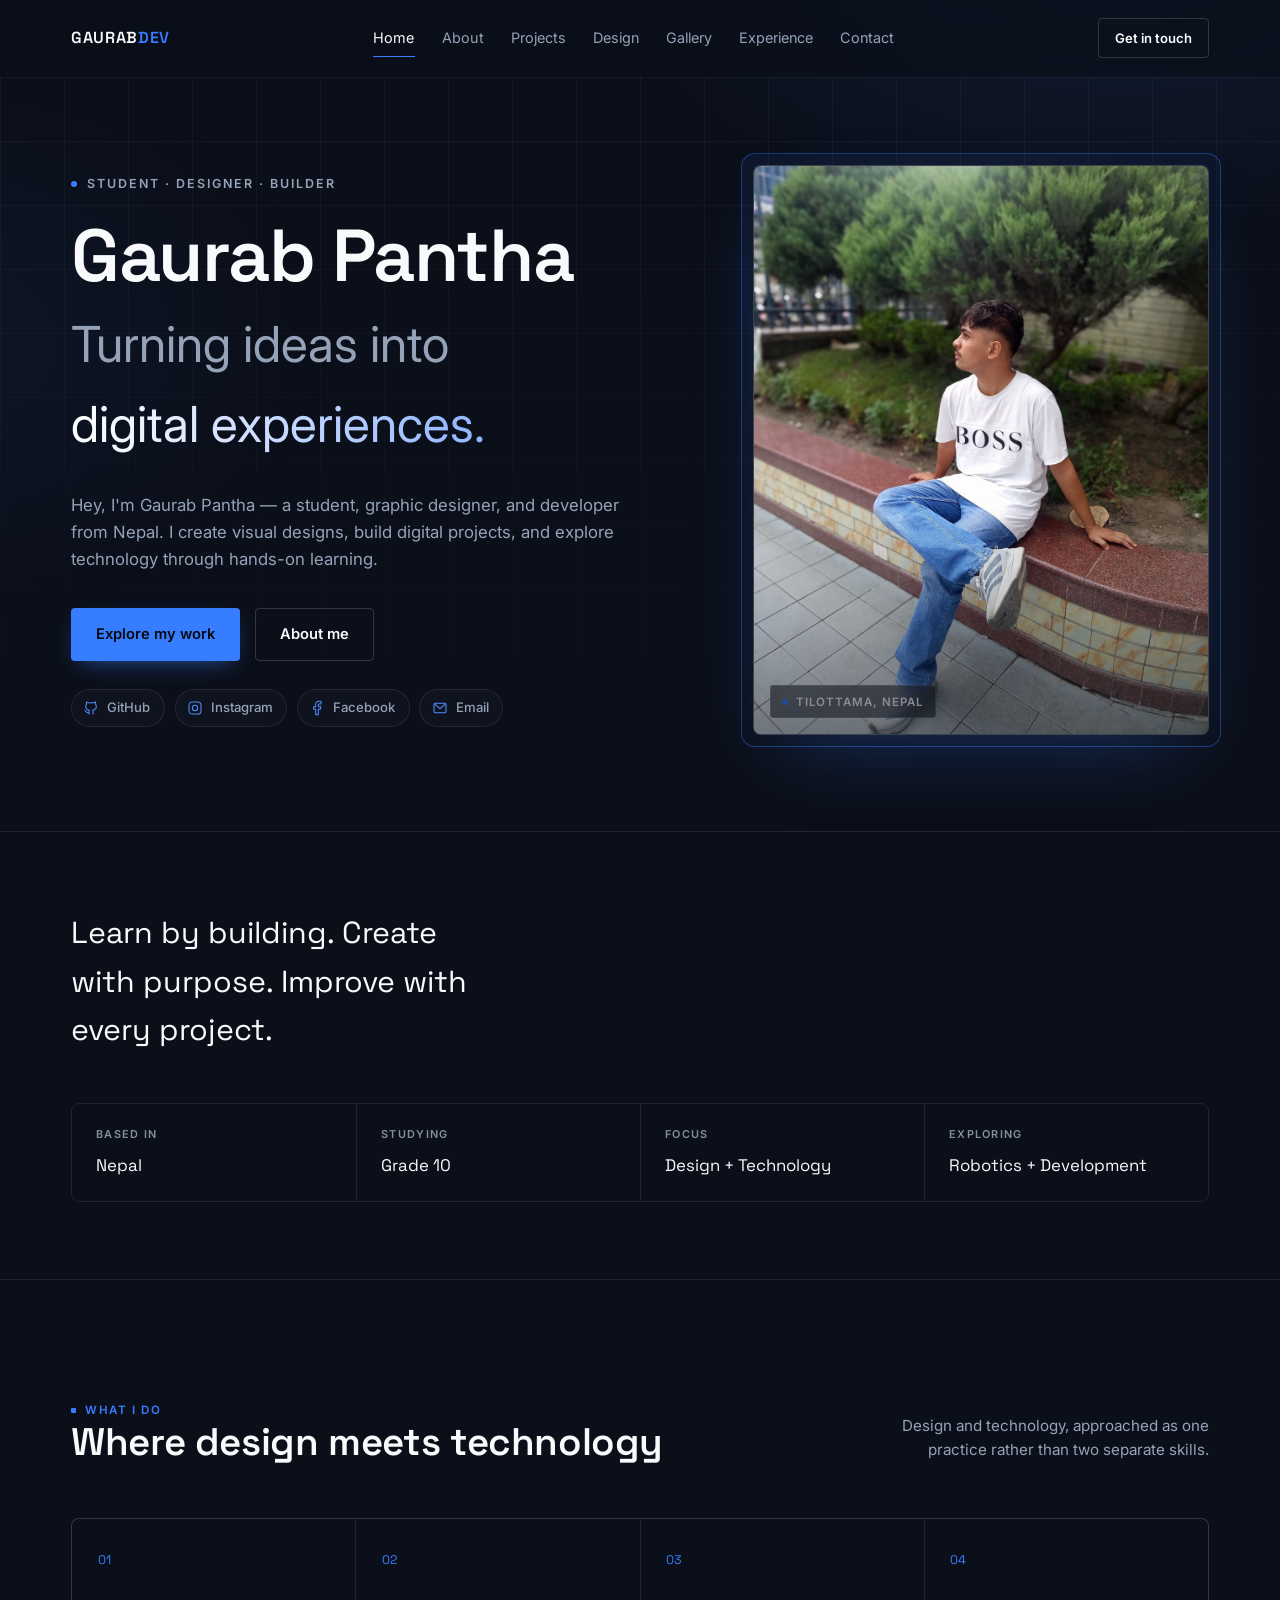
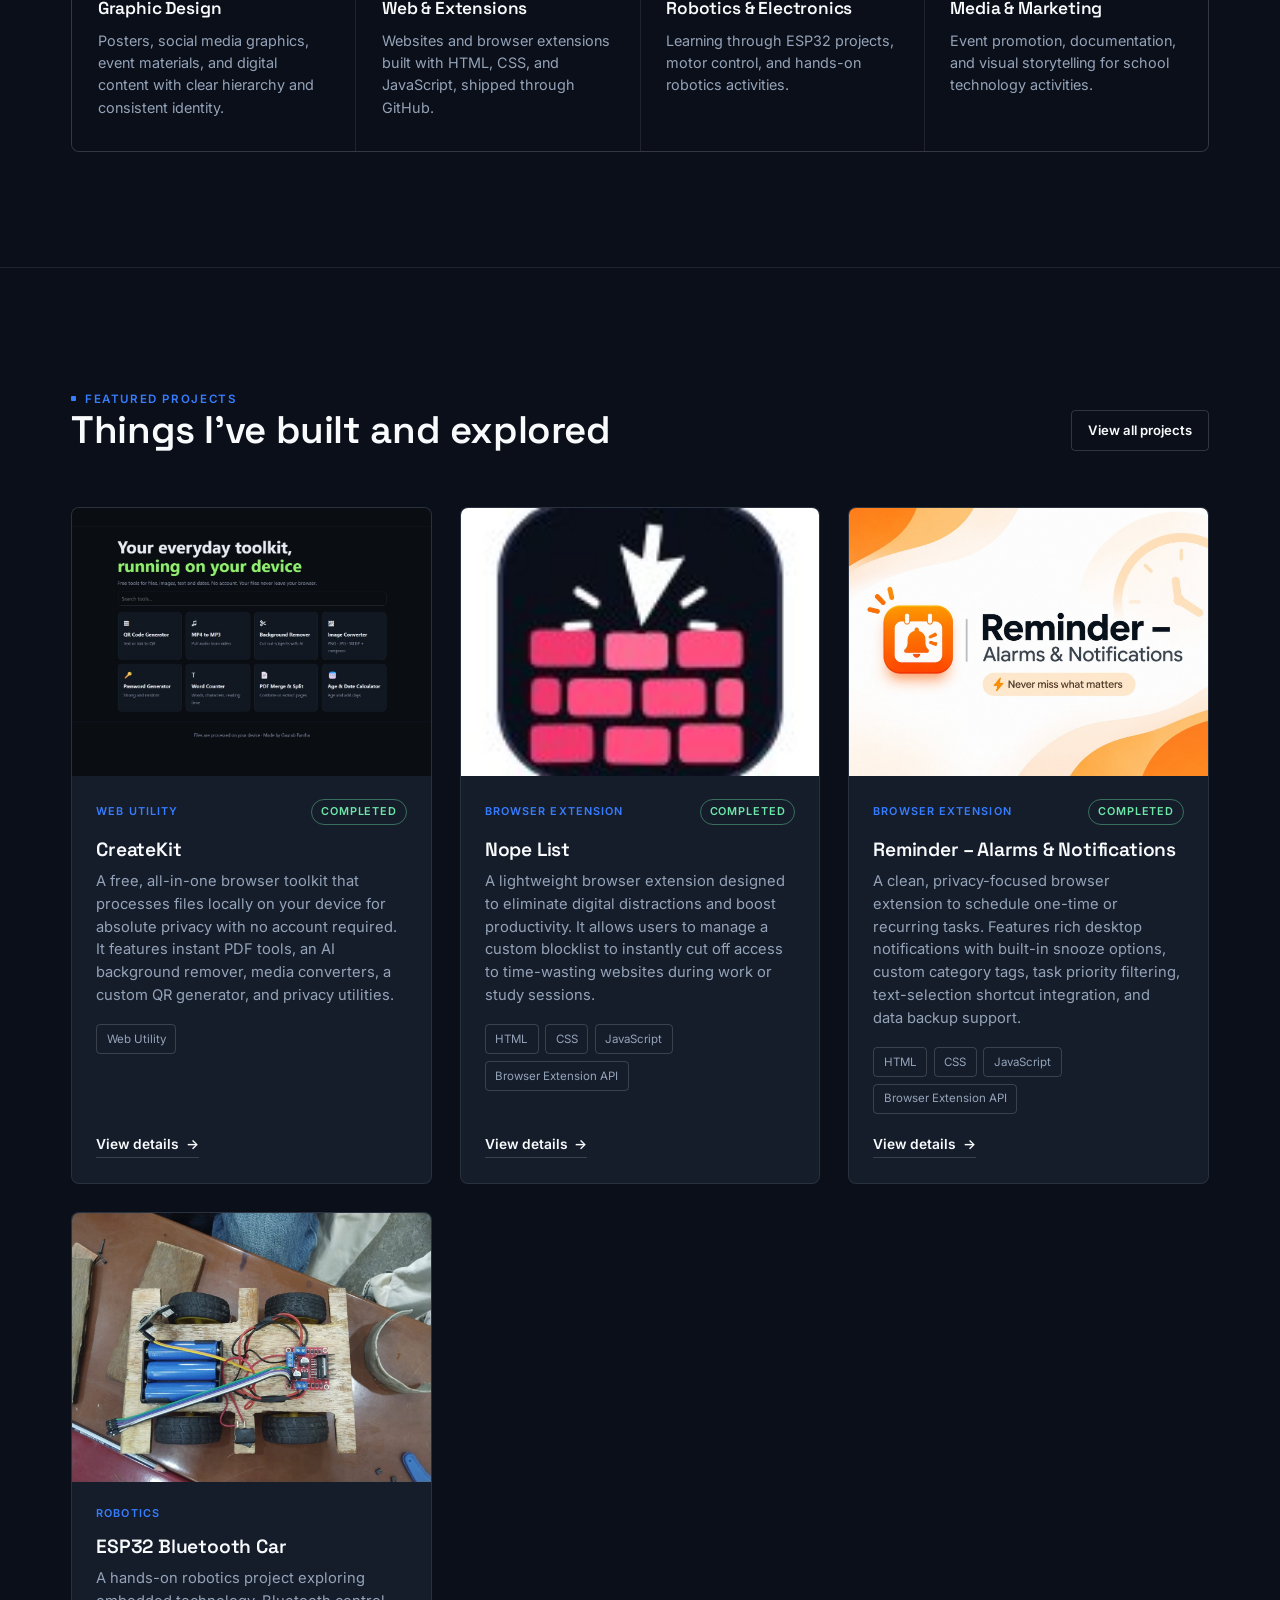
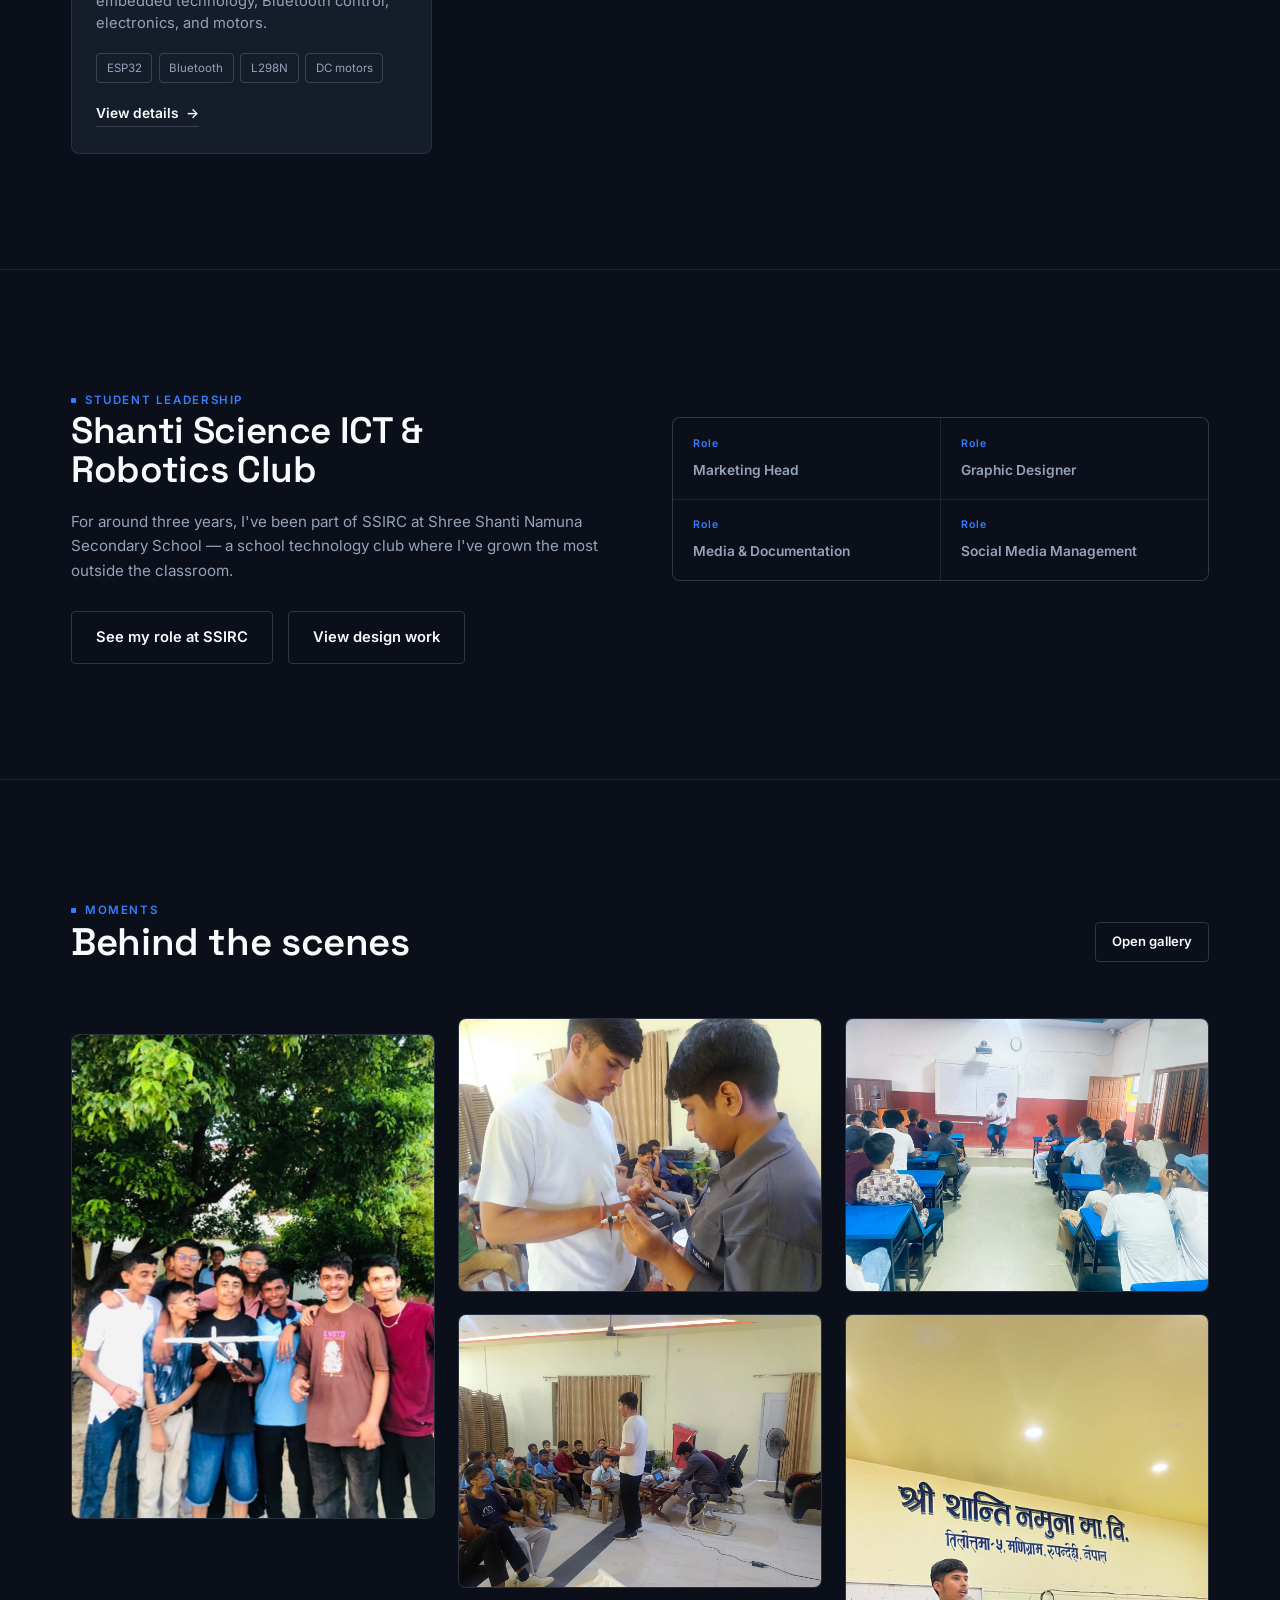
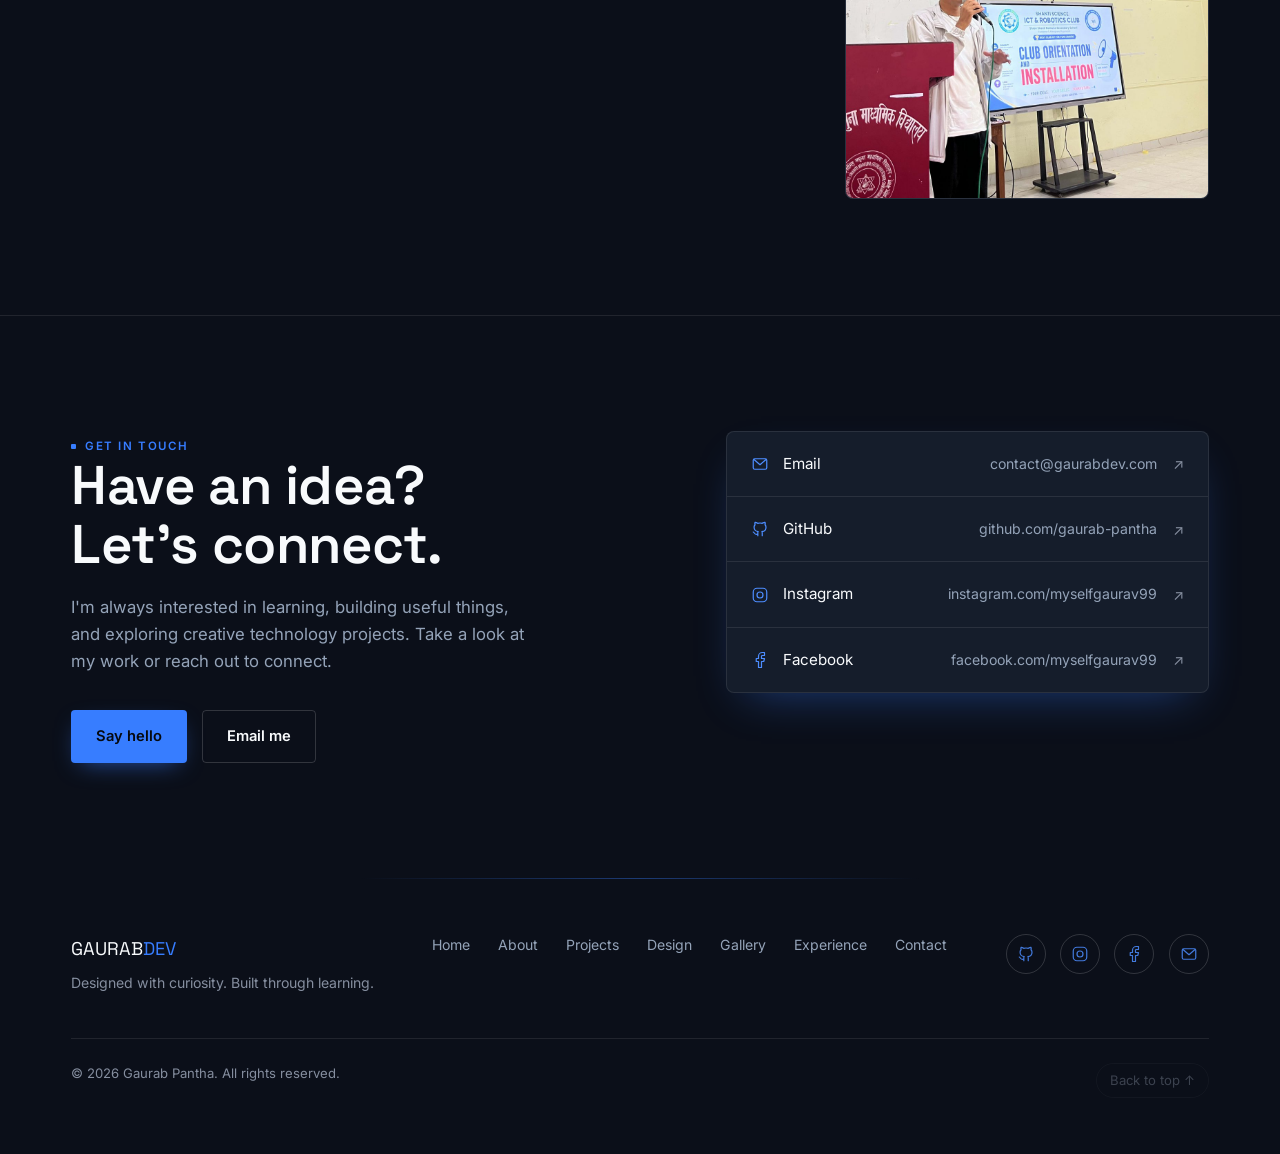
<file: index.html>
<!DOCTYPE html>
<html lang="en">
<head>
<meta charset="UTF-8">
<meta name="viewport" content="width=device-width, initial-scale=1.0">
<title>Gaurab Pantha — Designer, Developer & Technology Enthusiast</title>
<meta name="author" content="Gaurab Pantha">
<meta name="description" content="Explore the portfolio of Gaurab Pantha, a student from Nepal working across graphic design, web development, browser extensions, and technology projects also the founder of nexrix.">
<meta property="og:type" content="website">
<meta property="og:title" content="Gaurab Pantha — Designer, Developer & Technology Enthusiast">
<meta property="og:description" content="Explore the portfolio of Gaurab Pantha, a student from Nepal working across graphic design, web development, browser extensions, and technology projects.">
<meta property="og:url" content="https://gaurabdev.com/">
<meta property="og:site_name" content="GAURABDEV">
<meta property="og:image" content="https://gaurabdev.com/assets/images/og-card.jpg">
<meta property="og:image:width" content="1200">
<meta property="og:image:height" content="630">
<meta property="og:image:alt" content="Gaurab Pantha — student, designer and developer from Nepal">
<meta name="twitter:card" content="summary_large_image">
<meta name="twitter:image" content="https://gaurabdev.com/assets/images/og-card.jpg">
<link rel="canonical" href="https://gaurabdev.com/">
<meta name="theme-color" content="#0B0F19">
<meta name="color-scheme" content="dark">
<script>document.documentElement.classList.add("js")</script>
<link rel="icon" href="/favicon.svg" type="image/svg+xml">
<link rel="icon" href="/favicon.ico" sizes="48x48">
<link rel="icon" href="/favicon-192.png" type="image/png" sizes="192x192">
<link rel="apple-touch-icon" href="/apple-touch-icon.png">
<link rel="preconnect" href="https://fonts.googleapis.com">
<link rel="preconnect" href="https://fonts.gstatic.com" crossorigin>
<link href="https://fonts.googleapis.com/css2?family=Space+Grotesk:wght@500;600;700&amp;family=Inter:wght@400;500;600;700&amp;display=swap" rel="stylesheet">
<link rel="stylesheet" href="/css/style.css">
<link rel="stylesheet" href="/css/responsive.css">
<script type="application/ld+json">
{
  "@context": "https://schema.org",
  "@type": "Person",
  "name": "Gaurab Pantha",
  "alternateName": ["Gaurav Pantha", "myselfgaurav99"],
  "givenName": "Gaurab",
  "familyName": "Pantha",
  "url": "https://gaurabdev.com/",
  "image": "https://gaurabdev.com/assets/images/profile/gaurab.jpg",
  "jobTitle": "Student, graphic designer and developer",
  "description": "Student from Nepal working across graphic design, web development, browser extensions, and technology projects.",
  "address": { "@type": "PostalAddress", "addressLocality": "Tilottama", "addressCountry": "NP" },
  "knowsAbout": [
    "Web Development",
    "Robotics",
    "Graphic Design",
    "ESP32",
    "JavaScript"
  ],
  "affiliation": [
    {
      "@type": "EducationalOrganization",
      "name": "Shree Shanti Namuna Secondary School",
      "address": { "@type": "PostalAddress", "addressLocality": "Tilottama", "addressCountry": "NP" }
    },
    {
      "@type": "Organization",
      "name": "Shanti Science ICT & Robotics Club",
      "url": "https://shantisirc.com"
    }
  ],
  "sameAs": [
    "https://github.com/gaurab-pantha",
    "https://www.instagram.com/myselfgaurav99/",
    "https://www.facebook.com/myselfgaurav99"
  ]
}
</script>
<script type="application/ld+json">
{
  "@context": "https://schema.org",
  "@type": "WebSite",
  "name": "GAURABDEV",
  "alternateName": ["Gaurab Pantha", "Gaurav Pantha", "myselfgaurav99"],
  "url": "https://gaurabdev.com/",
  "description": "Portfolio of Gaurab Pantha: graphic design, web development and technology projects.",
  "inLanguage": "en",
  "author": {
    "@type": "Person",
    "name": "Gaurab Pantha",
    "url": "https://gaurabdev.com/"
  }
}
</script>
</head>
<body>

<a href="#main" class="skip-link">Skip to content</a>
<div class="scroll-progress" aria-hidden="true"></div>

<header class="site-header">
  <div class="container nav">
    <a href="/" class="nav-logo" aria-label="GAURABDEV — home">GAURAB<span>DEV</span></a>

    <nav class="nav-links" aria-label="Primary">
    <a href="/" aria-current="page">Home</a>
    <a href="/about/">About</a>
    <a href="/projects/">Projects</a>
    <a href="/design/">Design</a>
    <a href="/gallery/">Gallery</a>
    <a href="/experience/">Experience</a>
    <a href="/contact/">Contact</a>
    </nav>

    <div class="nav-cta">
      <a href="/contact/" class="btn btn-ghost btn-small">Get in touch</a>
      <button class="nav-toggle" aria-label="Toggle menu" aria-expanded="false" aria-controls="mobile-menu">
        <span></span><span></span><span></span>
      </button>
    </div>
  </div>

  <nav id="mobile-menu" class="mobile-menu" aria-label="Mobile">
    <a href="/" aria-current="page">Home</a>
    <a href="/about/">About</a>
    <a href="/projects/">Projects</a>
    <a href="/design/">Design</a>
    <a href="/gallery/">Gallery</a>
    <a href="/experience/">Experience</a>
    <a href="/contact/">Contact</a>
    <a href="/contact/" class="btn btn-primary">Get in touch</a>
  </nav>
</header>

<main id="main" tabindex="-1">

  <section class="hero">
    <div class="grid-bg" aria-hidden="true"></div>
    <div class="container hero-grid">
      <div data-reveal>
        <p class="hero-label"><span class="dot"></span><span data-bind="profile.heroLabel">Student &middot; Designer &middot; Builder</span></p>
        <h1 class="hero-name">Gaurab Pantha</h1>
        <p class="hero-statement"><span data-hero-1>Turning ideas into</span><br><em data-hero-2>digital experiences.</em></p>
        <p class="hero-copy" data-bind="profile.intro">Hey, I'm Gaurab Pantha — a student, graphic designer, and developer from Nepal. I create visual designs, build digital projects, and explore technology through hands-on learning.</p>
        <div class="hero-actions">
          <a href="/projects/" class="btn btn-primary" data-bind="pages.home.cta1">Explore my work</a>
          <a href="/about/" class="btn btn-ghost" data-bind="pages.home.cta2">About me</a>
        </div>
        <ul class="hero-socials" aria-label="Social links">
          <li><a data-link="github" href="https://github.com/gaurab-pantha" target="_blank" rel="noopener"><img src="/assets/icons/github.svg" alt="" width="18" height="18">GitHub</a></li>
          <li><a data-link="instagram" href="#" target="_blank" rel="noopener" hidden><img src="/assets/icons/instagram.svg" alt="" width="18" height="18">Instagram</a></li>
          <li><a data-link="facebook" href="#" target="_blank" rel="noopener" hidden><img src="/assets/icons/facebook.svg" alt="" width="18" height="18">Facebook</a></li>
          <li><a data-link="email" href="#" hidden><img src="/assets/icons/mail.svg" alt="" width="18" height="18">Email</a></li>
        </ul>
      </div>
      <div class="hero-visual" data-reveal>
        <div class="hero-portrait">
          <img fetchpriority="high" width="1080" height="1440" data-bind-src="profile.profileImage" alt="Portrait of Gaurab Pantha">
          <noscript><img width="1080" height="1440" src="/assets/images/profile/gaurab.jpg" alt="Portrait of Gaurab Pantha"></noscript>
          <span class="hero-portrait-tag"><span class="dot"></span><span data-bind="profile.location">Tilottama, Nepal</span></span>
        </div>
      </div>
    </div>
  </section>

  <section class="section section--tight">
    <div class="container">
      <p class="intro-lead" data-bind="pages.home.lead" data-reveal>Learn by building. Create with purpose. Improve with every project.</p>
      <div class="intro-grid" id="facts-grid" data-reveal>
        <div class="intro-item"><div class="intro-item-label">Based in</div><div class="intro-item-value">Nepal</div></div>
        <div class="intro-item"><div class="intro-item-label">Studying</div><div class="intro-item-value">Grade 10</div></div>
        <div class="intro-item"><div class="intro-item-label">Focus</div><div class="intro-item-value">Design + Technology</div></div>
        <div class="intro-item"><div class="intro-item-label">Exploring</div><div class="intro-item-value">Robotics + Development</div></div>
      </div>
    </div>
  </section>

  <section class="section">
    <div class="container">
      <div class="section-head" data-reveal>
        <div>
          <p class="eyebrow" data-bind="pages.homeWhat.eyebrow">What I do</p>
          <h2 class="section-title" data-bind="pages.homeWhat.title">Where design meets technology</h2>
        </div>
        <p class="section-meta" data-bind="pages.homeWhat.lead">Design and technology, approached as one practice rather than two separate skills.</p>
      </div>

      <div class="services-grid" id="services-grid" data-reveal>
        <div class="service-card"><div class="service-num">01</div><h3 class="service-title">Graphic Design</h3><p class="service-desc">Posters, social media graphics, event materials, and digital content with clear hierarchy and consistent identity.</p></div>
        <div class="service-card"><div class="service-num">02</div><h3 class="service-title">Web &amp; Extensions</h3><p class="service-desc">Websites and browser extensions built with HTML, CSS, and JavaScript, shipped through GitHub.</p></div>
        <div class="service-card"><div class="service-num">03</div><h3 class="service-title">Robotics &amp; Electronics</h3><p class="service-desc">Learning through ESP32 projects, motor control, and hands-on robotics activities.</p></div>
        <div class="service-card"><div class="service-num">04</div><h3 class="service-title">Media &amp; Marketing</h3><p class="service-desc">Event promotion, documentation, and visual storytelling for school technology activities.</p></div>
      </div>
    </div>
  </section>

  <section class="section" id="work">
    <div class="container">
      <div class="section-head" data-reveal>
        <div>
          <p class="eyebrow" data-bind="pages.homeProjects.eyebrow">Featured projects</p>
          <h2 class="section-title" data-bind="pages.homeProjects.title">Things I've built and explored</h2>
        </div>
        <a href="/projects/" class="btn btn-ghost btn-small">View all projects</a>
      </div>

      <div class="project-grid" id="project-grid" data-featured data-needs-content>
        <noscript><p class="empty-note">Turn on JavaScript to see projects.</p></noscript>
      </div>
    </div>
  </section>

  <section class="section">
    <div class="container">
      <div class="ssirc-panel">
        <div data-reveal>
          <p class="eyebrow" data-bind="pages.homeSsirc.eyebrow">Student leadership</p>
          <h2 class="ssirc-heading" data-bind="pages.homeSsirc.title">Shanti Science ICT &amp; Robotics Club</h2>
          <p class="ssirc-meta" data-ssirc-summary>For around three years, I've been part of SSIRC at Shree Shanti Namuna Secondary School.</p>
          <div class="hero-actions" style="margin-top:1.75rem;">
            <a href="/experience/" class="btn btn-ghost">See my role at SSIRC</a>
            <a href="/design/" class="btn btn-ghost">View design work</a>
          </div>
        </div>
        <div class="role-list" data-reveal data-roles>
          <div class="role-item"><span>Role</span>Marketing Head</div>
          <div class="role-item"><span>Role</span>Graphic Designing Head</div>
          <div class="role-item"><span>Role</span>Media &amp; Documentation Head</div>
          <div class="role-item"><span>Role</span>Administrator Head</div>
        </div>
      </div>
    </div>
  </section>

  <section class="section">
    <div class="container">
      <div class="section-head" data-reveal>
        <div>
          <p class="eyebrow" data-bind="pages.homeMoments.eyebrow">Moments</p>
          <h2 class="section-title" data-bind="pages.homeMoments.title">Behind the scenes</h2>
        </div>
        <a href="/gallery/" class="btn btn-ghost btn-small">Open gallery</a>
      </div>

      <div class="gallery-grid" id="gallery-grid" data-limit="6" data-needs-content></div>
    </div>
  </section>

  <section class="section contact-section">
    <div class="container">
      <div class="contact-layout">
        <div data-reveal>
          <p class="eyebrow" data-bind="pages.homeContact.eyebrow">Get in touch</p>
          <h2 class="contact-heading" data-bind="pages.homeContact.title">Have an idea? Let's connect.</h2>
          <p class="contact-desc" data-bind="pages.homeContact.text">I'm always interested in learning, building useful things, and exploring creative technology projects. Take a look at my work or reach out to connect.</p>
          <div class="contact-actions">
            <a href="/contact/" class="btn btn-primary">Say hello</a>
            <a data-link="email" href="#" class="btn btn-ghost" hidden>Email me</a>
          </div>
        </div>
        <div class="contact-links" data-reveal>
          <a class="contact-link-row" data-link="email" href="#" hidden><span class="contact-link-label"><img class="icon" src="/assets/icons/mail.svg" alt="" width="18" height="18">Email</span><span class="contact-link-value"></span></a>
          <a class="contact-link-row" data-link="github" href="https://github.com/gaurab-pantha" target="_blank" rel="noopener"><span class="contact-link-label"><img class="icon" src="/assets/icons/github.svg" alt="" width="18" height="18">GitHub</span><span class="contact-link-value">github.com/gaurab-pantha</span></a>
          <a class="contact-link-row" data-link="instagram" href="#" target="_blank" rel="noopener" hidden><span class="contact-link-label"><img class="icon" src="/assets/icons/instagram.svg" alt="" width="18" height="18">Instagram</span><span class="contact-link-value"></span></a>
          <a class="contact-link-row" data-link="facebook" href="#" target="_blank" rel="noopener" hidden><span class="contact-link-label"><img class="icon" src="/assets/icons/facebook.svg" alt="" width="18" height="18">Facebook</span><span class="contact-link-value"></span></a>
        </div>
      </div>
    </div>
  </section>

</main>

<footer class="site-footer">
  <div class="container">
    <div class="footer-top">
      <div>
        <div class="footer-brand">GAURAB<span>DEV</span></div>
        <div class="footer-tagline" data-bind="pages.footer.tagline">Designed with curiosity. Built through learning.</div>
      </div>
      <nav class="footer-links" aria-label="Footer">
        <a href="/">Home</a>
        <a href="/about/">About</a>
        <a href="/projects/">Projects</a>
        <a href="/design/">Design</a>
        <a href="/gallery/">Gallery</a>
        <a href="/experience/">Experience</a>
        <a href="/contact/">Contact</a>
      </nav>
      <div class="footer-social"></div>
    </div>
    <div class="footer-bottom">
      <span>&copy; <span id="year">2026</span> Gaurab Pantha. All rights reserved.</span>
      <a href="#main" class="back-to-top">Back to top &uarr;</a>
    </div>
  </div>
</footer>

<div class="lightbox" role="dialog" aria-modal="true" aria-label="Image viewer" aria-hidden="true">
  <div class="lightbox-inner">
    <button class="lightbox-close" aria-label="Close image">&times;</button>
    <img alt="">
    <p class="lightbox-cap"></p>
  </div>
</div>

<script src="/js/content.js"></script>
<script src="/js/main.js"></script>
<script>document.getElementById("year").textContent=new Date().getFullYear()</script>
</file>
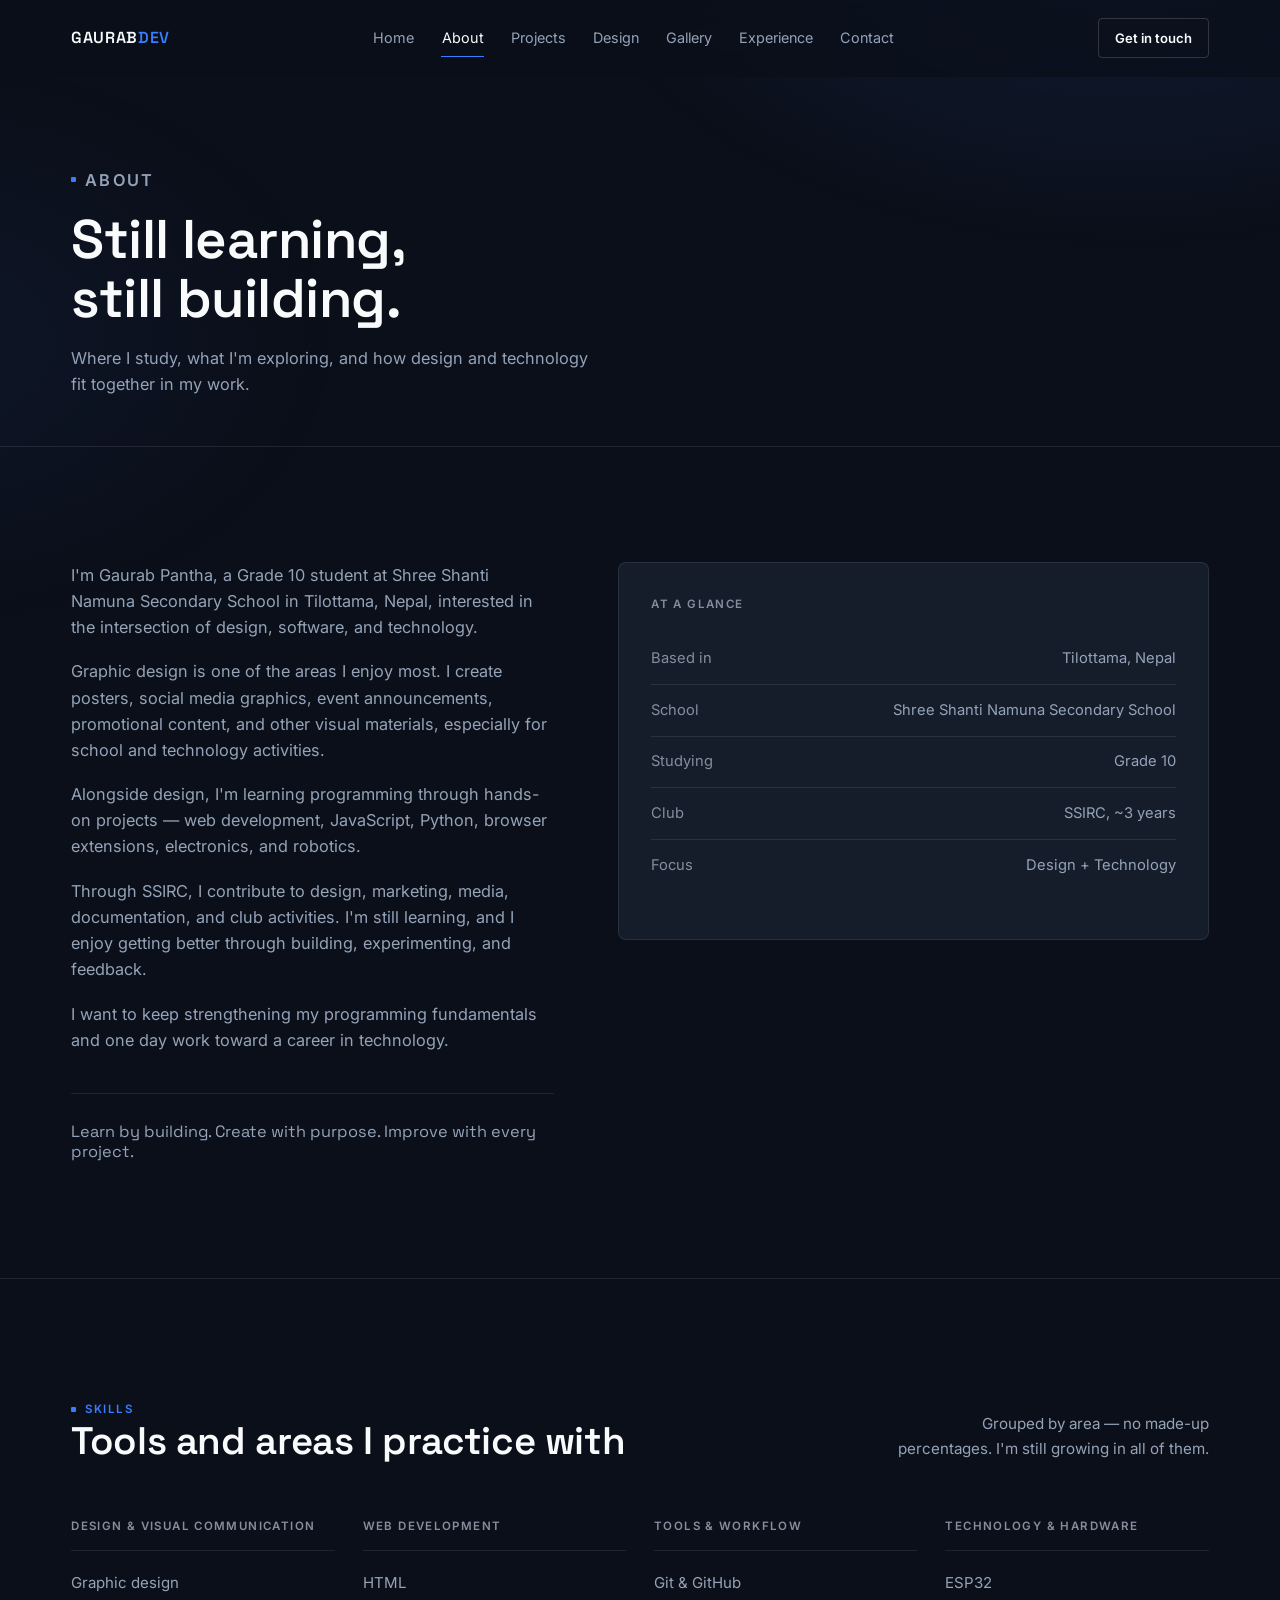
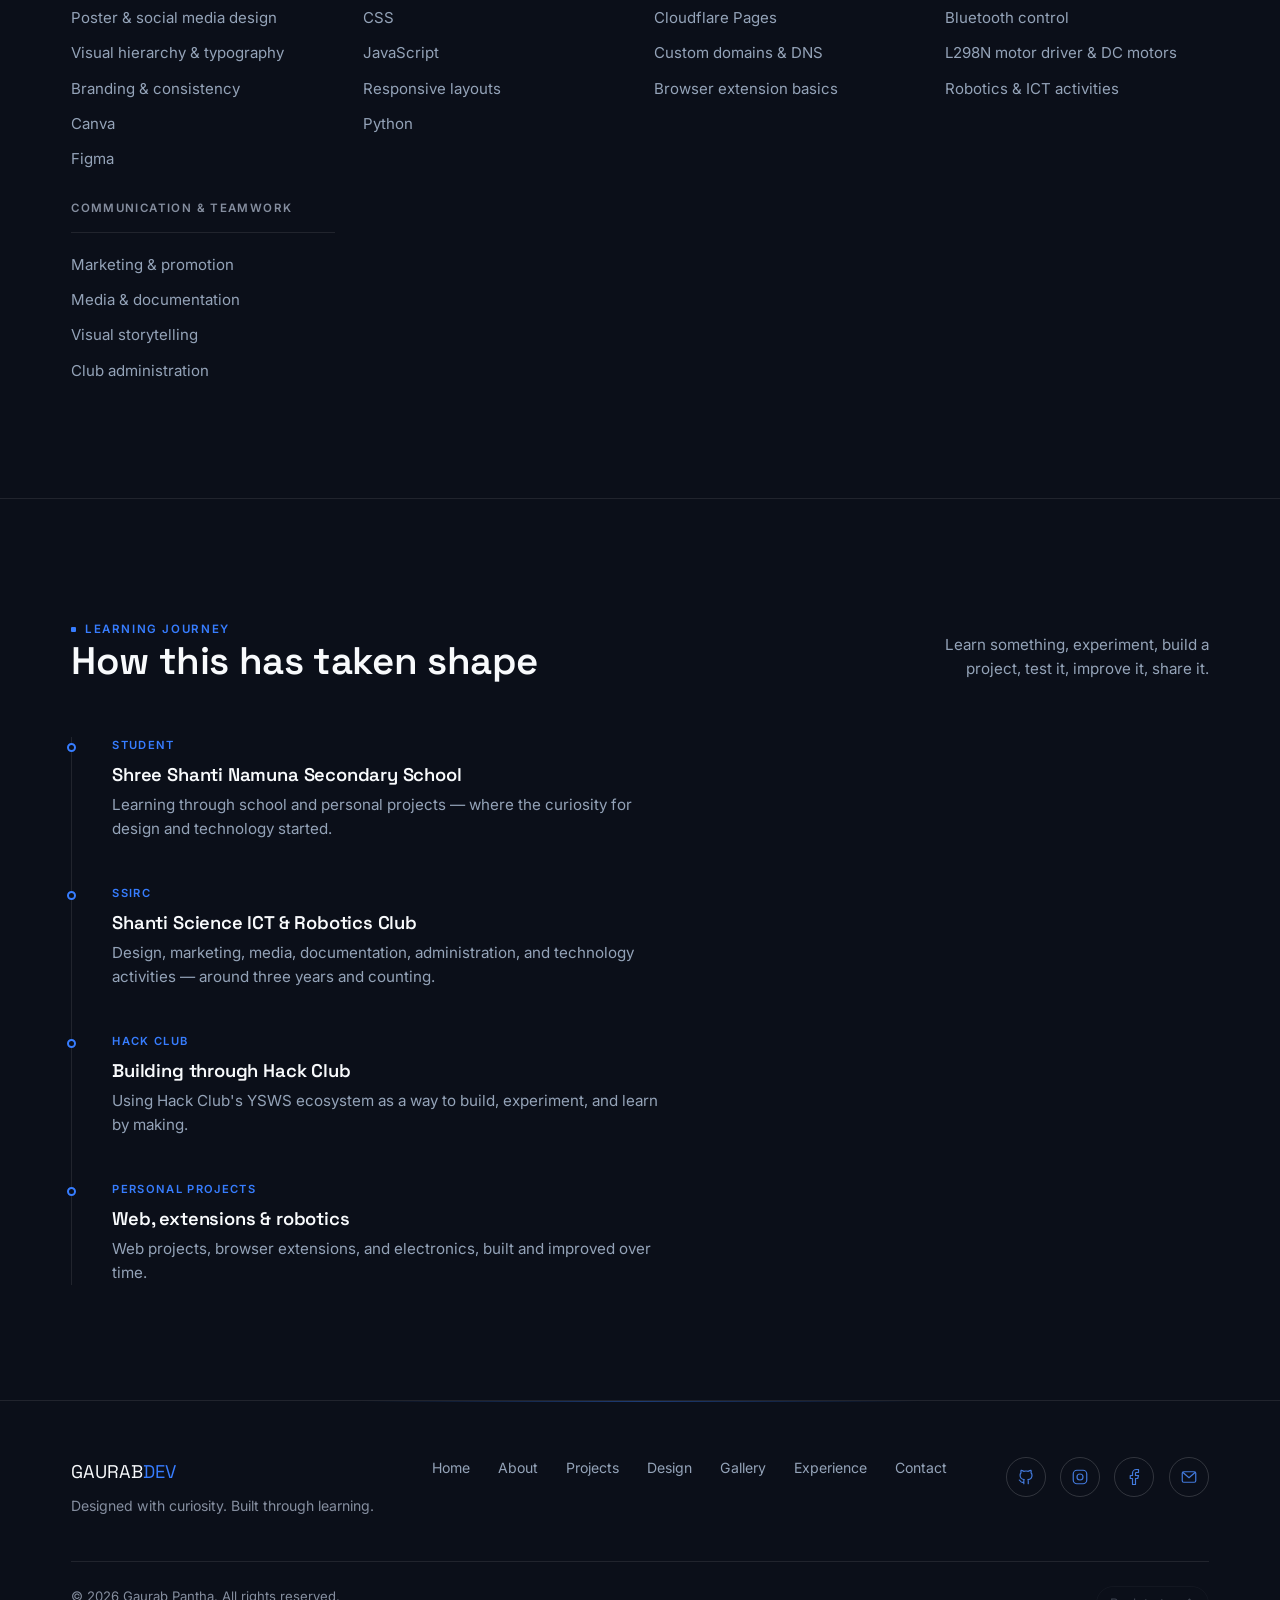
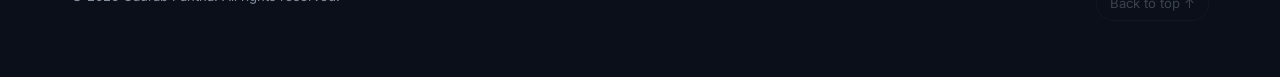
<file: about/index.html>
<!DOCTYPE html>
<html lang="en">
<head>
<meta charset="UTF-8">
<meta name="viewport" content="width=device-width, initial-scale=1.0">
<title>About — Gaurab Pantha</title>
<meta name="author" content="Gaurab Pantha">
<meta name="description" content="Gaurab Pantha is a Grade 10 student from Nepal interested in graphic design, web development, robotics and technology.">
<meta property="og:type" content="website">
<meta property="og:title" content="About — Gaurab Pantha">
<meta property="og:description" content="Gaurab Pantha is a Grade 10 student from Nepal interested in graphic design, web development, robotics and technology.">
<meta property="og:url" content="https://gaurabdev.com/about/">
<meta property="og:site_name" content="GAURABDEV">
<meta property="og:image" content="https://gaurabdev.com/assets/images/og-card.jpg">
<meta property="og:image:width" content="1200">
<meta property="og:image:height" content="630">
<meta property="og:image:alt" content="Gaurab Pantha — student, designer and developer from Nepal">
<meta name="twitter:card" content="summary_large_image">
<meta name="twitter:image" content="https://gaurabdev.com/assets/images/og-card.jpg">
<link rel="canonical" href="https://gaurabdev.com/about/">
<meta name="theme-color" content="#0B0F19">
<meta name="color-scheme" content="dark">
<script>document.documentElement.classList.add("js")</script>
<link rel="icon" href="/favicon.svg" type="image/svg+xml">
<link rel="icon" href="/favicon.ico" sizes="48x48">
<link rel="icon" href="/favicon-192.png" type="image/png" sizes="192x192">
<link rel="apple-touch-icon" href="/apple-touch-icon.png">
<link rel="preconnect" href="https://fonts.googleapis.com">
<link rel="preconnect" href="https://fonts.gstatic.com" crossorigin>
<link href="https://fonts.googleapis.com/css2?family=Space+Grotesk:wght@500;600;700&amp;family=Inter:wght@400;500;600;700&amp;display=swap" rel="stylesheet">
<link rel="stylesheet" href="/css/style.css">
<link rel="stylesheet" href="/css/responsive.css">
<script type="application/ld+json">
{
  "@context": "https://schema.org",
  "@type": "BreadcrumbList",
  "itemListElement": [
    {
      "@type": "ListItem",
      "position": 1,
      "name": "Home",
      "item": "https://gaurabdev.com/"
    },
    {
      "@type": "ListItem",
      "position": 2,
      "name": "About",
      "item": "https://gaurabdev.com/about/"
    }
  ]
}
</script>
<script type="application/ld+json">
{
  "@context": "https://schema.org",
  "@type": "ProfilePage",
  "url": "https://gaurabdev.com/about/",
  "mainEntity": {
    "@type": "Person",
    "name": "Gaurab Pantha",
    "alternateName": ["Gaurav Pantha", "myselfgaurav99"],
    "birthDate": 2010-12-13",
    "url": "https://gaurabdev.com/",
    "image": "https://gaurabdev.com/assets/images/profile/gaurab.jpg"
  }
}
</script>
</head>
<body>

<a href="#main" class="skip-link">Skip to content</a>
<div class="scroll-progress" aria-hidden="true"></div>

<header class="site-header">
  <div class="container nav">
    <a href="/" class="nav-logo" aria-label="GAURABDEV — home">GAURAB<span>DEV</span></a>

    <nav class="nav-links" aria-label="Primary">
    <a href="/">Home</a>
    <a href="/about/" aria-current="page">About</a>
    <a href="/projects/">Projects</a>
    <a href="/design/">Design</a>
    <a href="/gallery/">Gallery</a>
    <a href="/experience/">Experience</a>
    <a href="/contact/">Contact</a>
    </nav>

    <div class="nav-cta">
      <a href="/contact/" class="btn btn-ghost btn-small">Get in touch</a>
      <button class="nav-toggle" aria-label="Toggle menu" aria-expanded="false" aria-controls="mobile-menu">
        <span></span><span></span><span></span>
      </button>
    </div>
  </div>

  <nav id="mobile-menu" class="mobile-menu" aria-label="Mobile">
    <a href="/">Home</a>
    <a href="/about/" aria-current="page">About</a>
    <a href="/projects/">Projects</a>
    <a href="/design/">Design</a>
    <a href="/gallery/">Gallery</a>
    <a href="/experience/">Experience</a>
    <a href="/contact/">Contact</a>
    <a href="/contact/" class="btn btn-primary">Get in touch</a>
  </nav>
</header>

<main id="main" tabindex="-1">

  <div class="page-header">
    <div class="container">
      <p class="eyebrow" data-bind="pages.about.eyebrow" data-reveal>About</p>
      <h1 data-bind="pages.about.title" data-reveal>Still learning, still building.</h1>
      <p data-bind="pages.about.lead" data-reveal>Where I study, what I'm exploring, and how design and technology fit together in my work.</p>
    </div>
  </div>

  <section class="section">
    <div class="container about-layout">
      <div class="about-copy" id="about-copy" data-reveal>
        <p>I'm Gaurab Pantha, a Grade 10 student at Shree Shanti Namuna Secondary School in Tilottama, Nepal, interested in the intersection of design, software, and technology.</p>
      </div>
      <aside class="about-side" data-reveal>
        <p class="about-side-title">At a glance</p>
        <dl>
          <div class="about-fact"><dt>Based in</dt><dd data-bind="profile.location">Nepal</dd></div>
          <div class="about-fact"><dt>School</dt><dd data-bind="profile.school">Shree Shanti Namuna Secondary School</dd></div>
          <div class="about-fact"><dt>Studying</dt><dd data-bind="profile.grade">Grade 10</dd></div>
          <div class="about-fact"><dt>Club</dt><dd>SSIRC, ~3 years</dd></div>
          <div class="about-fact"><dt>Focus</dt><dd>Design + Technology</dd></div>
        </dl>
      </aside>
    </div>
  </section>

  <section class="section">
    <div class="container">
      <div class="section-head" data-reveal>
        <div>
          <p class="eyebrow" data-bind="pages.aboutSkills.eyebrow">Skills</p>
          <h2 class="section-title" data-bind="pages.aboutSkills.title">Tools and areas I practice with</h2>
        </div>
        <p class="section-meta" data-bind="pages.aboutSkills.lead">Grouped by area — no made-up percentages. I'm still growing in all of them.</p>
      </div>

      <div class="skills-grid" id="skills-grid" data-needs-content></div>
    </div>
  </section>

  <section class="section">
    <div class="container">
      <div class="section-head" data-reveal>
        <div>
          <p class="eyebrow" data-bind="pages.aboutJourney.eyebrow">Learning journey</p>
          <h2 class="section-title" data-bind="pages.aboutJourney.title">How this has taken shape</h2>
        </div>
        <p class="section-meta" data-bind="pages.aboutJourney.lead">Learn something, experiment, build a project, test it, improve it, share it.</p>
      </div>

      <div class="timeline" id="timeline-grid" data-reveal>
        <div class="timeline-item"><p class="timeline-stage">Student</p><h3 class="timeline-title">Shree Shanti Namuna Secondary School</h3><p class="timeline-desc">Learning through school and personal projects — where the curiosity for design and technology started.</p></div>
        <div class="timeline-item"><p class="timeline-stage">SSIRC</p><h3 class="timeline-title">Shanti Science ICT &amp; Robotics Club</h3><p class="timeline-desc">Design, marketing, media, documentation, administration, and technology activities — around three years and counting.</p></div>
        <div class="timeline-item"><p class="timeline-stage">Hack Club</p><h3 class="timeline-title">Building through Hack Club</h3><p class="timeline-desc">Using Hack Club&#x27;s YSWS ecosystem as a way to build, experiment, and learn by making.</p></div>
        <div class="timeline-item"><p class="timeline-stage">Personal projects</p><h3 class="timeline-title">Web, extensions &amp; robotics</h3><p class="timeline-desc">Web projects, browser extensions, and electronics, built and improved over time.</p></div>
      </div>
    </div>
  </section>

</main>

<footer class="site-footer">
  <div class="container">
    <div class="footer-top">
      <div>
        <div class="footer-brand">GAURAB<span>DEV</span></div>
        <div class="footer-tagline" data-bind="pages.footer.tagline">Designed with curiosity. Built through learning.</div>
      </div>
      <nav class="footer-links" aria-label="Footer">
        <a href="/">Home</a>
        <a href="/about/">About</a>
        <a href="/projects/">Projects</a>
        <a href="/design/">Design</a>
        <a href="/gallery/">Gallery</a>
        <a href="/experience/">Experience</a>
        <a href="/contact/">Contact</a>
      </nav>
      <div class="footer-social"></div>
    </div>
    <div class="footer-bottom">
      <span>&copy; <span id="year">2026</span> Gaurab Pantha. All rights reserved.</span>
      <a href="#main" class="back-to-top">Back to top &uarr;</a>
    </div>
  </div>
</footer>

<script src="/js/content.js"></script>
<script src="/js/main.js"></script>
<script>document.getElementById("year").textContent=new Date().getFullYear()</script>
</file>
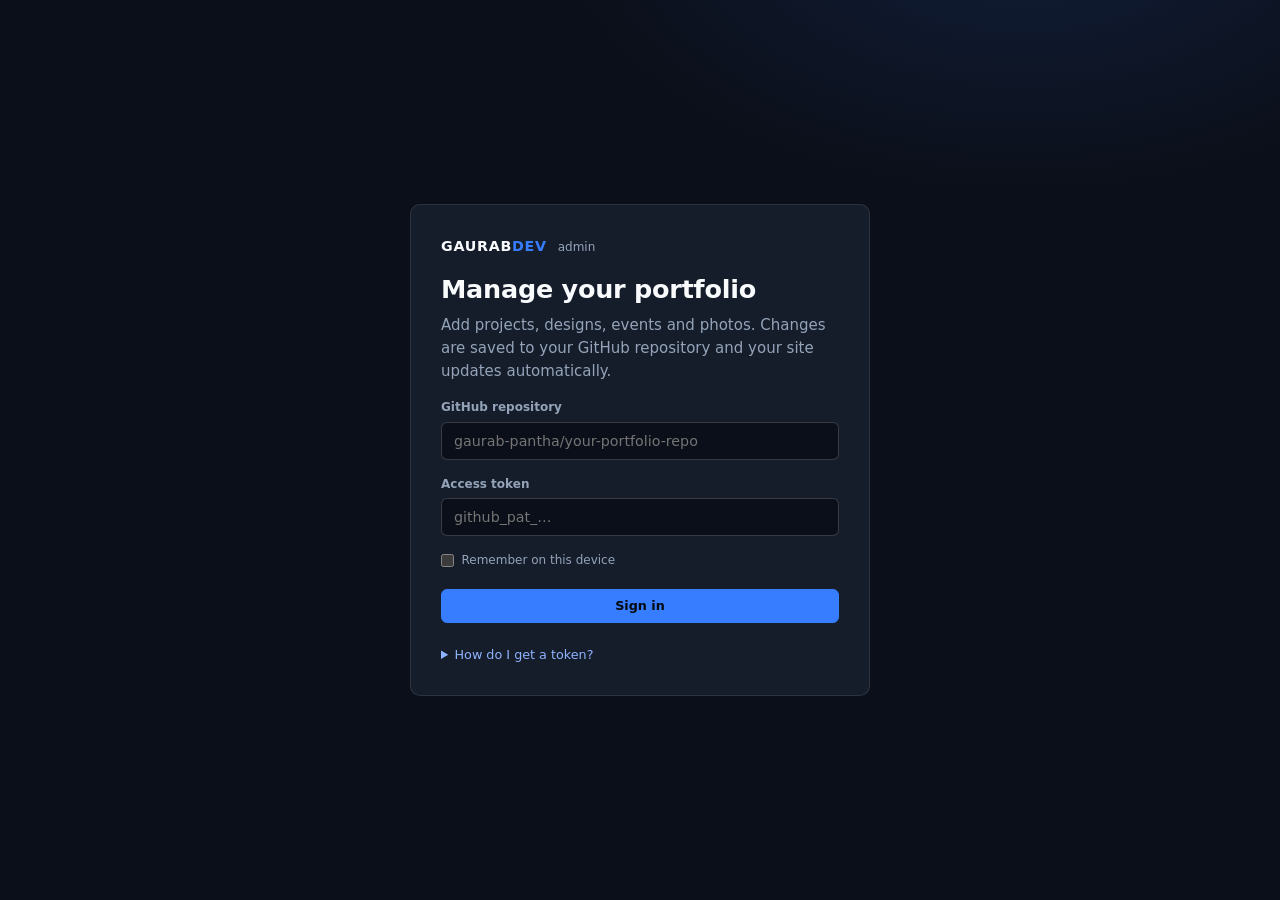
<file: admin/index.html>
<!DOCTYPE html>
<html lang="en">
<head>
<meta charset="UTF-8">
<meta name="viewport" content="width=device-width, initial-scale=1.0">
<title>Admin — GAURABDEV</title>
<meta name="robots" content="noindex,nofollow">
<meta name="theme-color" content="#0B0F19">
<meta name="color-scheme" content="dark">
<link rel="icon" href="../favicon.svg" type="image/svg+xml">
<link rel="stylesheet" href="admin.css">
</head>
<body>
<div id="app">
  <!-- Login -->
  <main id="login" class="login">
    <div class="login-card">
      <p class="brand">GAURAB<span>DEV</span> <em>admin</em></p>
      <h1>Manage your portfolio</h1>
      <p class="muted">Add projects, designs, events and photos. Changes are saved to your GitHub repository and your site updates automatically.</p>

      <form id="login-form" autocomplete="off">
        <label>GitHub repository
          <input id="in-repo" type="text" placeholder="gaurab-pantha/your-portfolio-repo" required spellcheck="false">
        </label>
        <label>Access token
          <input id="in-token" type="password" placeholder="github_pat_…" required spellcheck="false" autocomplete="off">
        </label>
        <label class="check"><input id="in-remember" type="checkbox"> Remember on this device</label>
        <p id="login-error" class="error" role="alert" hidden></p>
        <button class="btn primary" type="submit" id="login-btn">Sign in</button>
      </form>

      <details class="help">
        <summary>How do I get a token?</summary>
        <ol>
          <li>Open GitHub → <strong>Settings → Developer settings → Personal access tokens → Fine-grained tokens</strong> → <em>Generate new token</em>.</li>
          <li><strong>Repository access:</strong> “Only select repositories” → choose your portfolio repo.</li>
          <li><strong>Permissions → Repository → Contents:</strong> set to <em>Read and write</em>.</li>
          <li>Generate, copy the token, and paste it above. Only you have it — it is never stored on the website.</li>
        </ol>
      </details>
    </div>
  </main>

  <!-- Dashboard -->
  <div id="dash" hidden>
    <header class="topbar">
      <p class="brand">GAURAB<span>DEV</span> <em>admin</em></p>
      <span id="status" class="pill">Up to date</span>
      <div class="topbar-actions">
        <a class="btn ghost" href="../" target="_blank" rel="noopener">View site ↗</a>
        <button class="btn ghost" id="btn-backup" type="button">Backup</button>
        <button class="btn primary" id="btn-publish" type="button" disabled>Publish changes</button>
        <button class="btn ghost" id="btn-logout" type="button">Sign out</button>
      </div>
    </header>

    <div class="layout">
      <nav id="tabs" class="tabs" aria-label="Sections"></nav>
      <main id="panel" class="panel" tabindex="-1"></main>
    </div>
  </div>
</div>

<dialog id="editor" aria-labelledby="editor-title">
  <form id="editor-form" method="dialog" novalidate>
    <header class="editor-head">
      <h2 id="editor-title"></h2>
      <button type="button" class="icon-btn" id="editor-close" aria-label="Close">&times;</button>
    </header>
    <div id="editor-body" class="editor-body"></div>
    <p id="editor-error" class="error" role="alert" hidden></p>
    <footer class="editor-foot">
      <button type="button" class="btn ghost" id="editor-cancel">Cancel</button>
      <button type="submit" class="btn primary">Save</button>
    </footer>
  </form>
</dialog>

<div id="toast" class="toast" role="status" aria-live="polite" hidden></div>
<script src="admin.js"></script>
</body>
</html>
</file>
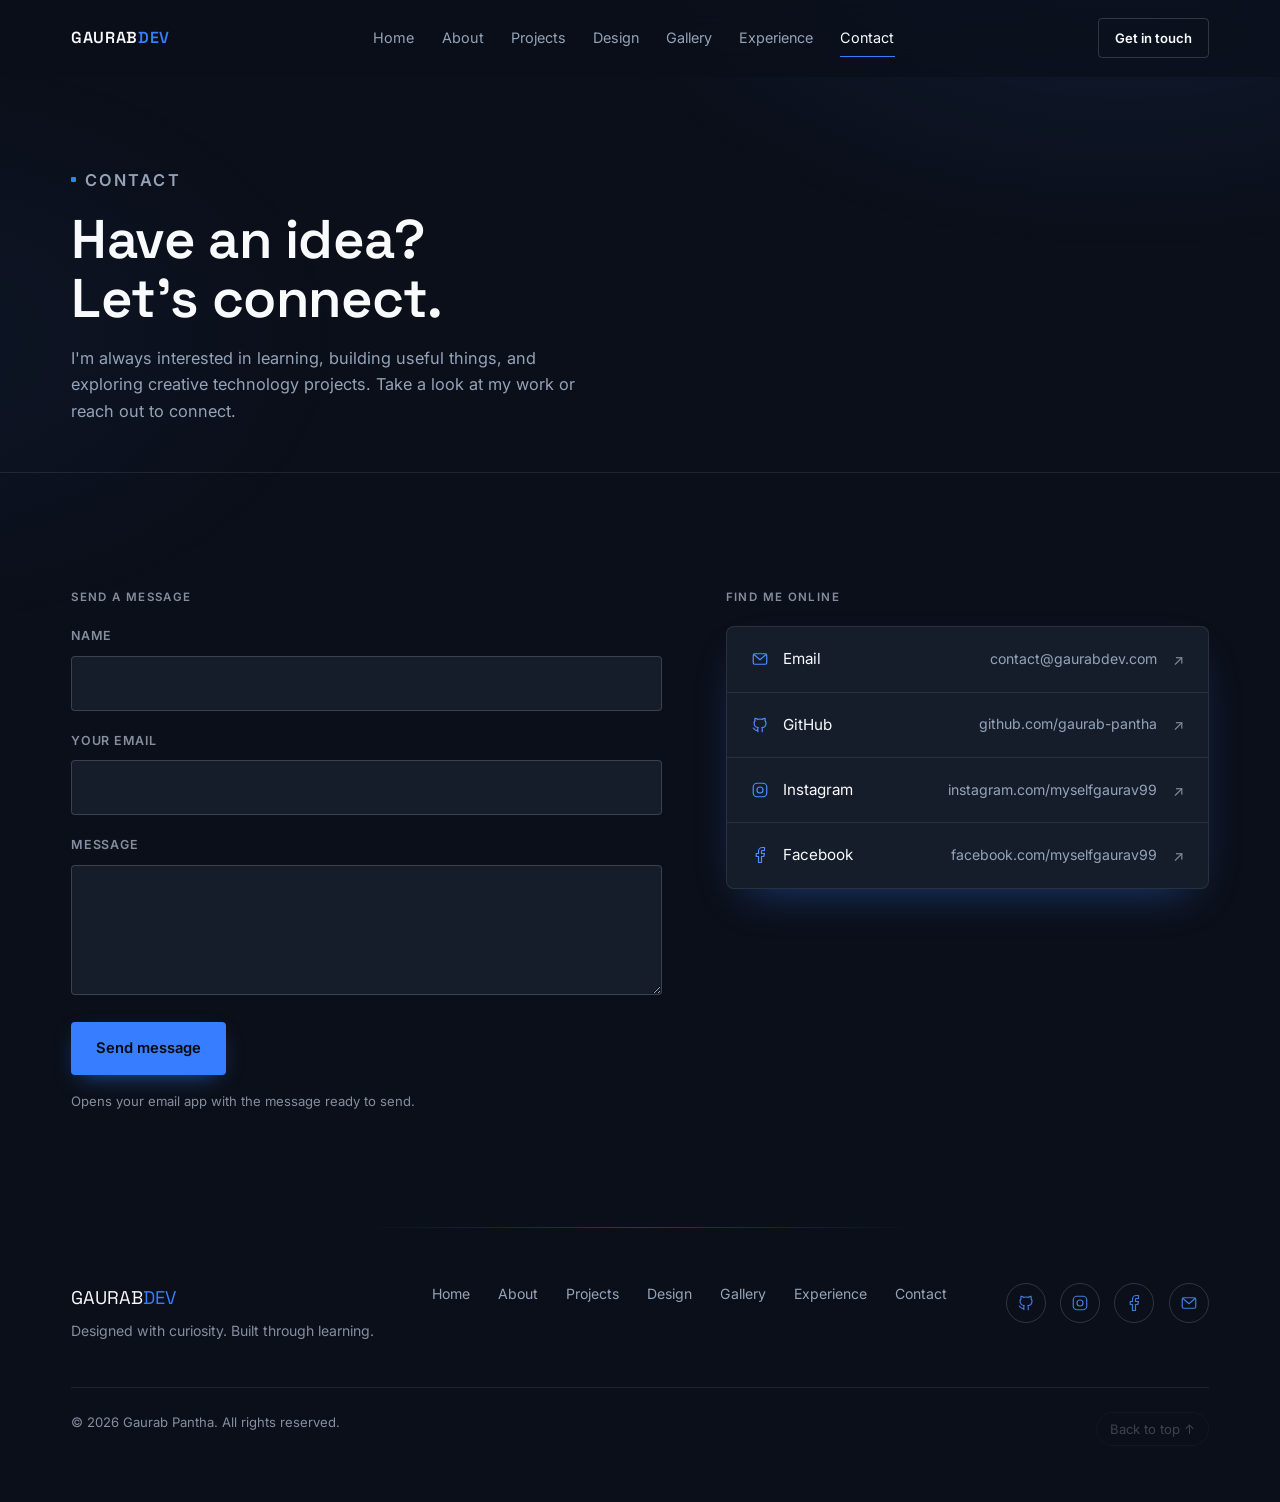
<file: contact/index.html>
<!DOCTYPE html>
<html lang="en">
<head>
<meta charset="UTF-8">
<meta name="viewport" content="width=device-width, initial-scale=1.0">
<title>Contact — Gaurab Pantha</title>
<meta name="author" content="Gaurab Pantha">
<meta name="description" content="Get in touch with Gaurab Pantha about design, projects, collaboration, or technology.">
<meta property="og:type" content="website">
<meta property="og:title" content="Contact — Gaurab Pantha">
<meta property="og:description" content="Get in touch with Gaurab Pantha about design, projects, collaboration, or technology.">
<meta property="og:url" content="https://gaurabdev.com/contact/">
<meta property="og:site_name" content="GAURABDEV">
<meta property="og:image" content="https://gaurabdev.com/assets/images/og-card.jpg">
<meta property="og:image:width" content="1200">
<meta property="og:image:height" content="630">
<meta property="og:image:alt" content="Gaurab Pantha — student, designer and developer from Nepal">
<meta name="twitter:card" content="summary_large_image">
<meta name="twitter:image" content="https://gaurabdev.com/assets/images/og-card.jpg">
<link rel="canonical" href="https://gaurabdev.com/contact/">
<meta name="theme-color" content="#0B0F19">
<meta name="color-scheme" content="dark">
<script>document.documentElement.classList.add("js")</script>
<link rel="icon" href="/favicon.svg" type="image/svg+xml">
<link rel="icon" href="/favicon.ico" sizes="48x48">
<link rel="icon" href="/favicon-192.png" type="image/png" sizes="192x192">
<link rel="apple-touch-icon" href="/apple-touch-icon.png">
<link rel="preconnect" href="https://fonts.googleapis.com">
<link rel="preconnect" href="https://fonts.gstatic.com" crossorigin>
<link href="https://fonts.googleapis.com/css2?family=Space+Grotesk:wght@500;600;700&amp;family=Inter:wght@400;500;600;700&amp;display=swap" rel="stylesheet">
<link rel="stylesheet" href="/css/style.css">
<link rel="stylesheet" href="/css/responsive.css">
<script type="application/ld+json">
{
  "@context": "https://schema.org",
  "@type": "BreadcrumbList",
  "itemListElement": [
    {
      "@type": "ListItem",
      "position": 1,
      "name": "Home",
      "item": "https://gaurabdev.com/"
    },
    {
      "@type": "ListItem",
      "position": 2,
      "name": "Contact",
      "item": "https://gaurabdev.com/contact/"
    }
  ]
}
</script>
</head>
<body>

<a href="#main" class="skip-link">Skip to content</a>
<div class="scroll-progress" aria-hidden="true"></div>

<header class="site-header">
  <div class="container nav">
    <a href="/" class="nav-logo" aria-label="GAURABDEV — home">GAURAB<span>DEV</span></a>

    <nav class="nav-links" aria-label="Primary">
    <a href="/">Home</a>
    <a href="/about/">About</a>
    <a href="/projects/">Projects</a>
    <a href="/design/">Design</a>
    <a href="/gallery/">Gallery</a>
    <a href="/experience/">Experience</a>
    <a href="/contact/" aria-current="page">Contact</a>
    </nav>

    <div class="nav-cta">
      <a href="/contact/" class="btn btn-ghost btn-small">Get in touch</a>
      <button class="nav-toggle" aria-label="Toggle menu" aria-expanded="false" aria-controls="mobile-menu">
        <span></span><span></span><span></span>
      </button>
    </div>
  </div>

  <nav id="mobile-menu" class="mobile-menu" aria-label="Mobile">
    <a href="/">Home</a>
    <a href="/about/">About</a>
    <a href="/projects/">Projects</a>
    <a href="/design/">Design</a>
    <a href="/gallery/">Gallery</a>
    <a href="/experience/">Experience</a>
    <a href="/contact/" aria-current="page">Contact</a>
    <a href="/contact/" class="btn btn-primary">Get in touch</a>
  </nav>
</header>

<main id="main" tabindex="-1">

  <div class="page-header">
    <div class="container">
      <p class="eyebrow" data-bind="pages.contact.eyebrow" data-reveal>Contact</p>
      <h1 data-bind="pages.contact.title" data-reveal>Have an idea? Let's connect.</h1>
      <p data-bind="pages.contact.lead" data-reveal>I'm always interested in learning, building useful things, and exploring creative technology projects. Take a look at my work or reach out to connect.</p>
    </div>
  </div>

  <section class="section contact-section">
    <div class="container contact-layout">
      <div data-reveal>
        <p class="about-side-title">Send a message</p>
        <form id="contact-form" hidden novalidate>
          <div class="form-field"><label for="name">Name</label><input type="text" id="name" name="name" required autocomplete="name"></div>
          <div class="form-field"><label for="email">Your email</label><input type="email" id="email" name="email" required autocomplete="email"></div>
          <div class="form-field"><label for="message">Message</label><textarea id="message" name="message" required></textarea></div>
          <button type="submit" class="btn btn-primary">Send message</button>
          <p class="form-note" id="form-status" role="status" aria-live="polite">Opens your email app with the message ready to send.</p>
        </form>
        <div id="contact-fallback" class="contact-fallback">
          <h2 class="contact-fallback-title">The easiest way to reach me is GitHub.</h2>
          <p>Send a message through my profile and I'll reply as soon as I can.</p>
          <a class="btn btn-primary" href="https://github.com/gaurab-pantha" target="_blank" rel="noopener">Visit my GitHub</a>
        </div>
      </div>
      <div data-reveal>
        <p class="about-side-title">Find me online</p>
        <div class="contact-links">
          <a class="contact-link-row" data-link="email" href="#" hidden><span class="contact-link-label"><img class="icon" src="/assets/icons/mail.svg" alt="" width="18" height="18">Email</span><span class="contact-link-value"></span></a>
          <a class="contact-link-row" data-link="github" href="https://github.com/gaurab-pantha" target="_blank" rel="noopener"><span class="contact-link-label"><img class="icon" src="/assets/icons/github.svg" alt="" width="18" height="18">GitHub</span><span class="contact-link-value">github.com/gaurab-pantha</span></a>
          <a class="contact-link-row" data-link="instagram" href="#" target="_blank" rel="noopener" hidden><span class="contact-link-label"><img class="icon" src="/assets/icons/instagram.svg" alt="" width="18" height="18">Instagram</span><span class="contact-link-value"></span></a>
          <a class="contact-link-row" data-link="facebook" href="#" target="_blank" rel="noopener" hidden><span class="contact-link-label"><img class="icon" src="/assets/icons/facebook.svg" alt="" width="18" height="18">Facebook</span><span class="contact-link-value"></span></a>
          <a class="contact-link-row" data-link="linkedin" href="#" target="_blank" rel="noopener" hidden><span class="contact-link-label"><img class="icon" src="/assets/icons/linkedin.svg" alt="" width="18" height="18">LinkedIn</span><span class="contact-link-value"></span></a>
        </div>
      </div>
    </div>
  </section>

</main>

<footer class="site-footer">
  <div class="container">
    <div class="footer-top">
      <div>
        <div class="footer-brand">GAURAB<span>DEV</span></div>
        <div class="footer-tagline" data-bind="pages.footer.tagline">Designed with curiosity. Built through learning.</div>
      </div>
      <nav class="footer-links" aria-label="Footer">
        <a href="/">Home</a>
        <a href="/about/">About</a>
        <a href="/projects/">Projects</a>
        <a href="/design/">Design</a>
        <a href="/gallery/">Gallery</a>
        <a href="/experience/">Experience</a>
        <a href="/contact/">Contact</a>
      </nav>
      <div class="footer-social"></div>
    </div>
    <div class="footer-bottom">
      <span>&copy; <span id="year">2026</span> Gaurab Pantha. All rights reserved.</span>
      <a href="#main" class="back-to-top">Back to top &uarr;</a>
    </div>
  </div>
</footer>
<script src="/js/contact.js"></script>
<script src="/js/content.js"></script>
<script src="/js/main.js"></script>
<script>document.getElementById("year").textContent=new Date().getFullYear()</script>
</file>
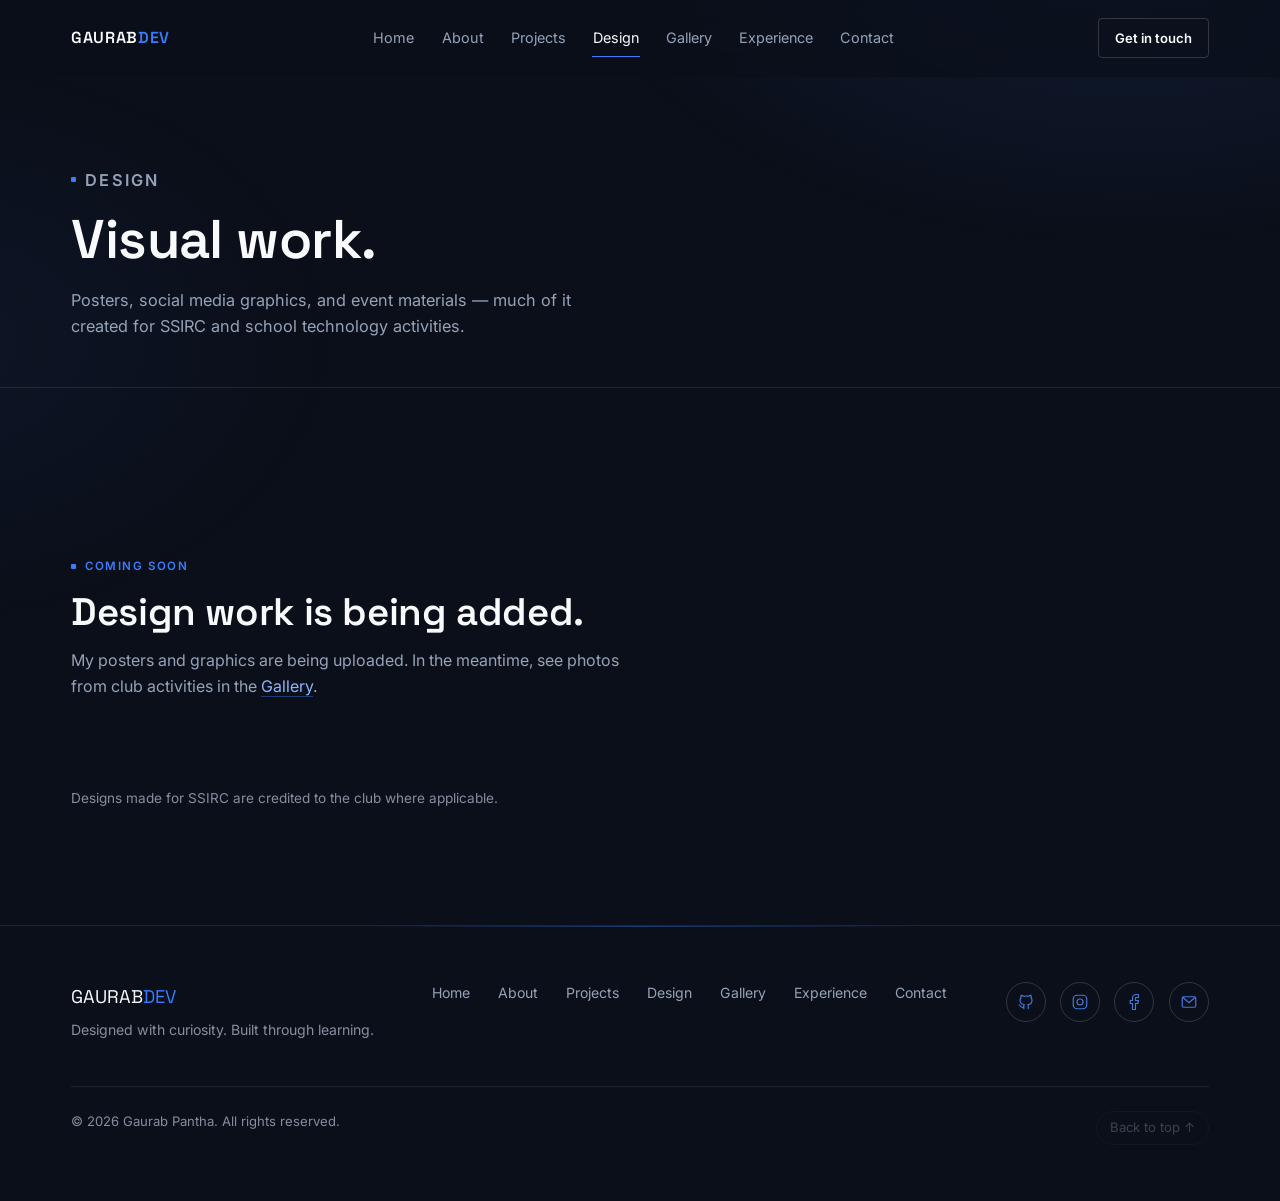
<file: design/index.html>
<!DOCTYPE html>
<html lang="en">
<head>
<meta charset="UTF-8">
<meta name="viewport" content="width=device-width, initial-scale=1.0">
<title>Design — Gaurab Pantha</title>
<meta name="author" content="Gaurab Pantha">
<meta name="description" content="Graphic design portfolio of Gaurab Pantha: posters, social media graphics and event materials, including work for SSIRC.">
<meta property="og:type" content="website">
<meta property="og:title" content="Design — Gaurab Pantha">
<meta property="og:description" content="Graphic design portfolio of Gaurab Pantha: posters, social media graphics and event materials, including work for SSIRC.">
<meta property="og:url" content="https://gaurabdev.com/design/">
<meta property="og:site_name" content="GAURABDEV">
<meta property="og:image" content="https://gaurabdev.com/assets/images/og-card.jpg">
<meta property="og:image:width" content="1200">
<meta property="og:image:height" content="630">
<meta property="og:image:alt" content="Gaurab Pantha — student, designer and developer from Nepal">
<meta name="twitter:card" content="summary_large_image">
<meta name="twitter:image" content="https://gaurabdev.com/assets/images/og-card.jpg">
<link rel="canonical" href="https://gaurabdev.com/design/">
<meta name="theme-color" content="#0B0F19">
<meta name="color-scheme" content="dark">
<script>document.documentElement.classList.add("js")</script>
<link rel="icon" href="/favicon.svg" type="image/svg+xml">
<link rel="icon" href="/favicon.ico" sizes="48x48">
<link rel="icon" href="/favicon-192.png" type="image/png" sizes="192x192">
<link rel="apple-touch-icon" href="/apple-touch-icon.png">
<link rel="preconnect" href="https://fonts.googleapis.com">
<link rel="preconnect" href="https://fonts.gstatic.com" crossorigin>
<link href="https://fonts.googleapis.com/css2?family=Space+Grotesk:wght@500;600;700&amp;family=Inter:wght@400;500;600;700&amp;display=swap" rel="stylesheet">
<link rel="stylesheet" href="/css/style.css">
<link rel="stylesheet" href="/css/responsive.css">
<script type="application/ld+json">
{
  "@context": "https://schema.org",
  "@type": "BreadcrumbList",
  "itemListElement": [
    {
      "@type": "ListItem",
      "position": 1,
      "name": "Home",
      "item": "https://gaurabdev.com/"
    },
    {
      "@type": "ListItem",
      "position": 2,
      "name": "Design",
      "item": "https://gaurabdev.com/design/"
    }
  ]
}
</script>
</head>
<body>

<a href="#main" class="skip-link">Skip to content</a>
<div class="scroll-progress" aria-hidden="true"></div>

<header class="site-header">
  <div class="container nav">
    <a href="/" class="nav-logo" aria-label="GAURABDEV — home">GAURAB<span>DEV</span></a>

    <nav class="nav-links" aria-label="Primary">
    <a href="/">Home</a>
    <a href="/about/">About</a>
    <a href="/projects/">Projects</a>
    <a href="/design/" aria-current="page">Design</a>
    <a href="/gallery/">Gallery</a>
    <a href="/experience/">Experience</a>
    <a href="/contact/">Contact</a>
    </nav>

    <div class="nav-cta">
      <a href="/contact/" class="btn btn-ghost btn-small">Get in touch</a>
      <button class="nav-toggle" aria-label="Toggle menu" aria-expanded="false" aria-controls="mobile-menu">
        <span></span><span></span><span></span>
      </button>
    </div>
  </div>

  <nav id="mobile-menu" class="mobile-menu" aria-label="Mobile">
    <a href="/">Home</a>
    <a href="/about/">About</a>
    <a href="/projects/">Projects</a>
    <a href="/design/" aria-current="page">Design</a>
    <a href="/gallery/">Gallery</a>
    <a href="/experience/">Experience</a>
    <a href="/contact/">Contact</a>
    <a href="/contact/" class="btn btn-primary">Get in touch</a>
  </nav>
</header>

<main id="main" tabindex="-1">

  <div class="page-header">
    <div class="container">
      <p class="eyebrow" data-bind="pages.design.eyebrow" data-reveal>Design</p>
      <h1 data-bind="pages.design.title" data-reveal>Visual work.</h1>
      <p data-bind="pages.design.lead" data-reveal>Posters, social media graphics, and event materials — much of it created for SSIRC and school technology activities.</p>
    </div>
  </div>

  <section class="section">
    <div class="container">
      <div class="filter-bar" role="group" aria-label="Filter designs" data-filter-bar="designs" hidden></div>
      <div class="design-grid" id="design-grid" hidden></div>
      <div class="design-empty" id="design-empty" hidden>
        <p class="eyebrow">Coming soon</p>
        <h2 class="section-title">Design work is being added.</h2>
        <p>My posters and graphics are being uploaded. In the meantime, see photos from club activities in the <a href="/gallery/">Gallery</a>.</p>
      </div>
      <p class="design-credit">Designs made for SSIRC are credited to the club where applicable.</p>
    </div>
  </section>

</main>

<footer class="site-footer">
  <div class="container">
    <div class="footer-top">
      <div>
        <div class="footer-brand">GAURAB<span>DEV</span></div>
        <div class="footer-tagline" data-bind="pages.footer.tagline">Designed with curiosity. Built through learning.</div>
      </div>
      <nav class="footer-links" aria-label="Footer">
        <a href="/">Home</a>
        <a href="/about/">About</a>
        <a href="/projects/">Projects</a>
        <a href="/design/">Design</a>
        <a href="/gallery/">Gallery</a>
        <a href="/experience/">Experience</a>
        <a href="/contact/">Contact</a>
      </nav>
      <div class="footer-social"></div>
    </div>
    <div class="footer-bottom">
      <span>&copy; <span id="year">2026</span> Gaurab Pantha. All rights reserved.</span>
      <a href="#main" class="back-to-top">Back to top &uarr;</a>
    </div>
  </div>
</footer>

<div class="dmodal" id="design-modal" role="dialog" aria-modal="true" aria-label="Design details" aria-hidden="true">
  <div class="dm-box">
    <button class="dm-close" aria-label="Close">&times;</button>
    <div class="dm-media">
      <img class="dm-img" alt="">
      <button class="dm-nav dm-prev" aria-label="Previous design">&larr;</button>
      <button class="dm-nav dm-next" aria-label="Next design">&rarr;</button>
    </div>
    <div class="dm-info">
      <p class="dm-cat eyebrow"></p>
      <h2 class="dm-title"></h2>
      <dl class="dm-meta"></dl>
      <p class="dm-count" aria-live="polite"></p>
    </div>
  </div>
</div>

<script src="/js/content.js"></script>
<script src="/js/main.js"></script>
<script>document.getElementById("year").textContent=new Date().getFullYear()</script>
</file>
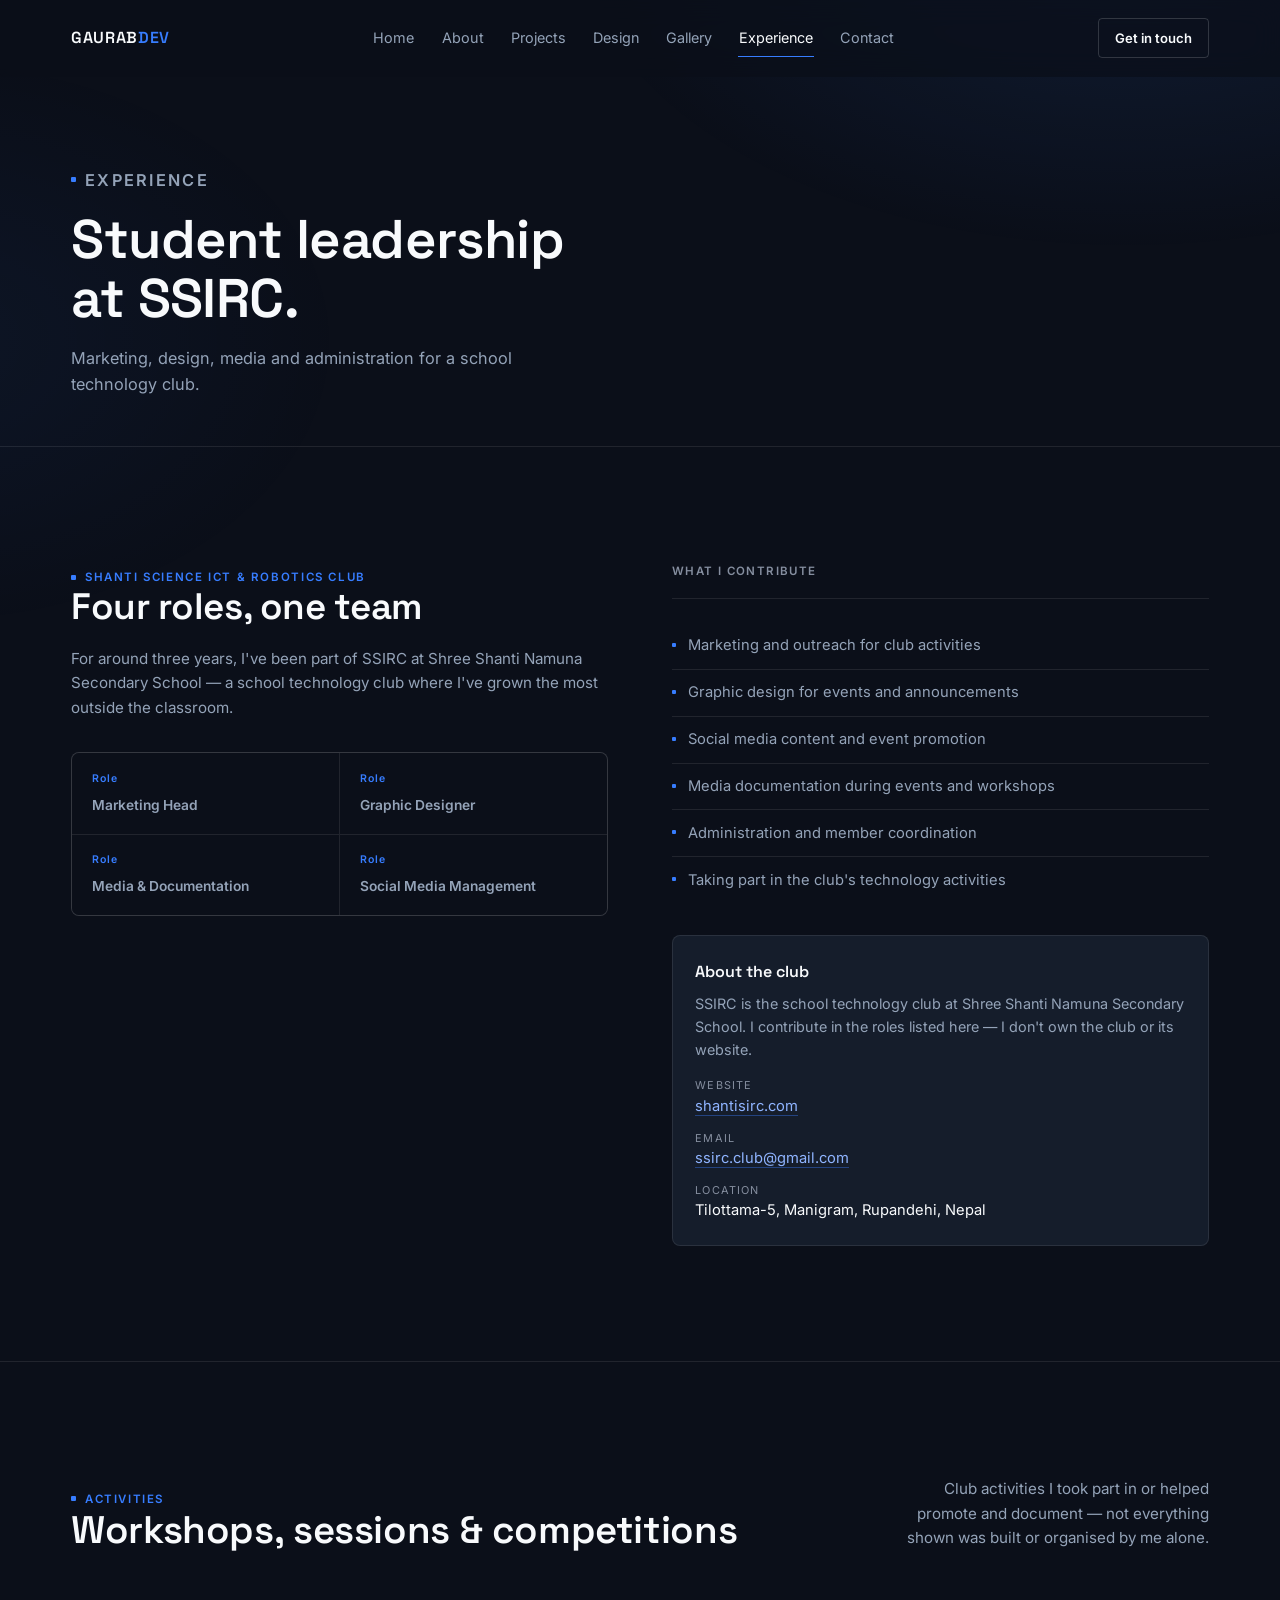
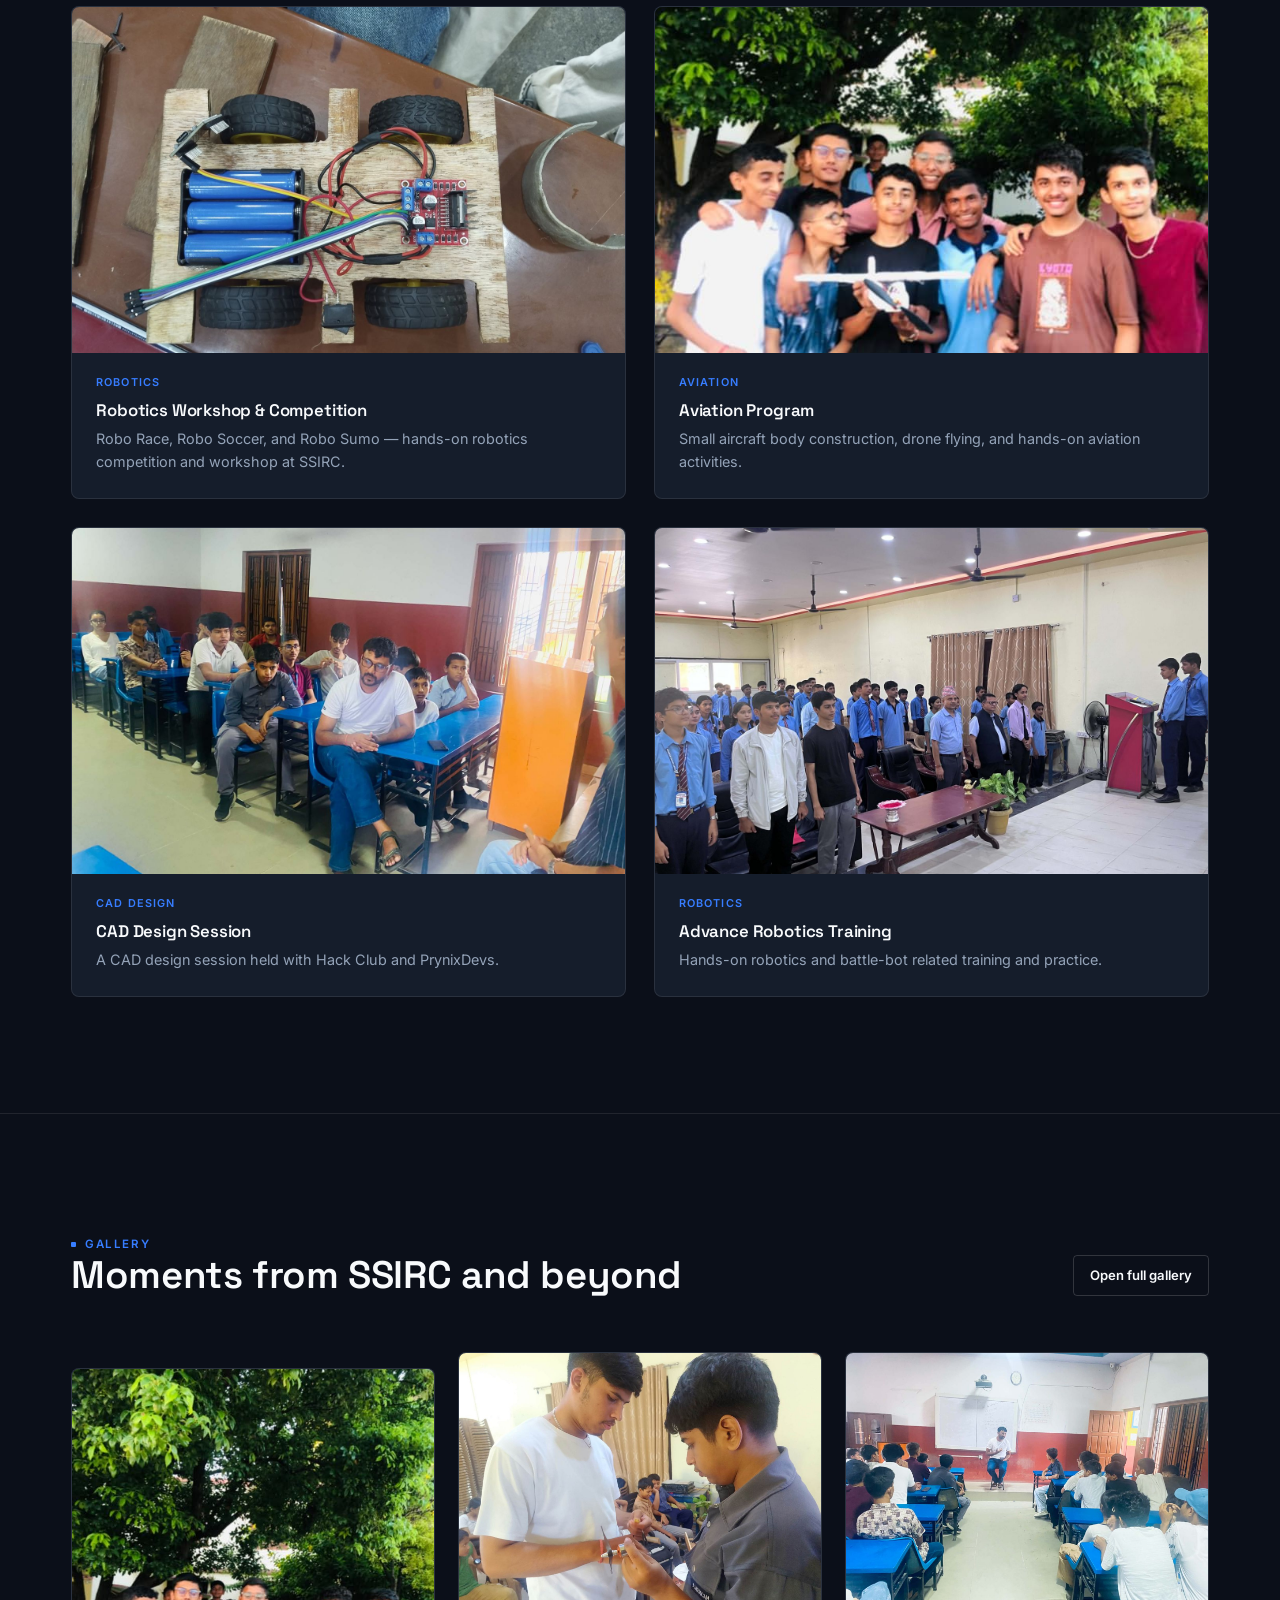
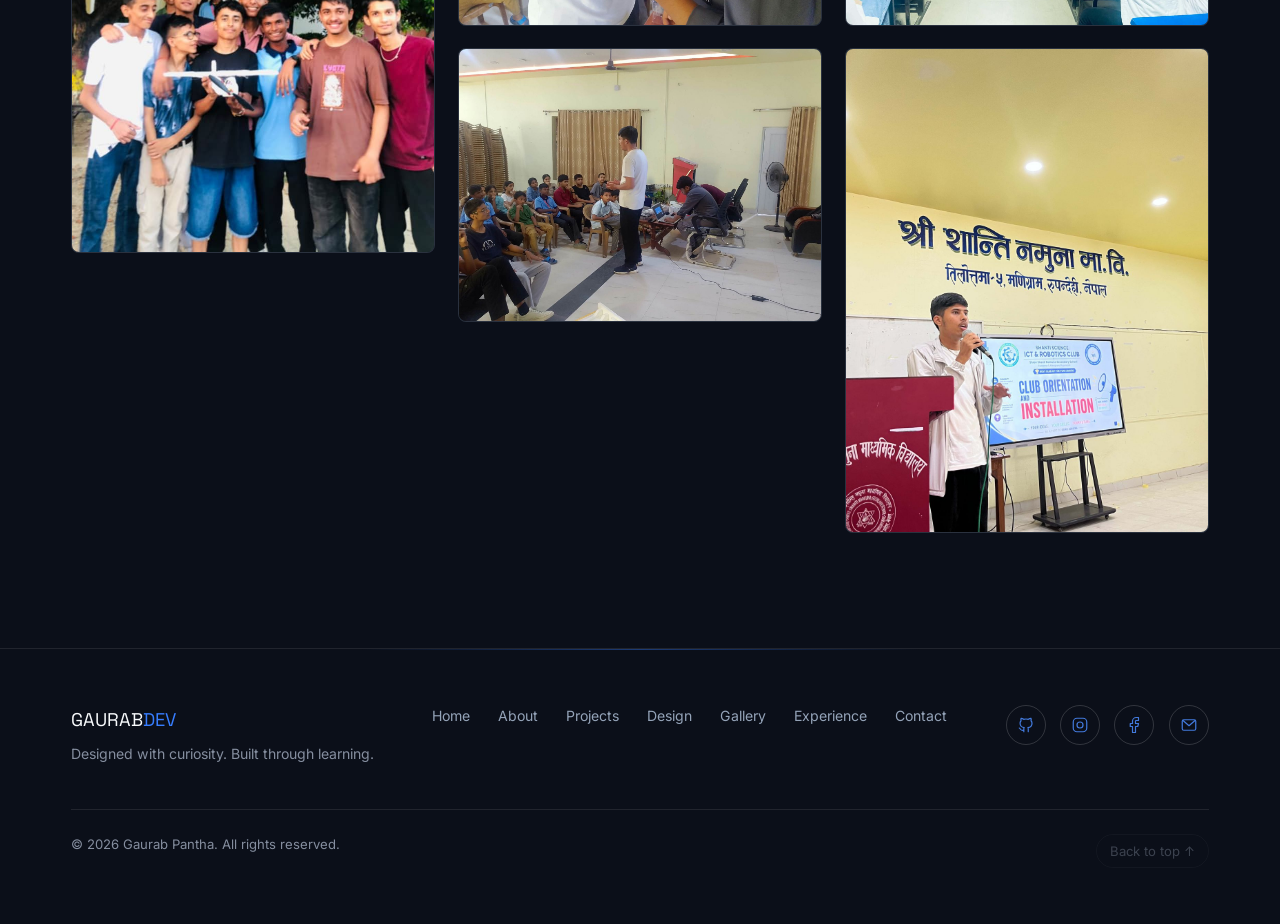
<file: experience/index.html>
<!DOCTYPE html>
<html lang="en">
<head>
<meta charset="UTF-8">
<meta name="viewport" content="width=device-width, initial-scale=1.0">
<title>Experience — Gaurab Pantha</title>
<meta name="author" content="Gaurab Pantha">
<meta name="description" content="Gaurab Pantha's work with the Shanti Science ICT & Robotics Club (SSIRC): marketing, graphic design, media, documentation and administration.">
<meta property="og:type" content="website">
<meta property="og:title" content="Experience — Gaurab Pantha">
<meta property="og:description" content="Gaurab Pantha's work with the Shanti Science ICT & Robotics Club (SSIRC): marketing, graphic design, media, documentation and administration.">
<meta property="og:url" content="https://gaurabdev.com/experience/">
<meta property="og:site_name" content="GAURABDEV">
<meta property="og:image" content="https://gaurabdev.com/assets/images/og-card.jpg">
<meta property="og:image:width" content="1200">
<meta property="og:image:height" content="630">
<meta property="og:image:alt" content="Gaurab Pantha — student, designer and developer from Nepal">
<meta name="twitter:card" content="summary_large_image">
<meta name="twitter:image" content="https://gaurabdev.com/assets/images/og-card.jpg">
<link rel="canonical" href="https://gaurabdev.com/experience/">
<meta name="theme-color" content="#0B0F19">
<meta name="color-scheme" content="dark">
<script>document.documentElement.classList.add("js")</script>
<link rel="icon" href="/favicon.svg" type="image/svg+xml">
<link rel="icon" href="/favicon.ico" sizes="48x48">
<link rel="icon" href="/favicon-192.png" type="image/png" sizes="192x192">
<link rel="apple-touch-icon" href="/apple-touch-icon.png">
<link rel="preconnect" href="https://fonts.googleapis.com">
<link rel="preconnect" href="https://fonts.gstatic.com" crossorigin>
<link href="https://fonts.googleapis.com/css2?family=Space+Grotesk:wght@500;600;700&amp;family=Inter:wght@400;500;600;700&amp;display=swap" rel="stylesheet">
<link rel="stylesheet" href="/css/style.css">
<link rel="stylesheet" href="/css/responsive.css">
<script type="application/ld+json">
{
  "@context": "https://schema.org",
  "@type": "BreadcrumbList",
  "itemListElement": [
    {
      "@type": "ListItem",
      "position": 1,
      "name": "Home",
      "item": "https://gaurabdev.com/"
    },
    {
      "@type": "ListItem",
      "position": 2,
      "name": "Experience",
      "item": "https://gaurabdev.com/experience/"
    }
  ]
}
</script>
</head>
<body>

<a href="#main" class="skip-link">Skip to content</a>
<div class="scroll-progress" aria-hidden="true"></div>

<header class="site-header">
  <div class="container nav">
    <a href="/" class="nav-logo" aria-label="GAURABDEV — home">GAURAB<span>DEV</span></a>

    <nav class="nav-links" aria-label="Primary">
    <a href="/">Home</a>
    <a href="/about/">About</a>
    <a href="/projects/">Projects</a>
    <a href="/design/">Design</a>
    <a href="/gallery/">Gallery</a>
    <a href="/experience/" aria-current="page">Experience</a>
    <a href="/contact/">Contact</a>
    </nav>

    <div class="nav-cta">
      <a href="/contact/" class="btn btn-ghost btn-small">Get in touch</a>
      <button class="nav-toggle" aria-label="Toggle menu" aria-expanded="false" aria-controls="mobile-menu">
        <span></span><span></span><span></span>
      </button>
    </div>
  </div>

  <nav id="mobile-menu" class="mobile-menu" aria-label="Mobile">
    <a href="/">Home</a>
    <a href="/about/">About</a>
    <a href="/projects/">Projects</a>
    <a href="/design/">Design</a>
    <a href="/gallery/">Gallery</a>
    <a href="/experience/" aria-current="page">Experience</a>
    <a href="/contact/">Contact</a>
    <a href="/contact/" class="btn btn-primary">Get in touch</a>
  </nav>
</header>

<main id="main" tabindex="-1">

  <div class="page-header">
    <div class="container">
      <p class="eyebrow" data-bind="pages.experience.eyebrow" data-reveal>Experience</p>
      <h1 data-bind="pages.experience.title" data-reveal>Student leadership at SSIRC.</h1>
      <p data-bind="pages.experience.lead" data-reveal>Marketing, design, media and administration for a school technology club.</p>
    </div>
  </div>

  <section class="section">
    <div class="container">
      <div class="ssirc-panel">
        <div data-reveal>
          <p class="eyebrow">Shanti Science ICT &amp; Robotics Club</p>
          <h2 class="ssirc-heading" data-bind="pages.experience.rolesTitle">Four roles, one team</h2>
          <p class="ssirc-meta" data-ssirc-summary>For around three years, I've been part of SSIRC at Shree Shanti Namuna Secondary School.</p>
          <div class="role-list" data-roles></div>
        </div>
        <div data-reveal>
          <p class="about-side-title" style="margin-bottom:1.1rem;">What I contribute</p>
          <ul class="contrib-list" id="contrib-list"></ul>
          <div class="club-card">
            <p class="club-name">About the club</p>
            <p class="club-note">SSIRC is the school technology club at Shree Shanti Namuna Secondary School. I contribute in the roles listed here — I don't own the club or its website.</p>
            <dl class="club-facts">
              <div><dt>Website</dt><dd><a data-link="ssirc.website" href="https://shantisirc.com/" target="_blank" rel="noopener">shantisirc.com</a></dd></div>
              <div><dt>Email</dt><dd><a data-link="ssirc.email" href="mailto:ssirc.club@gmail.com">ssirc.club@gmail.com</a></dd></div>
              <div><dt>Location</dt><dd data-bind="profile.ssirc.location">Tilottama-5, Manigram, Rupandehi, Nepal</dd></div>
            </dl>
          </div>
        </div>
      </div>
    </div>
  </section>

  <section class="section">
    <div class="container">
      <div class="section-head" data-reveal>
        <div>
          <p class="eyebrow" data-bind="pages.experienceActivities.eyebrow">Activities</p>
          <h2 class="section-title" data-bind="pages.experienceActivities.title">Workshops, sessions & competitions</h2>
        </div>
        <p class="section-meta" data-bind="pages.experienceActivities.lead">Club activities I took part in or helped promote and document — not everything shown was built or organised by me alone.</p>
      </div>

      <div class="event-grid" id="event-grid" data-needs-content></div>
    </div>
  </section>

  <section class="section">
    <div class="container">
      <div class="section-head" data-reveal>
        <div>
          <p class="eyebrow" data-bind="pages.experienceMoments.eyebrow">Gallery</p>
          <h2 class="section-title" data-bind="pages.experienceMoments.title">Moments from SSIRC and beyond</h2>
        </div>
        <a href="/gallery/" class="btn btn-ghost btn-small">Open full gallery</a>
      </div>

      <div class="gallery-grid" id="gallery-grid" data-limit="6" data-needs-content></div>
    </div>
  </section>

</main>

<footer class="site-footer">
  <div class="container">
    <div class="footer-top">
      <div>
        <div class="footer-brand">GAURAB<span>DEV</span></div>
        <div class="footer-tagline" data-bind="pages.footer.tagline">Designed with curiosity. Built through learning.</div>
      </div>
      <nav class="footer-links" aria-label="Footer">
        <a href="/">Home</a>
        <a href="/about/">About</a>
        <a href="/projects/">Projects</a>
        <a href="/design/">Design</a>
        <a href="/gallery/">Gallery</a>
        <a href="/experience/">Experience</a>
        <a href="/contact/">Contact</a>
      </nav>
      <div class="footer-social"></div>
    </div>
    <div class="footer-bottom">
      <span>&copy; <span id="year">2026</span> Gaurab Pantha. All rights reserved.</span>
      <a href="#main" class="back-to-top">Back to top &uarr;</a>
    </div>
  </div>
</footer>

<div class="lightbox" role="dialog" aria-modal="true" aria-label="Image viewer" aria-hidden="true">
  <div class="lightbox-inner">
    <button class="lightbox-close" aria-label="Close image">&times;</button>
    <img alt="">
    <p class="lightbox-cap"></p>
  </div>
</div>

<script src="/js/content.js"></script>
<script src="/js/main.js"></script>
<script>document.getElementById("year").textContent=new Date().getFullYear()</script>
</file>
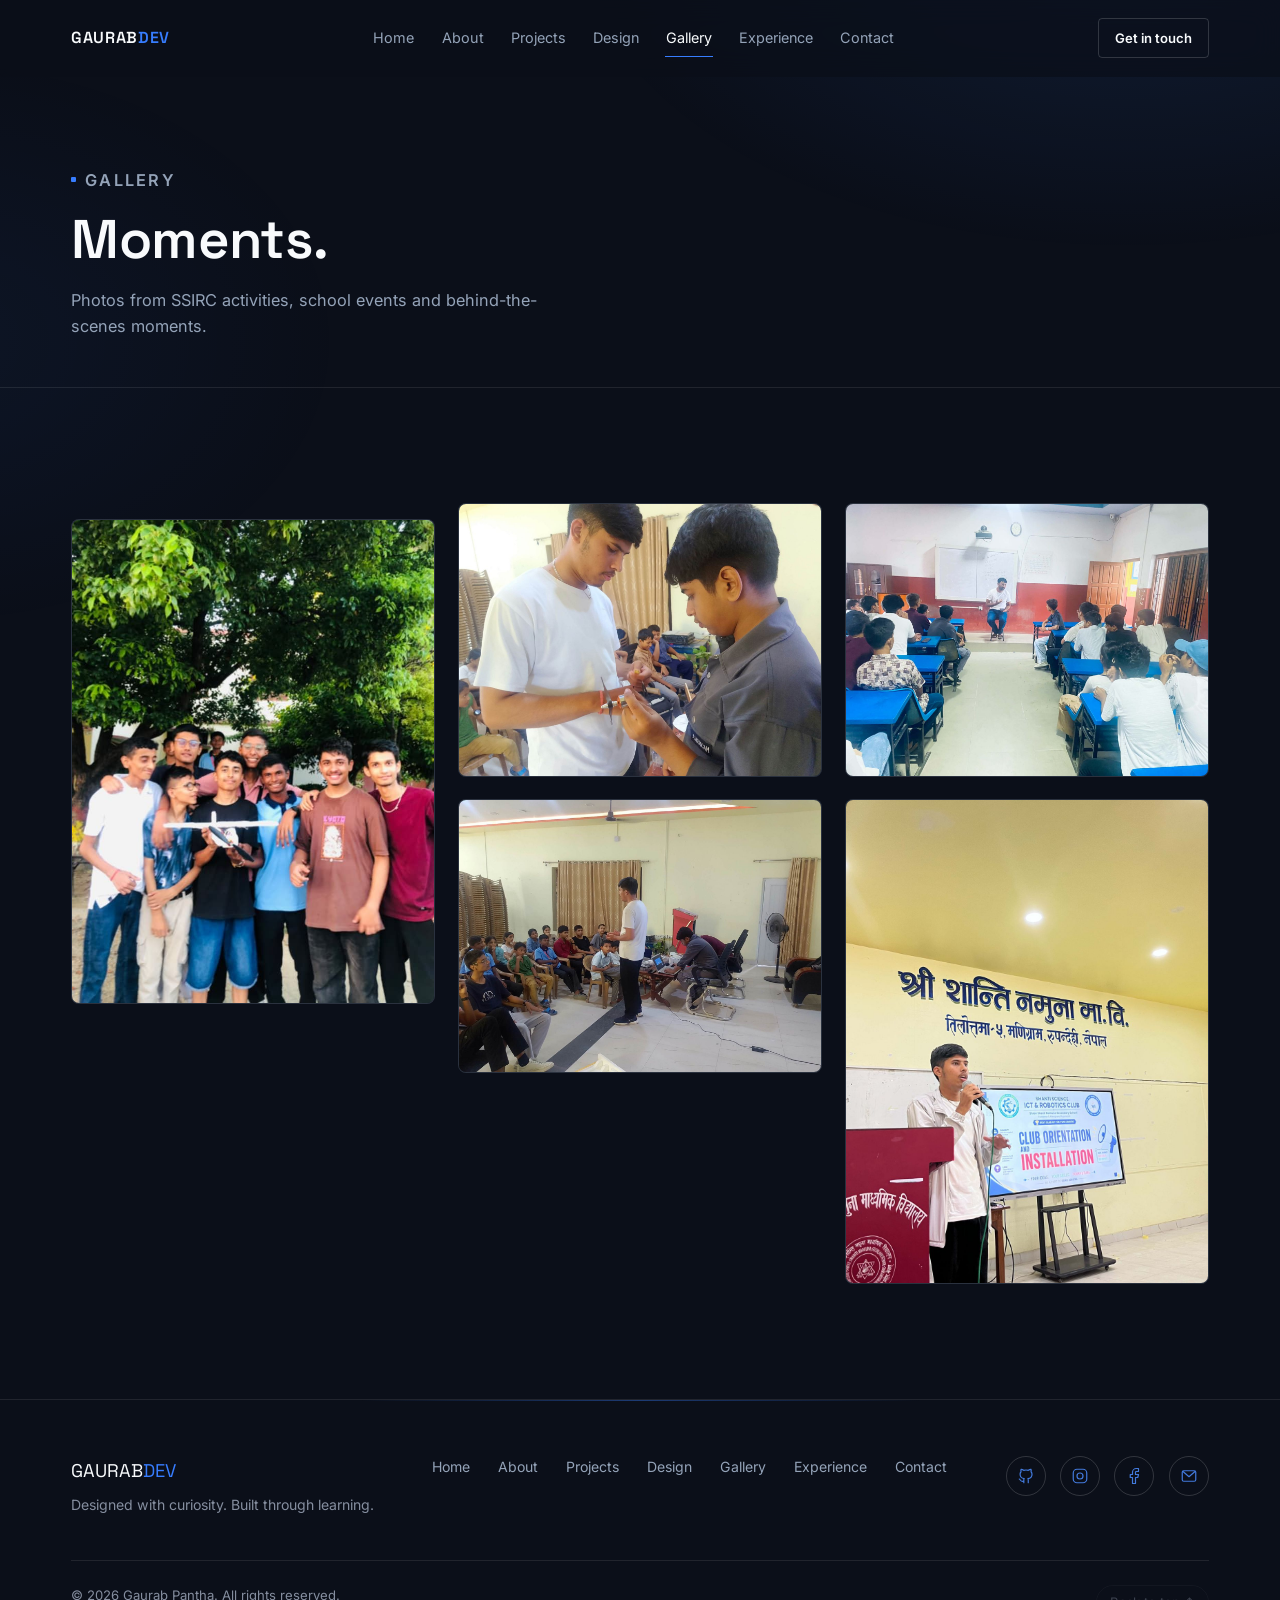
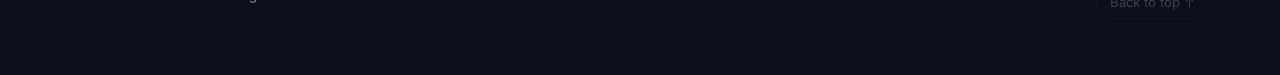
<file: gallery/index.html>
<!DOCTYPE html>
<html lang="en">
<head>
<meta charset="UTF-8">
<meta name="viewport" content="width=device-width, initial-scale=1.0">
<title>Gallery — Gaurab Pantha</title>
<meta name="author" content="Gaurab Pantha">
<meta name="description" content="Photos from SSIRC activities, school events and behind-the-scenes moments by Gaurab Pantha.">
<meta property="og:type" content="website">
<meta property="og:title" content="Gallery — Gaurab Pantha">
<meta property="og:description" content="Photos from SSIRC activities, school events and behind-the-scenes moments by Gaurab Pantha.">
<meta property="og:url" content="https://gaurabdev.com/gallery/">
<meta property="og:site_name" content="GAURABDEV">
<meta property="og:image" content="https://gaurabdev.com/assets/images/og-card.jpg">
<meta property="og:image:width" content="1200">
<meta property="og:image:height" content="630">
<meta property="og:image:alt" content="Gaurab Pantha — student, designer and developer from Nepal">
<meta name="twitter:card" content="summary_large_image">
<meta name="twitter:image" content="https://gaurabdev.com/assets/images/og-card.jpg">
<link rel="canonical" href="https://gaurabdev.com/gallery/">
<meta name="theme-color" content="#0B0F19">
<meta name="color-scheme" content="dark">
<script>document.documentElement.classList.add("js")</script>
<link rel="icon" href="/favicon.svg" type="image/svg+xml">
<link rel="icon" href="/favicon.ico" sizes="48x48">
<link rel="icon" href="/favicon-192.png" type="image/png" sizes="192x192">
<link rel="apple-touch-icon" href="/apple-touch-icon.png">
<link rel="preconnect" href="https://fonts.googleapis.com">
<link rel="preconnect" href="https://fonts.gstatic.com" crossorigin>
<link href="https://fonts.googleapis.com/css2?family=Space+Grotesk:wght@500;600;700&amp;family=Inter:wght@400;500;600;700&amp;display=swap" rel="stylesheet">
<link rel="stylesheet" href="/css/style.css">
<link rel="stylesheet" href="/css/responsive.css">
<script type="application/ld+json">
{
  "@context": "https://schema.org",
  "@type": "BreadcrumbList",
  "itemListElement": [
    {
      "@type": "ListItem",
      "position": 1,
      "name": "Home",
      "item": "https://gaurabdev.com/"
    },
    {
      "@type": "ListItem",
      "position": 2,
      "name": "Gallery",
      "item": "https://gaurabdev.com/gallery/"
    }
  ]
}
</script>
</head>
<body>

<a href="#main" class="skip-link">Skip to content</a>
<div class="scroll-progress" aria-hidden="true"></div>

<header class="site-header">
  <div class="container nav">
    <a href="/" class="nav-logo" aria-label="GAURABDEV — home">GAURAB<span>DEV</span></a>

    <nav class="nav-links" aria-label="Primary">
    <a href="/">Home</a>
    <a href="/about/">About</a>
    <a href="/projects/">Projects</a>
    <a href="/design/">Design</a>
    <a href="/gallery/" aria-current="page">Gallery</a>
    <a href="/experience/">Experience</a>
    <a href="/contact/">Contact</a>
    </nav>

    <div class="nav-cta">
      <a href="/contact/" class="btn btn-ghost btn-small">Get in touch</a>
      <button class="nav-toggle" aria-label="Toggle menu" aria-expanded="false" aria-controls="mobile-menu">
        <span></span><span></span><span></span>
      </button>
    </div>
  </div>

  <nav id="mobile-menu" class="mobile-menu" aria-label="Mobile">
    <a href="/">Home</a>
    <a href="/about/">About</a>
    <a href="/projects/">Projects</a>
    <a href="/design/">Design</a>
    <a href="/gallery/" aria-current="page">Gallery</a>
    <a href="/experience/">Experience</a>
    <a href="/contact/">Contact</a>
    <a href="/contact/" class="btn btn-primary">Get in touch</a>
  </nav>
</header>

<main id="main" tabindex="-1">

  <div class="page-header">
    <div class="container">
      <p class="eyebrow" data-bind="pages.gallery.eyebrow" data-reveal>Gallery</p>
      <h1 data-bind="pages.gallery.title" data-reveal>Moments.</h1>
      <p data-bind="pages.gallery.lead" data-reveal>Photos from SSIRC activities, school events and behind-the-scenes moments.</p>
    </div>
  </div>

  <section class="section">
    <div class="container">
      <div class="filter-bar" role="group" aria-label="Filter photos" data-filter-bar="gallery" hidden></div>
      <div class="gallery-grid" id="gallery-grid" data-needs-content></div>
    </div>
  </section>

</main>

<footer class="site-footer">
  <div class="container">
    <div class="footer-top">
      <div>
        <div class="footer-brand">GAURAB<span>DEV</span></div>
        <div class="footer-tagline" data-bind="pages.footer.tagline">Designed with curiosity. Built through learning.</div>
      </div>
      <nav class="footer-links" aria-label="Footer">
        <a href="/">Home</a>
        <a href="/about/">About</a>
        <a href="/projects/">Projects</a>
        <a href="/design/">Design</a>
        <a href="/gallery/">Gallery</a>
        <a href="/experience/">Experience</a>
        <a href="/contact/">Contact</a>
      </nav>
      <div class="footer-social"></div>
    </div>
    <div class="footer-bottom">
      <span>&copy; <span id="year">2026</span> Gaurab Pantha. All rights reserved.</span>
      <a href="#main" class="back-to-top">Back to top &uarr;</a>
    </div>
  </div>
</footer>

<div class="lightbox" role="dialog" aria-modal="true" aria-label="Image viewer" aria-hidden="true">
  <div class="lightbox-inner">
    <button class="lightbox-close" aria-label="Close image">&times;</button>
    <img alt="">
    <p class="lightbox-cap"></p>
  </div>
</div>

<script src="/js/content.js"></script>
<script src="/js/main.js"></script>
<script>document.getElementById("year").textContent=new Date().getFullYear()</script>
</file>
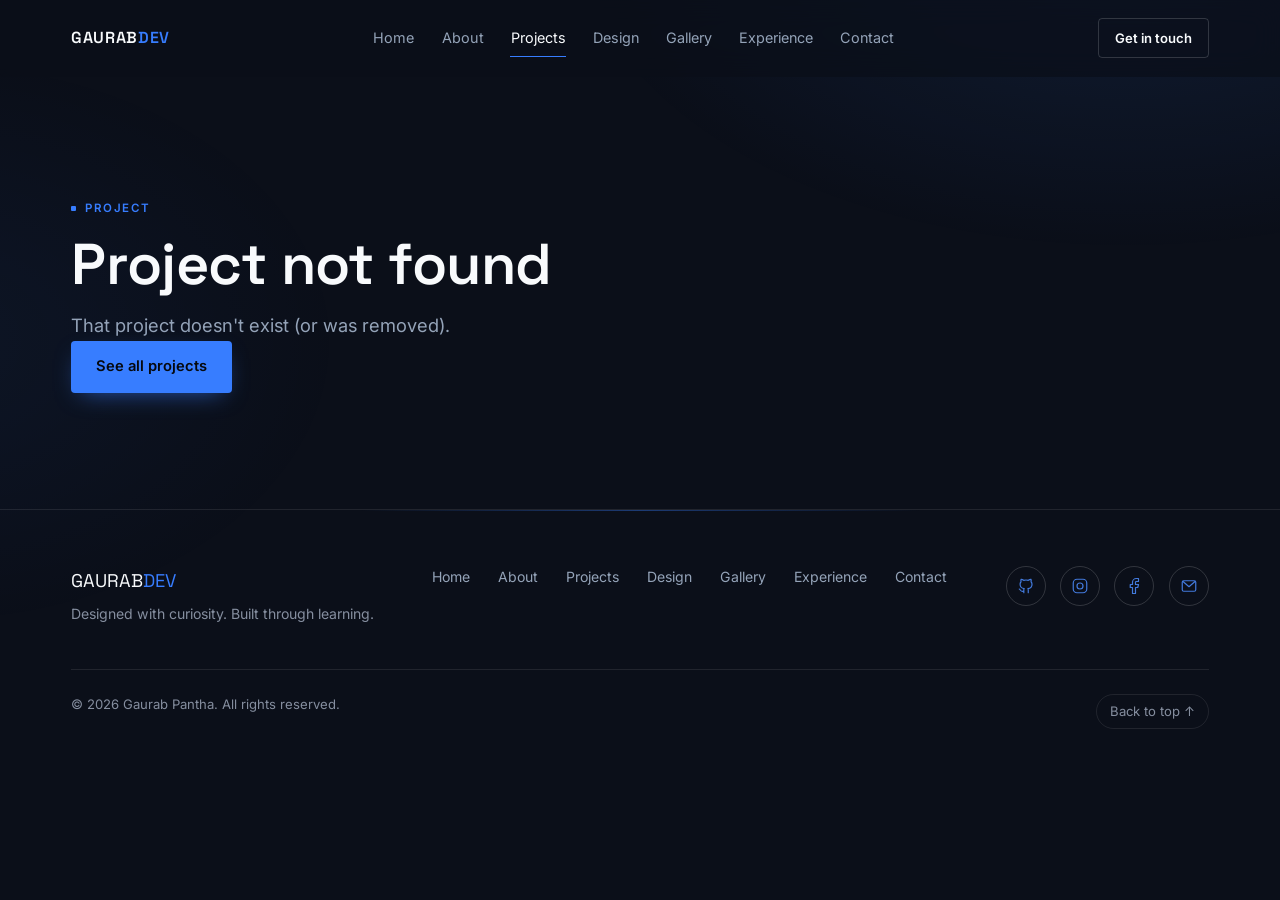
<file: project/index.html>
<!DOCTYPE html>
<html lang="en">
<head>
<meta charset="UTF-8">
<meta name="viewport" content="width=device-width, initial-scale=1.0">
<title>Project — Gaurab Pantha</title>
<meta name="description" content="A project by Gaurab Pantha.">
<meta property="og:type" content="website">
<meta property="og:title" content="Project — Gaurab Pantha">
<meta property="og:description" content="A project by Gaurab Pantha.">
<meta property="og:url" content="https://gaurabdev.com/project/">
<meta property="og:site_name" content="GAURABDEV">
<meta property="og:image" content="https://gaurabdev.com/assets/images/og-card.jpg">
<meta property="og:image:width" content="1200">
<meta property="og:image:height" content="630">
<meta property="og:image:alt" content="Gaurab Pantha — student, designer and developer from Nepal">
<meta name="twitter:card" content="summary_large_image">
<meta name="twitter:image" content="https://gaurabdev.com/assets/images/og-card.jpg">
<link rel="canonical" href="https://gaurabdev.com/project/">
<meta name="theme-color" content="#0B0F19">
<meta name="color-scheme" content="dark">
<script>document.documentElement.classList.add("js")</script>
<link rel="icon" href="/favicon.svg" type="image/svg+xml">
<link rel="icon" href="/favicon.ico" sizes="48x48">
<link rel="icon" href="/favicon-192.png" type="image/png" sizes="192x192">
<link rel="apple-touch-icon" href="/apple-touch-icon.png">
<link rel="preconnect" href="https://fonts.googleapis.com">
<link rel="preconnect" href="https://fonts.gstatic.com" crossorigin>
<link href="https://fonts.googleapis.com/css2?family=Space+Grotesk:wght@500;600;700&amp;family=Inter:wght@400;500;600;700&amp;display=swap" rel="stylesheet">
<link rel="stylesheet" href="/css/style.css">
<link rel="stylesheet" href="/css/responsive.css">
<meta name="robots" content="noindex,follow">
</head>
<body>

<a href="#main" class="skip-link">Skip to content</a>
<div class="scroll-progress" aria-hidden="true"></div>

<header class="site-header">
  <div class="container nav">
    <a href="/" class="nav-logo" aria-label="GAURABDEV — home">GAURAB<span>DEV</span></a>

    <nav class="nav-links" aria-label="Primary">
    <a href="/">Home</a>
    <a href="/about/">About</a>
    <a href="/projects/" aria-current="page">Projects</a>
    <a href="/design/">Design</a>
    <a href="/gallery/">Gallery</a>
    <a href="/experience/">Experience</a>
    <a href="/contact/">Contact</a>
    </nav>

    <div class="nav-cta">
      <a href="/contact/" class="btn btn-ghost btn-small">Get in touch</a>
      <button class="nav-toggle" aria-label="Toggle menu" aria-expanded="false" aria-controls="mobile-menu">
        <span></span><span></span><span></span>
      </button>
    </div>
  </div>

  <nav id="mobile-menu" class="mobile-menu" aria-label="Mobile">
    <a href="/">Home</a>
    <a href="/about/">About</a>
    <a href="/projects/" aria-current="page">Projects</a>
    <a href="/design/">Design</a>
    <a href="/gallery/">Gallery</a>
    <a href="/experience/">Experience</a>
    <a href="/contact/">Contact</a>
    <a href="/contact/" class="btn btn-primary">Get in touch</a>
  </nav>
</header>

<main id="main" tabindex="-1">

  <article class="section detail" id="project-detail" data-needs-content>
    <div class="container"><p class="empty-note">Loading project…</p></div>
  </article>

</main>

<footer class="site-footer">
  <div class="container">
    <div class="footer-top">
      <div>
        <div class="footer-brand">GAURAB<span>DEV</span></div>
        <div class="footer-tagline" data-bind="pages.footer.tagline">Designed with curiosity. Built through learning.</div>
      </div>
      <nav class="footer-links" aria-label="Footer">
        <a href="/">Home</a>
        <a href="/about/">About</a>
        <a href="/projects/">Projects</a>
        <a href="/design/">Design</a>
        <a href="/gallery/">Gallery</a>
        <a href="/experience/">Experience</a>
        <a href="/contact/">Contact</a>
      </nav>
      <div class="footer-social"></div>
    </div>
    <div class="footer-bottom">
      <span>&copy; <span id="year">2026</span> Gaurab Pantha. All rights reserved.</span>
      <a href="#main" class="back-to-top">Back to top &uarr;</a>
    </div>
  </div>
</footer>

<div class="lightbox" role="dialog" aria-modal="true" aria-label="Image viewer" aria-hidden="true">
  <div class="lightbox-inner">
    <button class="lightbox-close" aria-label="Close image">&times;</button>
    <img alt="">
    <p class="lightbox-cap"></p>
  </div>
</div>

<script src="/js/content.js"></script>
<script src="/js/main.js"></script>
<script>document.getElementById("year").textContent=new Date().getFullYear()</script>
</file>
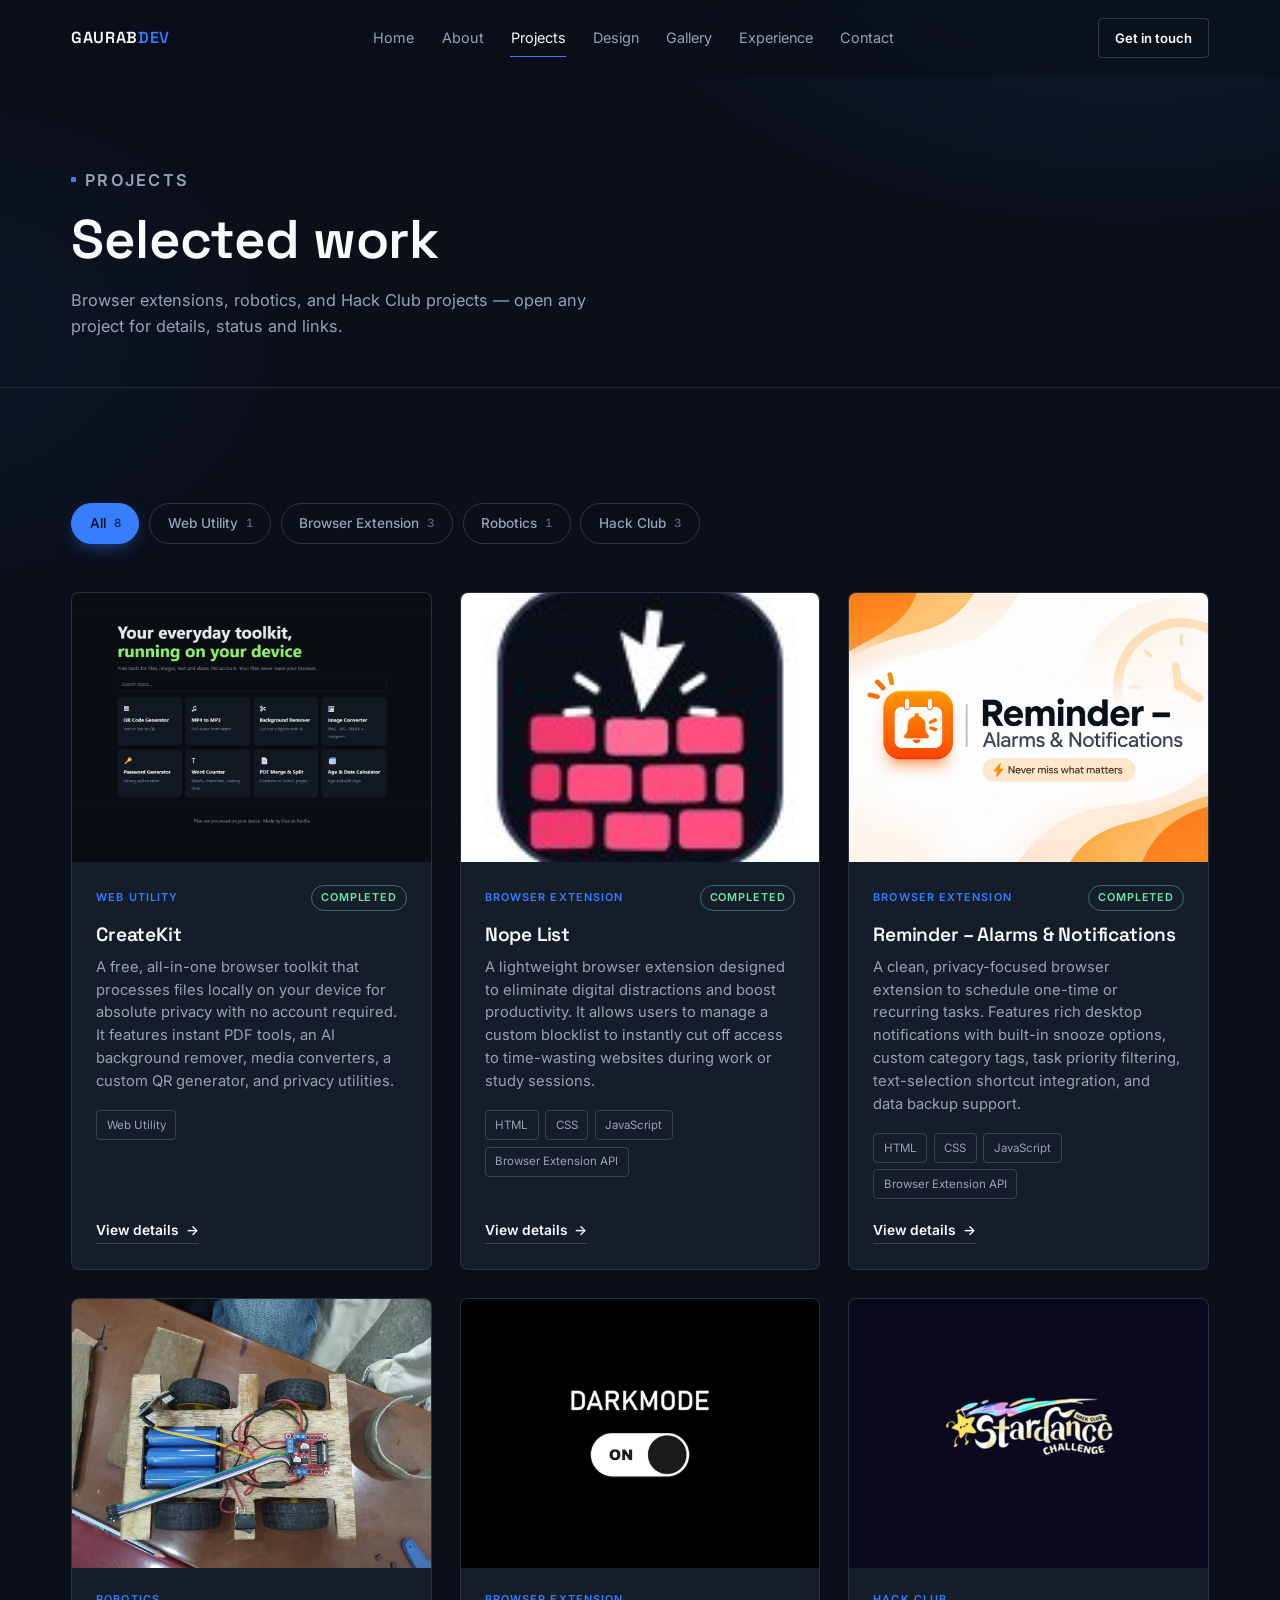
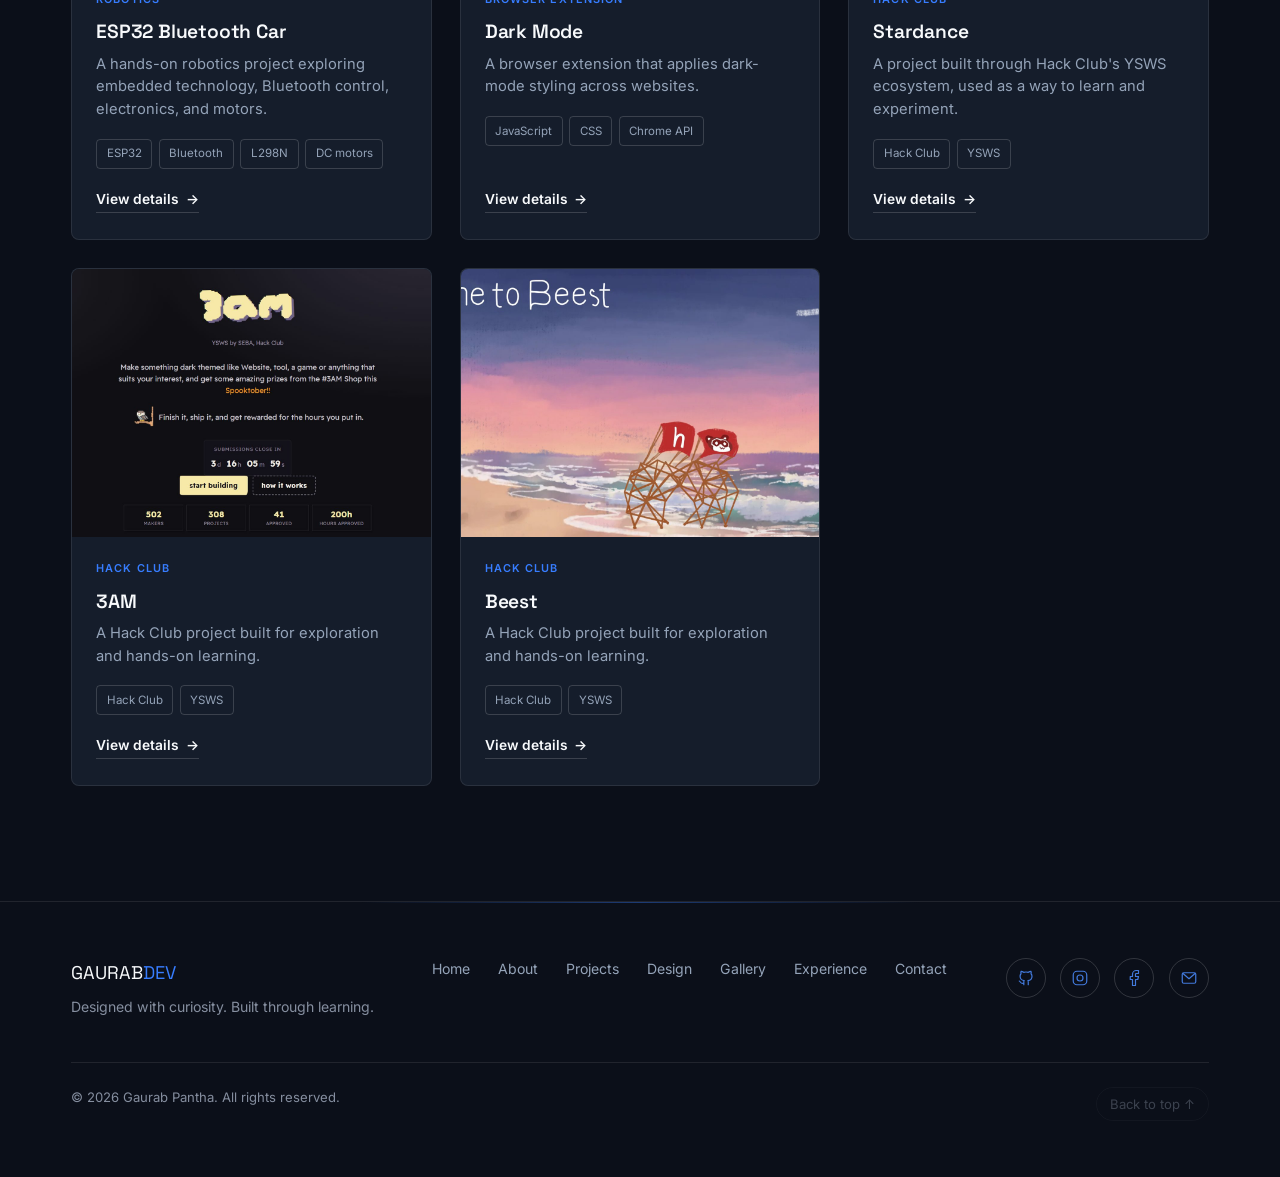
<file: projects/index.html>
<!DOCTYPE html>
<html lang="en">
<head>
<meta charset="UTF-8">
<meta name="viewport" content="width=device-width, initial-scale=1.0">
<title>Projects — Gaurab Pantha</title>
<meta name="author" content="Gaurab Pantha">
<meta name="description" content="Browser extensions, robotics and technology projects by Gaurab Pantha.">
<meta property="og:type" content="website">
<meta property="og:title" content="Projects — Gaurab Pantha">
<meta property="og:description" content="Browser extensions, robotics and technology projects by Gaurab Pantha.">
<meta property="og:url" content="https://gaurabdev.com/projects/">
<meta property="og:site_name" content="GAURABDEV">
<meta property="og:image" content="https://gaurabdev.com/assets/images/og-card.jpg">
<meta property="og:image:width" content="1200">
<meta property="og:image:height" content="630">
<meta property="og:image:alt" content="Gaurab Pantha — student, designer and developer from Nepal">
<meta name="twitter:card" content="summary_large_image">
<meta name="twitter:image" content="https://gaurabdev.com/assets/images/og-card.jpg">
<link rel="canonical" href="https://gaurabdev.com/projects/">
<meta name="theme-color" content="#0B0F19">
<meta name="color-scheme" content="dark">
<script>document.documentElement.classList.add("js")</script>
<link rel="icon" href="/favicon.svg" type="image/svg+xml">
<link rel="icon" href="/favicon.ico" sizes="48x48">
<link rel="icon" href="/favicon-192.png" type="image/png" sizes="192x192">
<link rel="apple-touch-icon" href="/apple-touch-icon.png">
<link rel="preconnect" href="https://fonts.googleapis.com">
<link rel="preconnect" href="https://fonts.gstatic.com" crossorigin>
<link href="https://fonts.googleapis.com/css2?family=Space+Grotesk:wght@500;600;700&amp;family=Inter:wght@400;500;600;700&amp;display=swap" rel="stylesheet">
<link rel="stylesheet" href="/css/style.css">
<link rel="stylesheet" href="/css/responsive.css">
<script type="application/ld+json">
{
  "@context": "https://schema.org",
  "@type": "BreadcrumbList",
  "itemListElement": [
    {
      "@type": "ListItem",
      "position": 1,
      "name": "Home",
      "item": "https://gaurabdev.com/"
    },
    {
      "@type": "ListItem",
      "position": 2,
      "name": "Projects",
      "item": "https://gaurabdev.com/projects/"
    }
  ]
}
</script>
</head>
<body>

<a href="#main" class="skip-link">Skip to content</a>
<div class="scroll-progress" aria-hidden="true"></div>

<header class="site-header">
  <div class="container nav">
    <a href="/" class="nav-logo" aria-label="GAURABDEV — home">GAURAB<span>DEV</span></a>

    <nav class="nav-links" aria-label="Primary">
    <a href="/">Home</a>
    <a href="/about/">About</a>
    <a href="/projects/" aria-current="page">Projects</a>
    <a href="/design/">Design</a>
    <a href="/gallery/">Gallery</a>
    <a href="/experience/">Experience</a>
    <a href="/contact/">Contact</a>
    </nav>

    <div class="nav-cta">
      <a href="/contact/" class="btn btn-ghost btn-small">Get in touch</a>
      <button class="nav-toggle" aria-label="Toggle menu" aria-expanded="false" aria-controls="mobile-menu">
        <span></span><span></span><span></span>
      </button>
    </div>
  </div>

  <nav id="mobile-menu" class="mobile-menu" aria-label="Mobile">
    <a href="/">Home</a>
    <a href="/about/">About</a>
    <a href="/projects/" aria-current="page">Projects</a>
    <a href="/design/">Design</a>
    <a href="/gallery/">Gallery</a>
    <a href="/experience/">Experience</a>
    <a href="/contact/">Contact</a>
    <a href="/contact/" class="btn btn-primary">Get in touch</a>
  </nav>
</header>

<main id="main" tabindex="-1">

  <div class="page-header">
    <div class="container">
      <p class="eyebrow" data-bind="pages.projects.eyebrow" data-reveal>Projects</p>
      <h1 data-bind="pages.projects.title" data-reveal>Selected work</h1>
      <p data-bind="pages.projects.lead" data-reveal>Browser extensions, robotics, and Hack Club projects — open any project for details, status and links.</p>
    </div>
  </div>

  <section class="section">
    <div class="container">
      <div class="filter-bar" role="group" aria-label="Filter projects" data-filter-bar="projects" hidden></div>
      <div class="project-grid" id="project-grid" data-needs-content>
        <noscript><p class="empty-note">Turn on JavaScript to browse projects.</p></noscript>
      </div>
    </div>
  </section>

</main>

<footer class="site-footer">
  <div class="container">
    <div class="footer-top">
      <div>
        <div class="footer-brand">GAURAB<span>DEV</span></div>
        <div class="footer-tagline" data-bind="pages.footer.tagline">Designed with curiosity. Built through learning.</div>
      </div>
      <nav class="footer-links" aria-label="Footer">
        <a href="/">Home</a>
        <a href="/about/">About</a>
        <a href="/projects/">Projects</a>
        <a href="/design/">Design</a>
        <a href="/gallery/">Gallery</a>
        <a href="/experience/">Experience</a>
        <a href="/contact/">Contact</a>
      </nav>
      <div class="footer-social"></div>
    </div>
    <div class="footer-bottom">
      <span>&copy; <span id="year">2026</span> Gaurab Pantha. All rights reserved.</span>
      <a href="#main" class="back-to-top">Back to top &uarr;</a>
    </div>
  </div>
</footer>

<script src="/js/content.js"></script>
<script src="/js/main.js"></script>
<script>document.getElementById("year").textContent=new Date().getFullYear()</script>
</file>
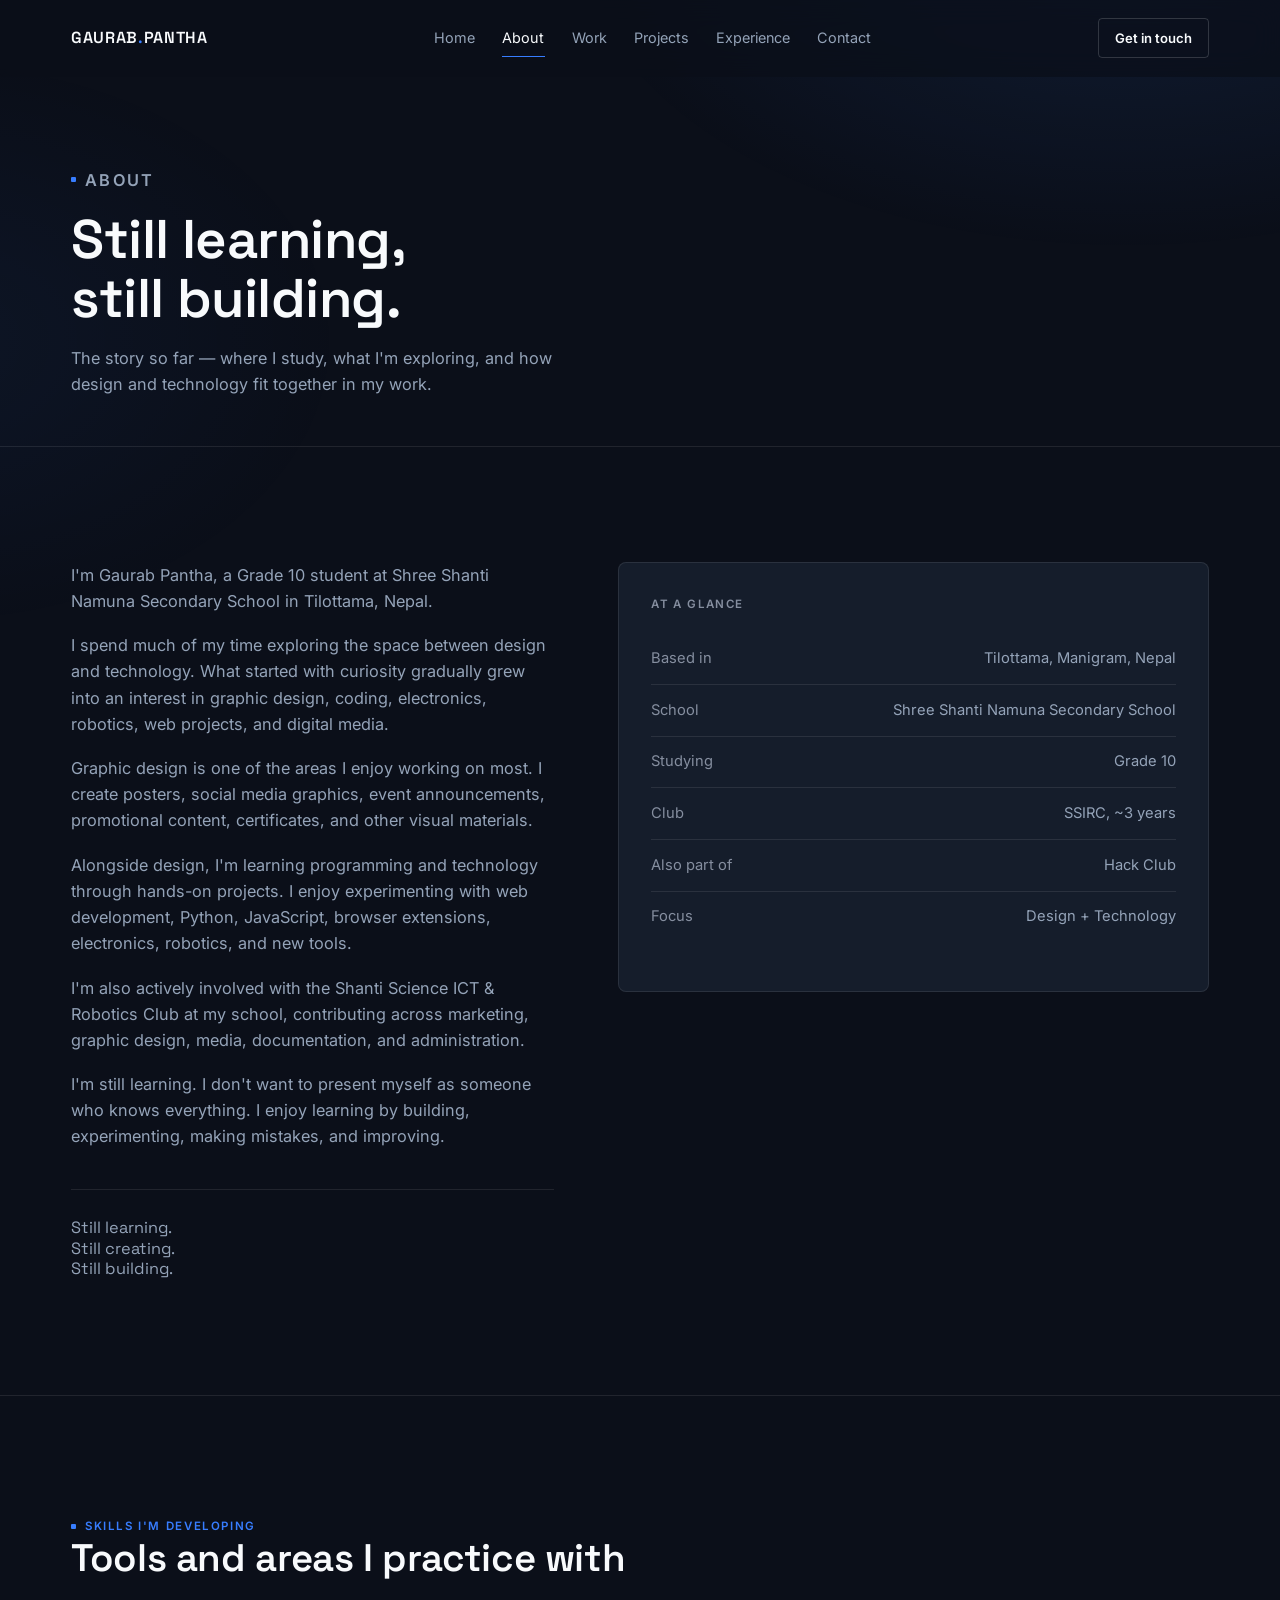
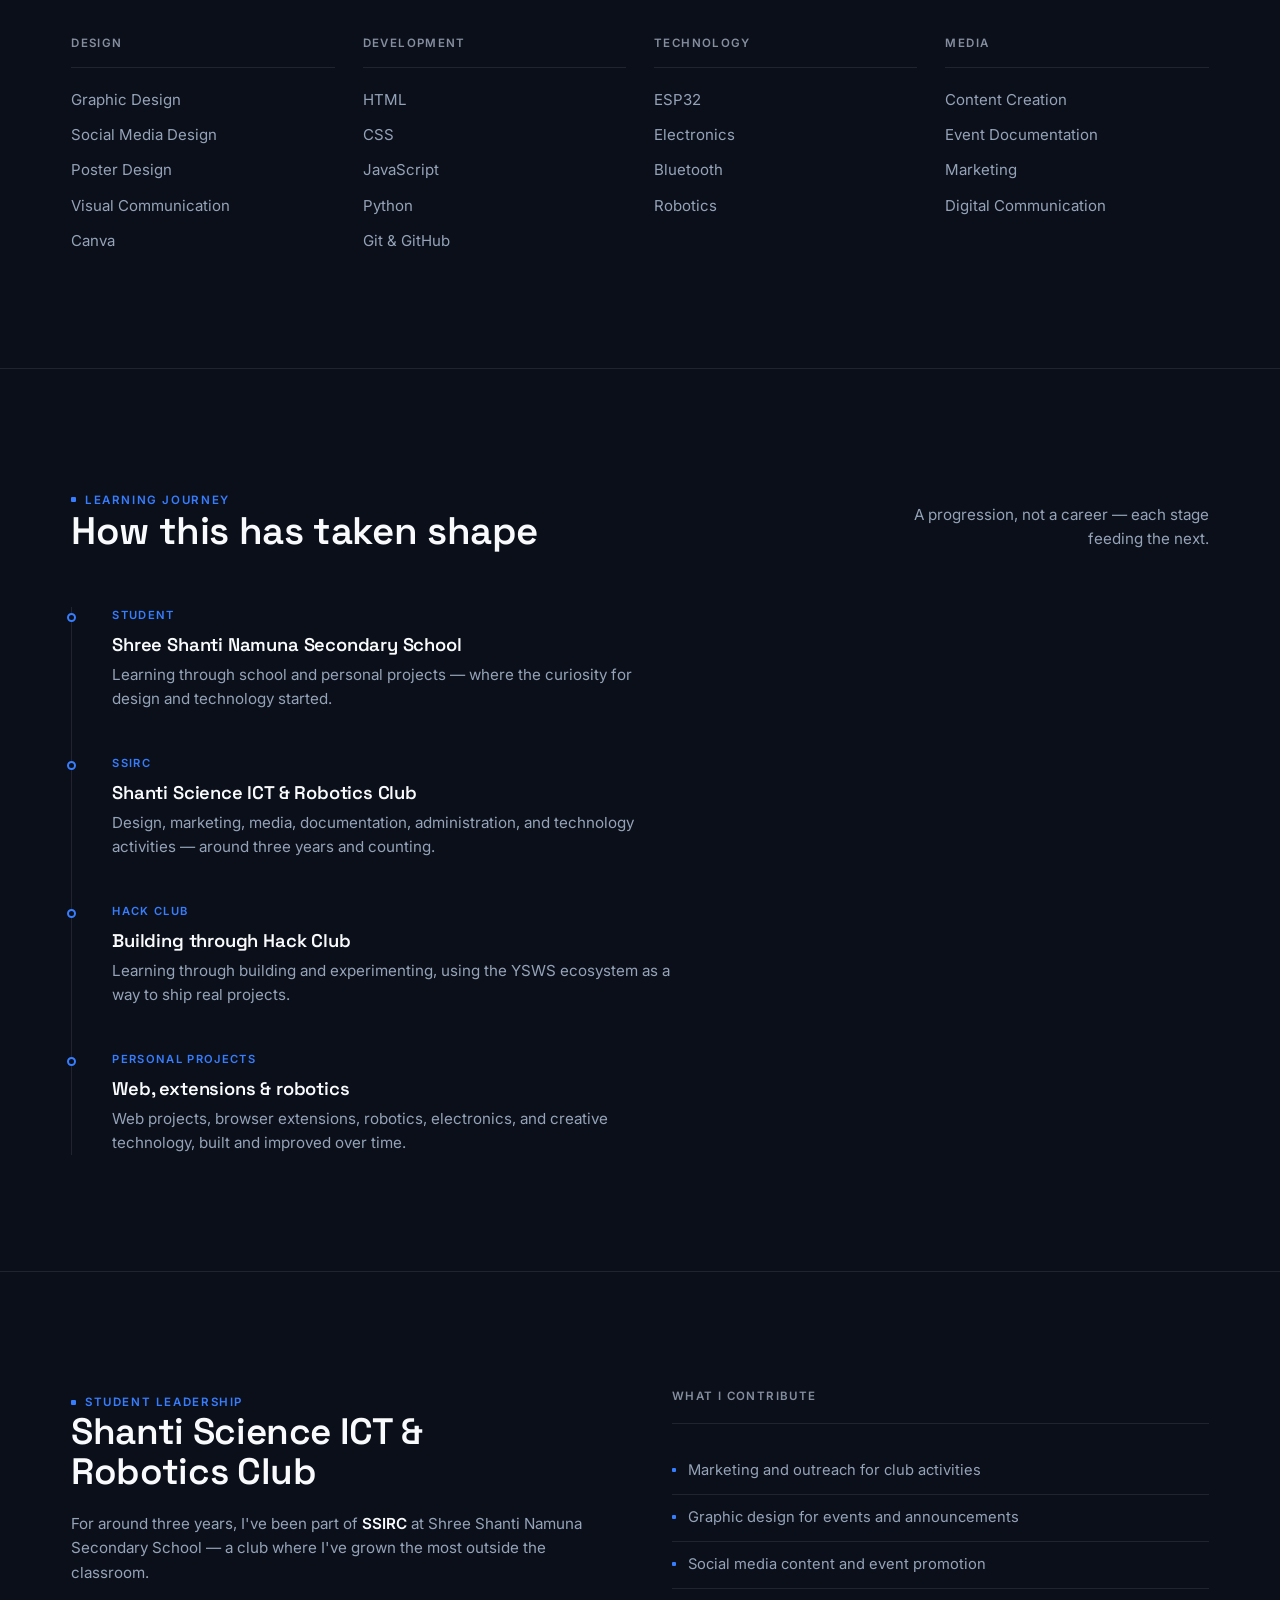
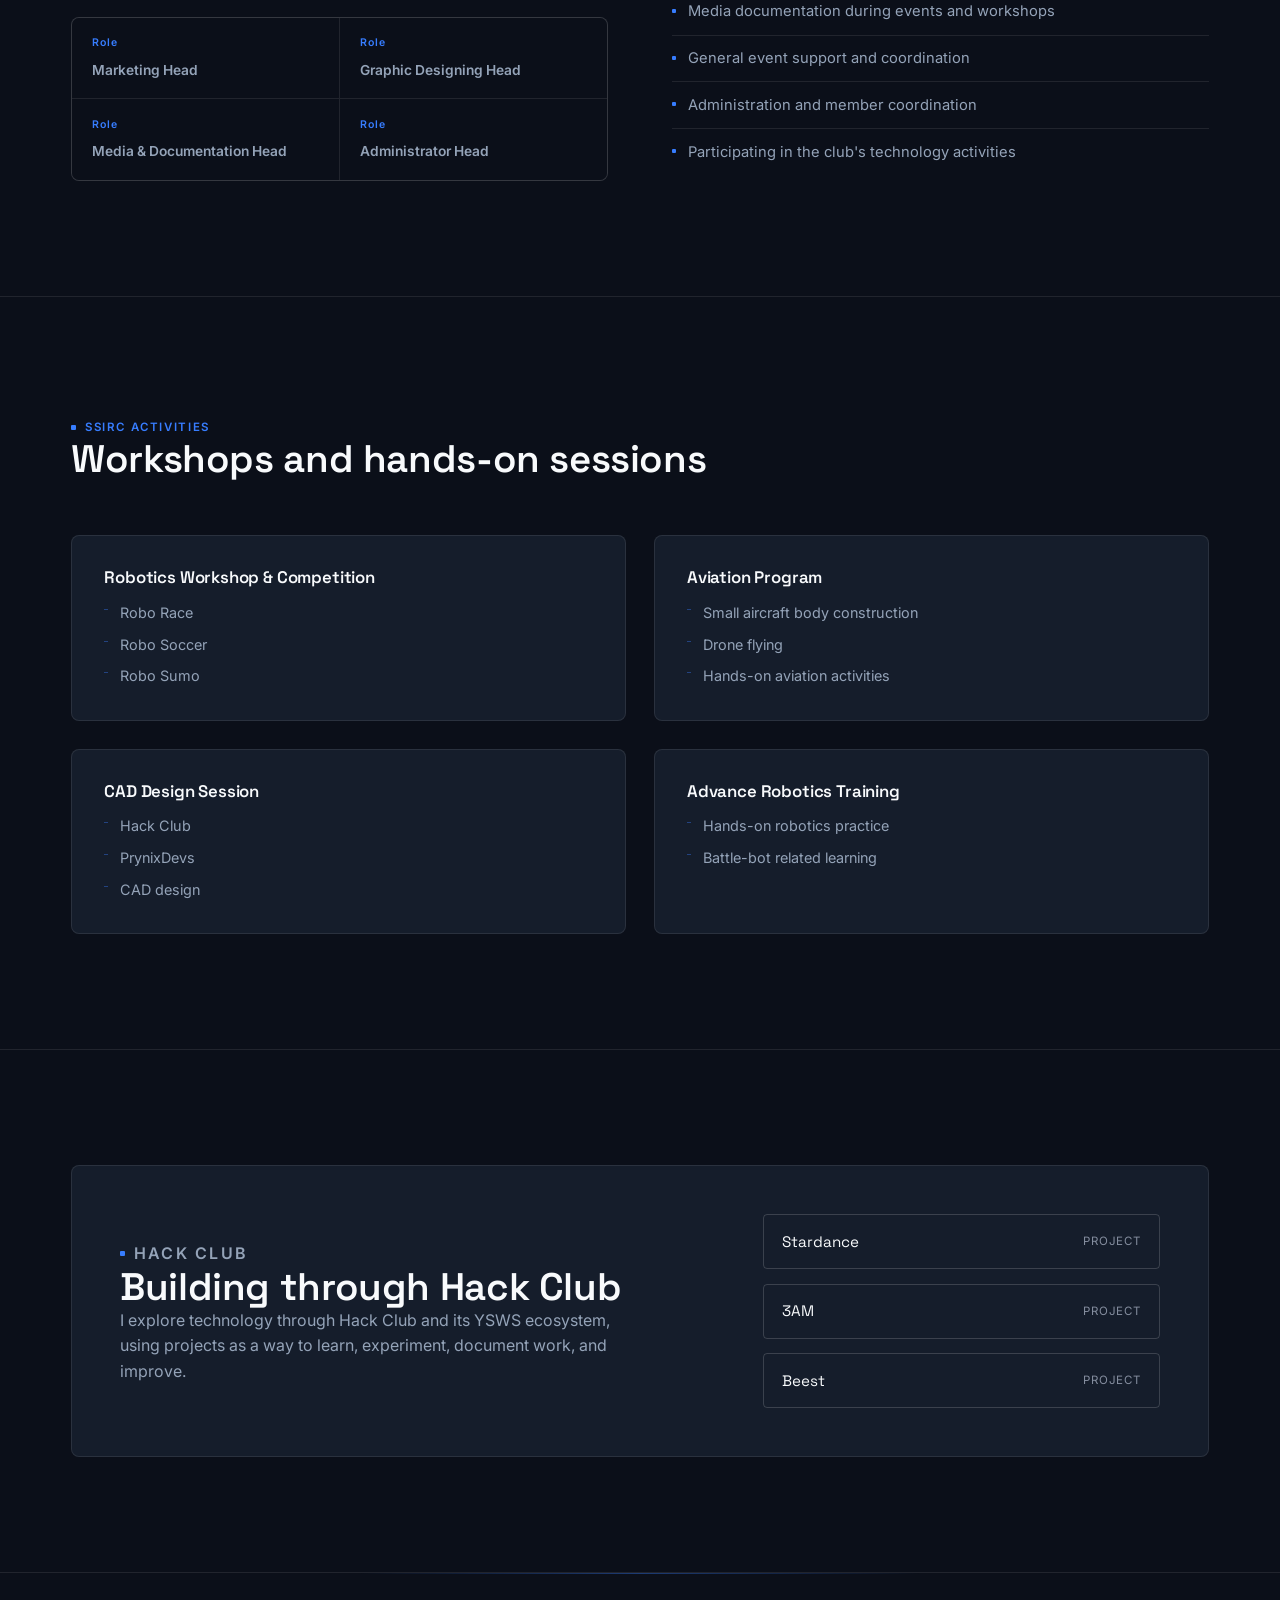
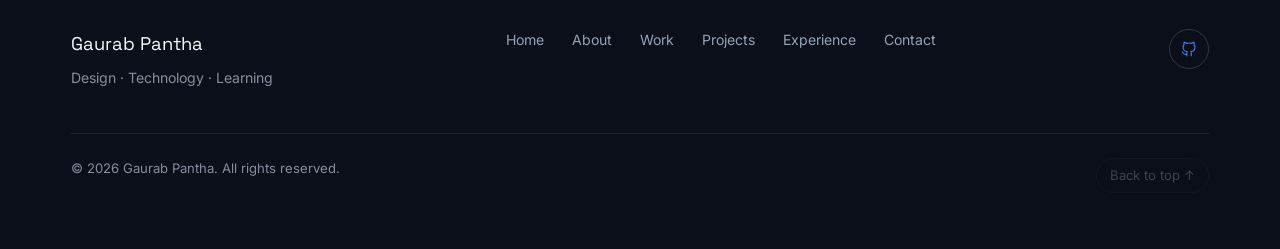
<file: about.html>
<!DOCTYPE html>
<html lang="en">
<head>
<meta charset="UTF-8">
<meta name="viewport" content="width=device-width, initial-scale=1.0">
<title>About — Gaurab Pantha</title>
<meta name="description" content="Gaurab Pantha is a Grade 10 student at Shree Shanti Namuna Secondary School, exploring graphic design, programming, electronics, and robotics through SSIRC and Hack Club.">

<meta property="og:type" content="profile">
<meta property="og:title" content="About — Gaurab Pantha">
<meta property="og:description" content="A Grade 10 student exploring the space between design and technology.">
<meta property="og:url" content="https://gaurabportfolio.gpantha99.workers.dev/about.html">
<meta property="og:site_name" content="Gaurab Pantha">
<meta property="og:image" content="https://gaurabportfolio.gpantha99.workers.dev/assets/images/og-card.jpg">
<meta property="og:image:width" content="1200">
<meta property="og:image:height" content="630">
<meta property="og:image:alt" content="Gaurab Pantha — Student, designer and builder">
<meta name="twitter:card" content="summary_large_image">
<meta name="twitter:image" content="https://gaurabportfolio.gpantha99.workers.dev/assets/images/og-card.jpg">

<link rel="canonical" href="https://gaurabportfolio.gpantha99.workers.dev/about.html">
<meta name="theme-color" content="#0a0e14">
<meta name="color-scheme" content="dark">
<script>document.documentElement.classList.add("js")</script>
<link rel="icon" href="favicon.svg" type="image/svg+xml">
<link rel="icon" href="favicon.ico" sizes="48x48">
<link rel="icon" href="favicon-192.png" type="image/png" sizes="192x192">
<link rel="apple-touch-icon" href="apple-touch-icon.png">
<link rel="preconnect" href="https://fonts.googleapis.com">
<link rel="preconnect" href="https://fonts.gstatic.com" crossorigin>
<link href="https://fonts.googleapis.com/css2?family=Space+Grotesk:wght@500;600;700&amp;family=Inter:wght@400;500;600;700&amp;display=swap" rel="stylesheet">
<link rel="stylesheet" href="css/style.css">
<link rel="stylesheet" href="css/responsive.css">
</head>
<body>

<a href="#main" class="skip-link">Skip to content</a>

<div class="scroll-progress" aria-hidden="true"></div>

<header class="site-header">
  <div class="container nav">
    <a href="index.html" class="nav-logo">GAURAB<span>.</span>PANTHA</a>

    <nav class="nav-links" aria-label="Primary">
      <a href="index.html">Home</a>
      <a href="about.html" aria-current="page">About</a>
      <a href="index.html#work">Work</a>
      <a href="projects.html">Projects</a>
      <a href="about.html#experience">Experience</a>
      <a href="contact.html">Contact</a>
    </nav>

    <div class="nav-cta">
      <a href="contact.html" class="btn btn-ghost btn-small">Get in touch</a>
      <button class="nav-toggle" aria-label="Toggle menu" aria-expanded="false" aria-controls="mobile-menu">
        <span></span><span></span><span></span>
      </button>
    </div>
  </div>

  <nav id="mobile-menu" class="mobile-menu" aria-label="Mobile">
    <a href="index.html">Home</a>
    <a href="about.html" aria-current="page">About</a>
    <a href="index.html#work">Work</a>
    <a href="projects.html">Projects</a>
    <a href="about.html#experience">Experience</a>
    <a href="contact.html">Contact</a>
    <a href="contact.html" class="btn btn-primary">Get in touch</a>
  </nav>
</header>

<main id="main" tabindex="-1">

  <div class="page-header">
    <div class="container">
      <p class="eyebrow" data-reveal>About</p>
      <h1 data-reveal>Still learning, still building.</h1>
      <p data-reveal>The story so far — where I study, what I'm exploring, and how design and technology fit together in my work.</p>
    </div>
  </div>

  <!-- ABOUT ME -->
  <section class="section">
    <div class="container about-layout">
      <div class="about-copy" data-reveal>
        <p>I'm Gaurab Pantha, a Grade 10 student at Shree Shanti Namuna Secondary School in Tilottama, Nepal.</p>
        <p>I spend much of my time exploring the space between design and technology. What started with curiosity gradually grew into an interest in graphic design, coding, electronics, robotics, web projects, and digital media.</p>
        <p>Graphic design is one of the areas I enjoy working on most. I create posters, social media graphics, event announcements, promotional content, certificates, and other visual materials.</p>
        <p>Alongside design, I'm learning programming and technology through hands-on projects. I enjoy experimenting with web development, Python, JavaScript, browser extensions, electronics, robotics, and new tools.</p>
        <p>I'm also actively involved with the Shanti Science ICT &amp; Robotics Club at my school, contributing across marketing, graphic design, media, documentation, and administration.</p>
        <p>I'm still learning. I don't want to present myself as someone who knows everything. I enjoy learning by building, experimenting, making mistakes, and improving.</p>

        <p class="about-statement">Still learning.<br>Still creating.<br>Still building.</p>
      </div>

      <aside class="about-side" data-reveal>
        <p class="about-side-title">At a glance</p>
        <dl>
          <div class="about-fact"><dt>Based in</dt><dd>Tilottama, Manigram, Nepal</dd></div>
          <div class="about-fact"><dt>School</dt><dd>Shree Shanti Namuna Secondary School</dd></div>
          <div class="about-fact"><dt>Studying</dt><dd>Grade 10</dd></div>
          <div class="about-fact"><dt>Club</dt><dd>SSIRC, ~3 years</dd></div>
          <div class="about-fact"><dt>Also part of</dt><dd>Hack Club</dd></div>
          <div class="about-fact"><dt>Focus</dt><dd>Design + Technology</dd></div>
        </dl>
      </aside>
    </div>
  </section>

  <!-- SKILLS -->
  <section class="section">
    <div class="container">
      <div class="section-head" data-reveal>
        <div>
          <p class="eyebrow">Skills I'm developing</p>
          <h2 class="section-title">Tools and areas I practice with</h2>
        </div>
      </div>

      <div class="skills-grid" data-reveal>
        <div class="skill-group">
          <p class="skill-group-title">Design</p>
          <ul>
            <li>Graphic Design</li>
            <li>Social Media Design</li>
            <li>Poster Design</li>
            <li>Visual Communication</li>
            <li>Canva</li>
          </ul>
        </div>
        <div class="skill-group">
          <p class="skill-group-title">Development</p>
          <ul>
            <li>HTML</li>
            <li>CSS</li>
            <li>JavaScript</li>
            <li>Python</li>
            <li>Git &amp; GitHub</li>
          </ul>
        </div>
        <div class="skill-group">
          <p class="skill-group-title">Technology</p>
          <ul>
            <li>ESP32</li>
            <li>Electronics</li>
            <li>Bluetooth</li>
            <li>Robotics</li>
          </ul>
        </div>
        <div class="skill-group">
          <p class="skill-group-title">Media</p>
          <ul>
            <li>Content Creation</li>
            <li>Event Documentation</li>
            <li>Marketing</li>
            <li>Digital Communication</li>
          </ul>
        </div>
      </div>
    </div>
  </section>

  <!-- LEARNING JOURNEY -->
  <section class="section">
    <div class="container">
      <div class="section-head" data-reveal>
        <div>
          <p class="eyebrow">Learning journey</p>
          <h2 class="section-title">How this has taken shape</h2>
        </div>
        <p class="section-meta">A progression, not a career — each stage feeding the next.</p>
      </div>

      <div class="timeline" data-reveal>
        <div class="timeline-item">
          <p class="timeline-stage">Student</p>
          <h3 class="timeline-title">Shree Shanti Namuna Secondary School</h3>
          <p class="timeline-desc">Learning through school and personal projects — where the curiosity for design and technology started.</p>
        </div>
        <div class="timeline-item">
          <p class="timeline-stage">SSIRC</p>
          <h3 class="timeline-title">Shanti Science ICT &amp; Robotics Club</h3>
          <p class="timeline-desc">Design, marketing, media, documentation, administration, and technology activities — around three years and counting.</p>
        </div>
        <div class="timeline-item">
          <p class="timeline-stage">Hack Club</p>
          <h3 class="timeline-title">Building through Hack Club</h3>
          <p class="timeline-desc">Learning through building and experimenting, using the YSWS ecosystem as a way to ship real projects.</p>
        </div>
        <div class="timeline-item">
          <p class="timeline-stage">Personal Projects</p>
          <h3 class="timeline-title">Web, extensions &amp; robotics</h3>
          <p class="timeline-desc">Web projects, browser extensions, robotics, electronics, and creative technology, built and improved over time.</p>
        </div>
      </div>
    </div>
  </section>

  <!-- SSIRC EXPERIENCE -->
  <section class="section" id="experience">
    <div class="container">
      <div class="ssirc-panel">
        <div data-reveal>
          <p class="eyebrow">Student leadership</p>
          <h2 class="ssirc-heading">Shanti Science ICT &amp; Robotics Club</h2>
          <p class="ssirc-meta">For around three years, I've been part of <strong>SSIRC</strong> at Shree Shanti Namuna Secondary School — a club where I've grown the most outside the classroom.</p>

          <div class="role-list">
            <div class="role-item"><span>Role</span>Marketing Head</div>
            <div class="role-item"><span>Role</span>Graphic Designing Head</div>
            <div class="role-item"><span>Role</span>Media &amp; Documentation Head</div>
            <div class="role-item"><span>Role</span>Administrator Head</div>
          </div>
        </div>

        <div data-reveal>
          <p class="about-side-title" style="margin-bottom:1.1rem;">What I contribute</p>
          <ul class="contrib-list">
            <li>Marketing and outreach for club activities</li>
            <li>Graphic design for events and announcements</li>
            <li>Social media content and event promotion</li>
            <li>Media documentation during events and workshops</li>
            <li>General event support and coordination</li>
            <li>Administration and member coordination</li>
            <li>Participating in the club's technology activities</li>
          </ul>
        </div>
      </div>
    </div>
  </section>

  <!-- SSIRC ACTIVITIES -->
  <section class="section">
    <div class="container">
      <div class="section-head" data-reveal>
        <div>
          <p class="eyebrow">SSIRC activities</p>
          <h2 class="section-title">Workshops and hands-on sessions</h2>
        </div>
      </div>

      <div class="activity-grid" data-reveal>
        <div class="activity-card">
          <h3 class="activity-title">Robotics Workshop &amp; Competition</h3>
          <ul>
            <li>Robo Race</li>
            <li>Robo Soccer</li>
            <li>Robo Sumo</li>
          </ul>
        </div>
        <div class="activity-card">
          <h3 class="activity-title">Aviation Program</h3>
          <ul>
            <li>Small aircraft body construction</li>
            <li>Drone flying</li>
            <li>Hands-on aviation activities</li>
          </ul>
        </div>
        <div class="activity-card">
          <h3 class="activity-title">CAD Design Session</h3>
          <ul>
            <li>Hack Club</li>
            <li>PrynixDevs</li>
            <li>CAD design</li>
          </ul>
        </div>
        <div class="activity-card">
          <h3 class="activity-title">Advance Robotics Training</h3>
          <ul>
            <li>Hands-on robotics practice</li>
            <li>Battle-bot related learning</li>
          </ul>
        </div>
      </div>
    </div>
  </section>

  <!-- HACK CLUB -->
  <section class="section">
    <div class="container">
      <div class="hackclub-panel" data-reveal>
        <div class="hackclub-copy">
          <p class="eyebrow">Hack Club</p>
          <h2 class="section-title">Building through Hack Club</h2>
          <p>I explore technology through Hack Club and its YSWS ecosystem, using projects as a way to learn, experiment, document work, and improve.</p>
        </div>
        <ul class="hackclub-list">
          <li>Stardance <span>Project</span></li>
          <li>3AM <span>Project</span></li>
          <li>Beest <span>Project</span></li>
        </ul>
      </div>
    </div>
  </section>

  <!-- ACHIEVEMENTS: hidden until there is something real to show.
       To bring it back, copy the section from README.md ("Adding achievements") and paste it here. -->

</main>

<footer class="site-footer">
  <div class="container">
    <div class="footer-top">
      <div>
        <div class="footer-brand">Gaurab Pantha</div>
        <div class="footer-tagline">Design &middot; Technology &middot; Learning</div>
      </div>
      <nav class="footer-links" aria-label="Footer">
        <a href="index.html">Home</a>
        <a href="about.html">About</a>
        <a href="index.html#work">Work</a>
        <a href="projects.html">Projects</a>
        <a href="about.html#experience">Experience</a>
        <a href="contact.html">Contact</a>
      </nav>
      <div class="footer-social">
        <a href="https://github.com/gaurab-pantha" target="_blank" rel="noopener" aria-label="GitHub (opens in a new tab)"><img src="assets/icons/github.svg" alt="" width="18" height="18"></a>
      </div>
    </div>
    <div class="footer-bottom">
      <span>&copy; 2026 Gaurab Pantha. All rights reserved.</span>
      <a href="#main" class="back-to-top">Back to top &uarr;</a>
    </div>
  </div>
</footer>

<script src="js/config.js"></script>
<script src="js/main.js"></script>
</body>
</html>
</file>
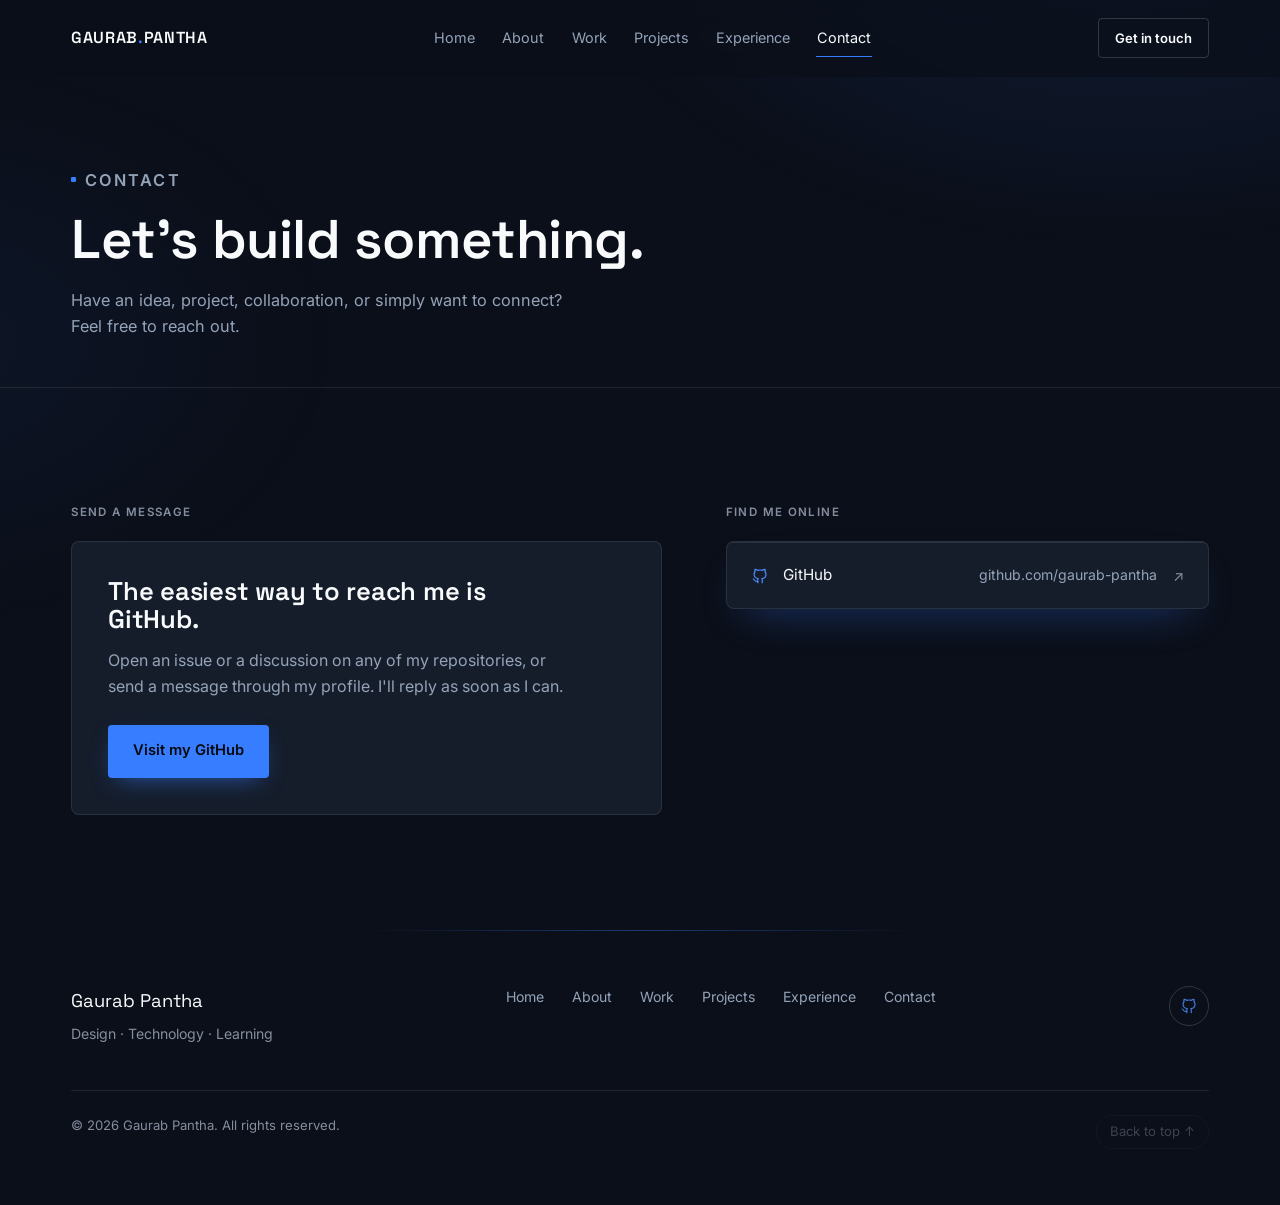
<file: contact.html>
<!DOCTYPE html>
<html lang="en">
<head>
<meta charset="UTF-8">
<meta name="viewport" content="width=device-width, initial-scale=1.0">
<title>Contact — Gaurab Pantha</title>
<meta name="description" content="Get in touch with Gaurab Pantha for ideas, projects, or collaboration.">

<meta property="og:type" content="website">
<meta property="og:title" content="Contact — Gaurab Pantha">
<meta property="og:description" content="Have an idea, project, or collaboration? Get in touch with Gaurab Pantha.">
<meta property="og:url" content="https://gaurabportfolio.gpantha99.workers.dev/contact.html">
<meta property="og:site_name" content="Gaurab Pantha">
<meta property="og:image" content="https://gaurabportfolio.gpantha99.workers.dev/assets/images/og-card.jpg">
<meta property="og:image:width" content="1200">
<meta property="og:image:height" content="630">
<meta property="og:image:alt" content="Gaurab Pantha — Student, designer and builder">
<meta name="twitter:card" content="summary_large_image">
<meta name="twitter:image" content="https://gaurabportfolio.gpantha99.workers.dev/assets/images/og-card.jpg">

<link rel="canonical" href="https://gaurabportfolio.gpantha99.workers.dev/contact.html">
<meta name="theme-color" content="#0a0e14">
<meta name="color-scheme" content="dark">
<script>document.documentElement.classList.add("js")</script>
<link rel="icon" href="favicon.svg" type="image/svg+xml">
<link rel="icon" href="favicon.ico" sizes="48x48">
<link rel="icon" href="favicon-192.png" type="image/png" sizes="192x192">
<link rel="apple-touch-icon" href="apple-touch-icon.png">
<link rel="preconnect" href="https://fonts.googleapis.com">
<link rel="preconnect" href="https://fonts.gstatic.com" crossorigin>
<link href="https://fonts.googleapis.com/css2?family=Space+Grotesk:wght@500;600;700&amp;family=Inter:wght@400;500;600;700&amp;display=swap" rel="stylesheet">
<link rel="stylesheet" href="css/style.css">
<link rel="stylesheet" href="css/responsive.css">
</head>
<body>

<a href="#main" class="skip-link">Skip to content</a>

<div class="scroll-progress" aria-hidden="true"></div>

<header class="site-header">
  <div class="container nav">
    <a href="index.html" class="nav-logo">GAURAB<span>.</span>PANTHA</a>
    <nav class="nav-links" aria-label="Primary">
      <a href="index.html">Home</a>
      <a href="about.html">About</a>
      <a href="index.html#work">Work</a>
      <a href="projects.html">Projects</a>
      <a href="about.html#experience">Experience</a>
      <a href="contact.html" aria-current="page">Contact</a>
    </nav>
    <div class="nav-cta">
      <a href="contact.html" class="btn btn-ghost btn-small">Get in touch</a>
      <button class="nav-toggle" aria-label="Toggle menu" aria-expanded="false" aria-controls="mobile-menu">
        <span></span><span></span><span></span>
      </button>
    </div>
  </div>
  <nav id="mobile-menu" class="mobile-menu" aria-label="Mobile">
    <a href="index.html">Home</a>
    <a href="about.html">About</a>
    <a href="index.html#work">Work</a>
    <a href="projects.html">Projects</a>
    <a href="about.html#experience">Experience</a>
    <a href="contact.html" aria-current="page">Contact</a>
    <a href="contact.html" class="btn btn-primary">Get in touch</a>
  </nav>
</header>

<main id="main" tabindex="-1">

  <div class="page-header">
    <div class="container">
      <p class="eyebrow" data-reveal>Contact</p>
      <h1 data-reveal>Let's build something.</h1>
      <p data-reveal>Have an idea, project, collaboration, or simply want to connect? Feel free to reach out.</p>
    </div>
  </div>

  <section class="section contact-section">
    <div class="container contact-layout">
      <div data-reveal>
        <p class="about-side-title">Send a message</p>

        <!-- Shown automatically once an email is added in js/config.js -->
        <form id="contact-form" hidden novalidate>
          <div class="form-field">
            <label for="name">Name</label>
            <input type="text" id="name" name="name" required autocomplete="name">
          </div>
          <div class="form-field">
            <label for="email">Your email</label>
            <input type="email" id="email" name="email" required autocomplete="email">
          </div>
          <div class="form-field">
            <label for="message">Message</label>
            <textarea id="message" name="message" required></textarea>
          </div>
          <button type="submit" class="btn btn-primary">Send message</button>
          <p class="form-note" id="form-status" role="status" aria-live="polite">Opens your email app with the message ready to send.</p>
        </form>

        <div id="contact-fallback" class="contact-fallback">
          <h2 class="contact-fallback-title">The easiest way to reach me is GitHub.</h2>
          <p>Open an issue or a discussion on any of my repositories, or send a message through my profile. I'll reply as soon as I can.</p>
          <a class="btn btn-primary" href="https://github.com/gaurab-pantha" target="_blank" rel="noopener">Visit my GitHub</a>
        </div>
      </div>

      <div data-reveal>
        <p class="about-side-title">Find me online</p>
        <div class="contact-links" id="contact-links">
          <a class="contact-link-row" id="link-email" href="#" hidden>
            <span class="contact-link-label">
              <svg class="icon" viewBox="0 0 24 24" fill="none" stroke="currentColor" stroke-width="1.6" aria-hidden="true"><rect x="3" y="5" width="18" height="14" rx="2"/><path d="m4 6 8 7 8-7"/></svg>
              Email
            </span>
            <span class="contact-link-value"></span>
          </a>
          <a class="contact-link-row" href="https://github.com/gaurab-pantha" target="_blank" rel="noopener">
            <span class="contact-link-label">
              <img class="icon" src="assets/icons/github.svg" alt="" width="18" height="18">
              GitHub
            </span>
            <span class="contact-link-value">github.com/gaurab-pantha</span>
          </a>
          <a class="contact-link-row" id="link-instagram" href="#" target="_blank" rel="noopener" hidden>
            <span class="contact-link-label">
              <img class="icon" src="assets/icons/instagram.svg" alt="" width="18" height="18">
              Instagram
            </span>
            <span class="contact-link-value"></span>
          </a>
          <a class="contact-link-row" id="link-facebook" href="#" target="_blank" rel="noopener" hidden>
            <span class="contact-link-label">
              <img class="icon" src="assets/icons/facebook.svg" alt="" width="18" height="18">
              Facebook
            </span>
            <span class="contact-link-value"></span>
          </a>
          <a class="contact-link-row" id="link-linkedin" href="#" target="_blank" rel="noopener" hidden>
            <span class="contact-link-label">
              <img class="icon" src="assets/icons/linkedin.svg" alt="" width="18" height="18">
              LinkedIn
            </span>
            <span class="contact-link-value"></span>
          </a>
        </div>
      </div>
    </div>
  </section>

</main>

<footer class="site-footer">
  <div class="container">
    <div class="footer-top">
      <div>
        <div class="footer-brand">Gaurab Pantha</div>
        <div class="footer-tagline">Design &middot; Technology &middot; Learning</div>
      </div>
      <nav class="footer-links" aria-label="Footer">
        <a href="index.html">Home</a>
        <a href="about.html">About</a>
        <a href="index.html#work">Work</a>
        <a href="projects.html">Projects</a>
        <a href="about.html#experience">Experience</a>
        <a href="contact.html">Contact</a>
      </nav>
      <div class="footer-social">
        <a href="https://github.com/gaurab-pantha" target="_blank" rel="noopener" aria-label="GitHub (opens in a new tab)"><img src="assets/icons/github.svg" alt="" width="18" height="18"></a>
      </div>
    </div>
    <div class="footer-bottom">
      <span>&copy; 2026 Gaurab Pantha. All rights reserved.</span>
      <a href="#main" class="back-to-top">Back to top &uarr;</a>
    </div>
  </div>
</footer>

<script src="js/config.js"></script>
<script src="js/main.js"></script>
<script src="js/contact.js"></script>
</body>
</html>
</file>
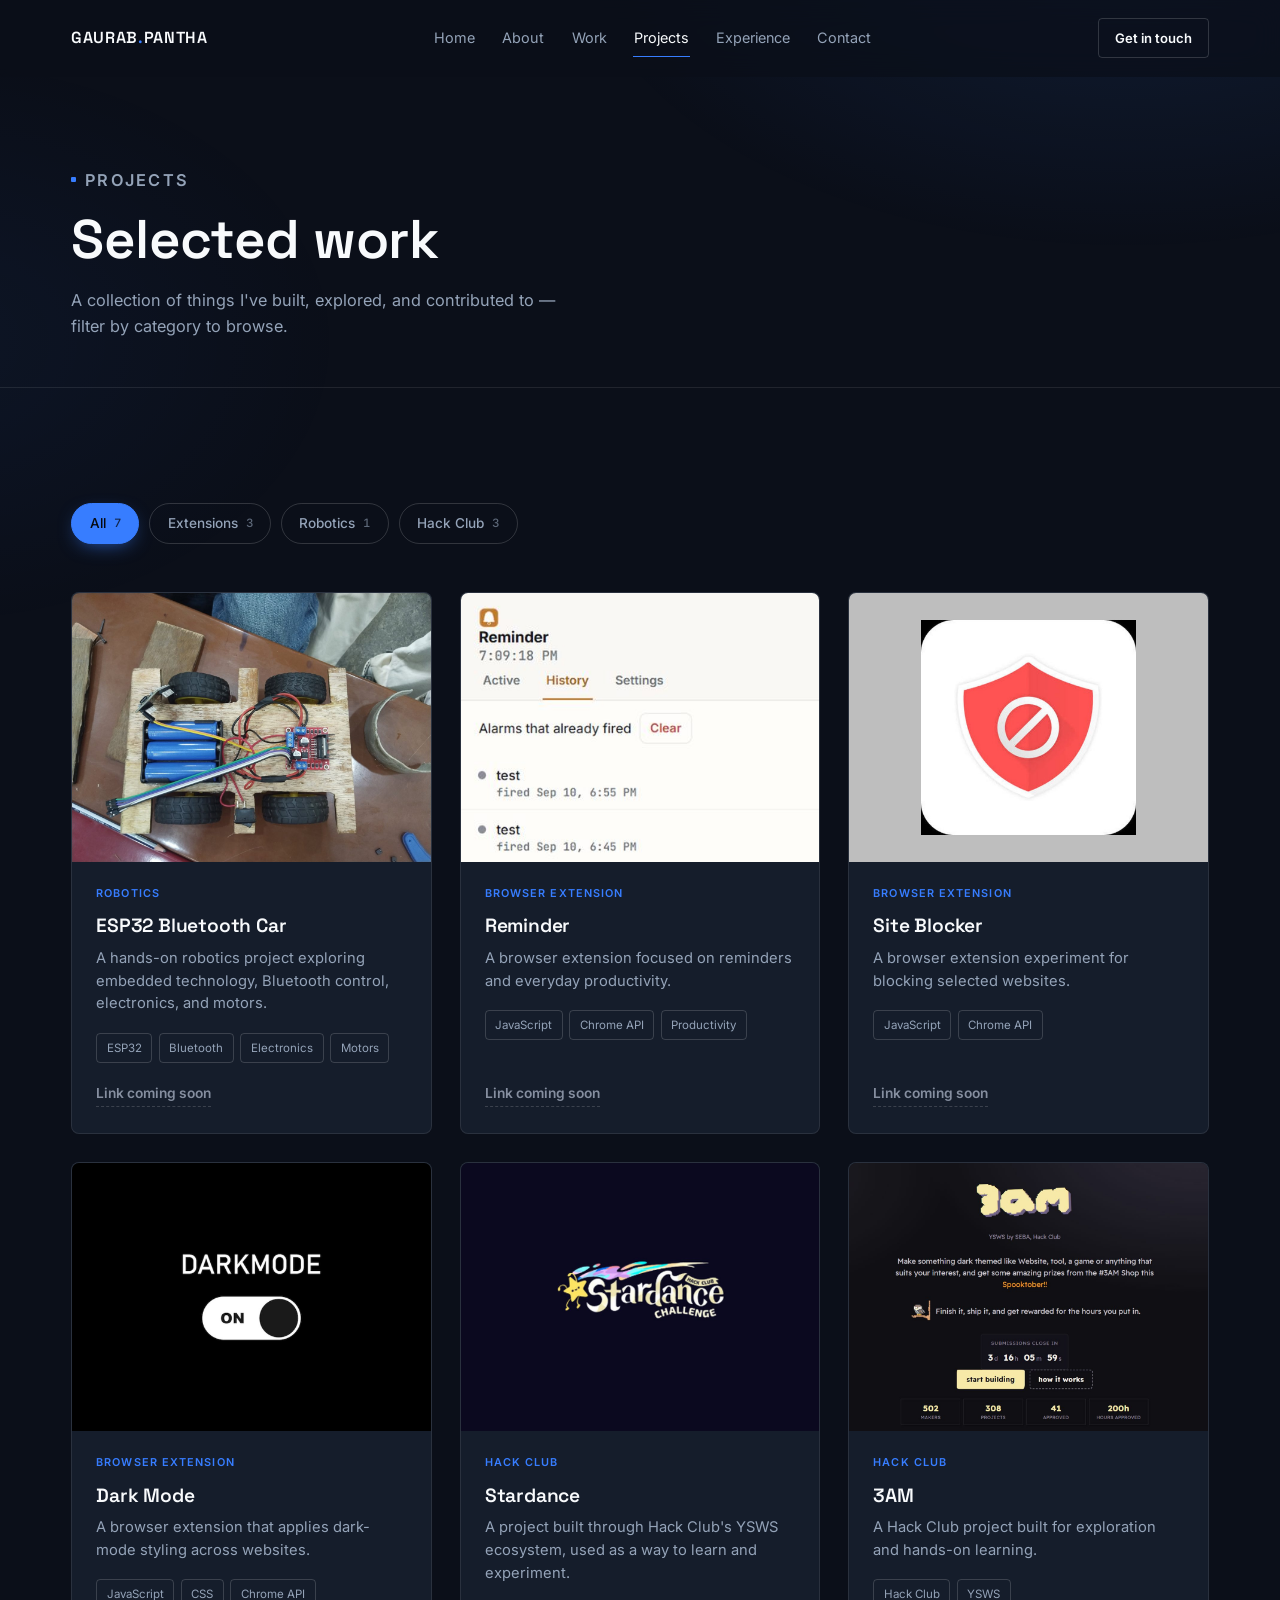
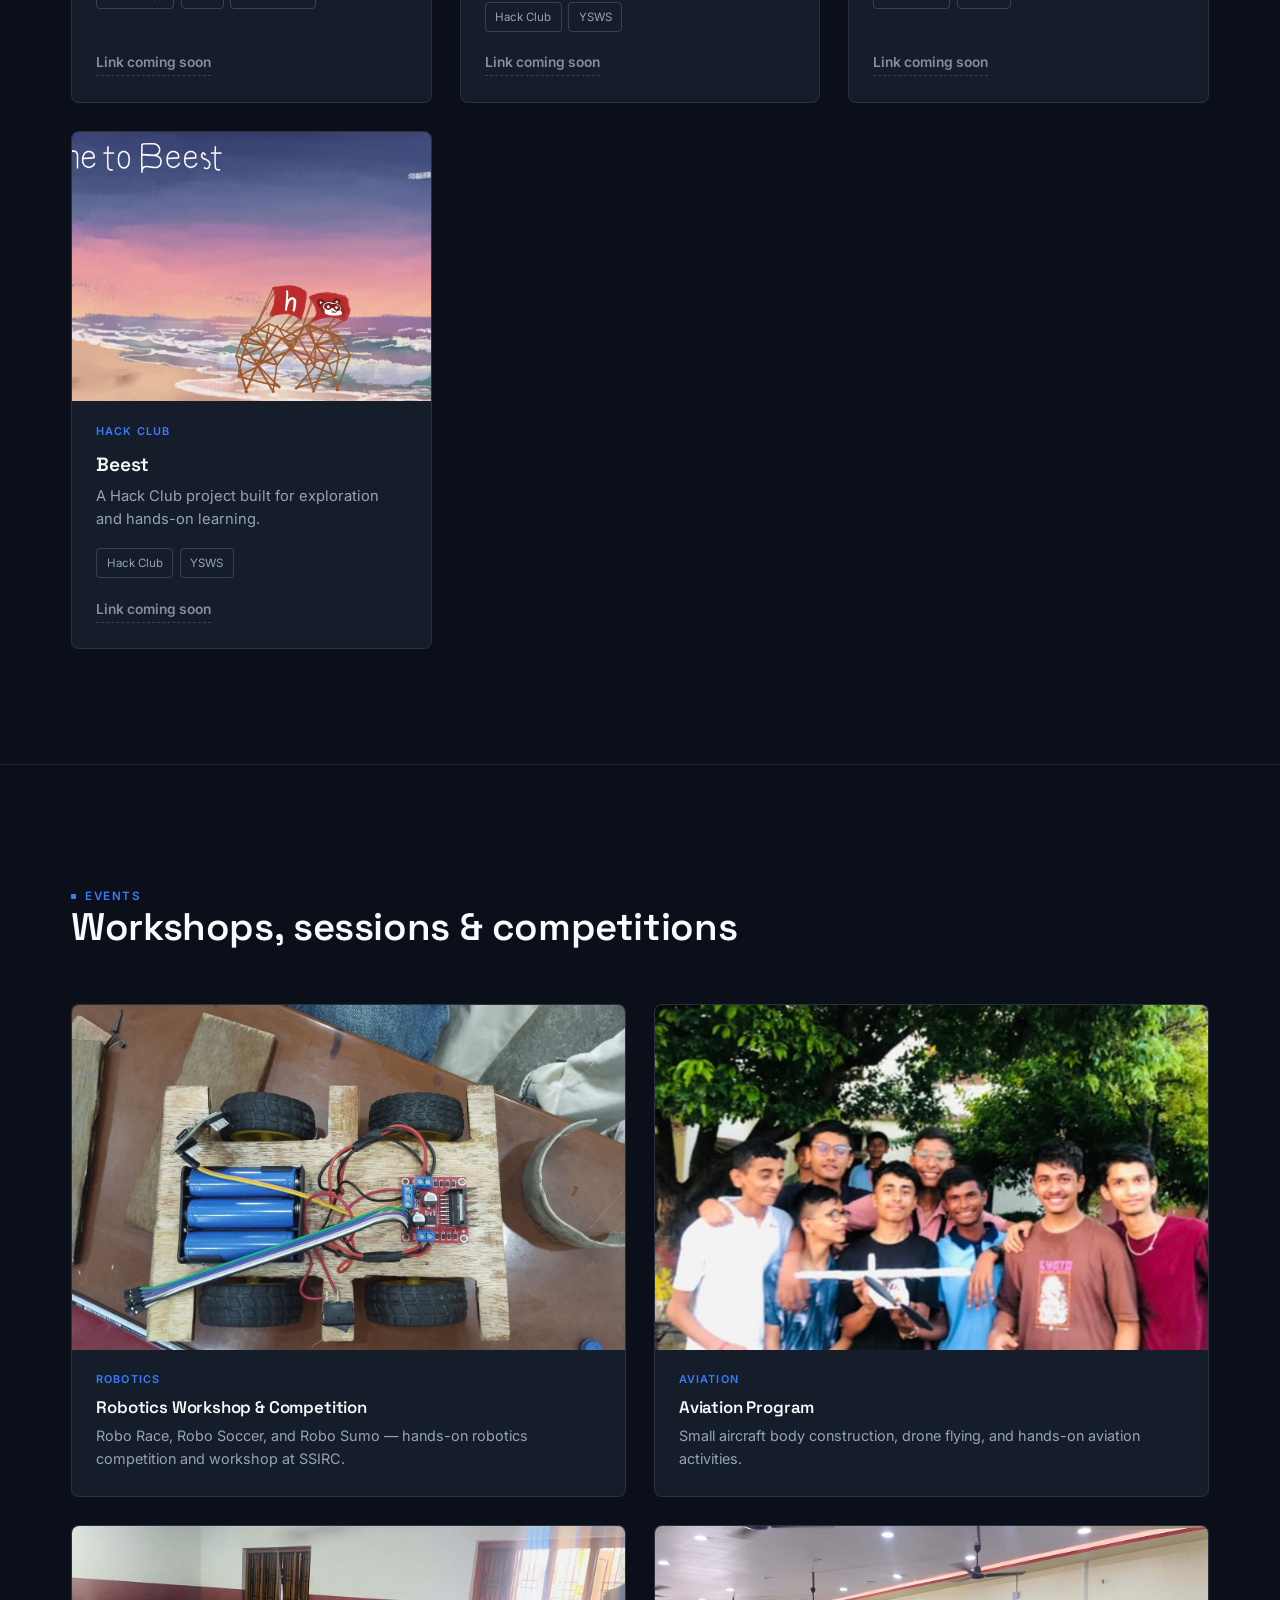
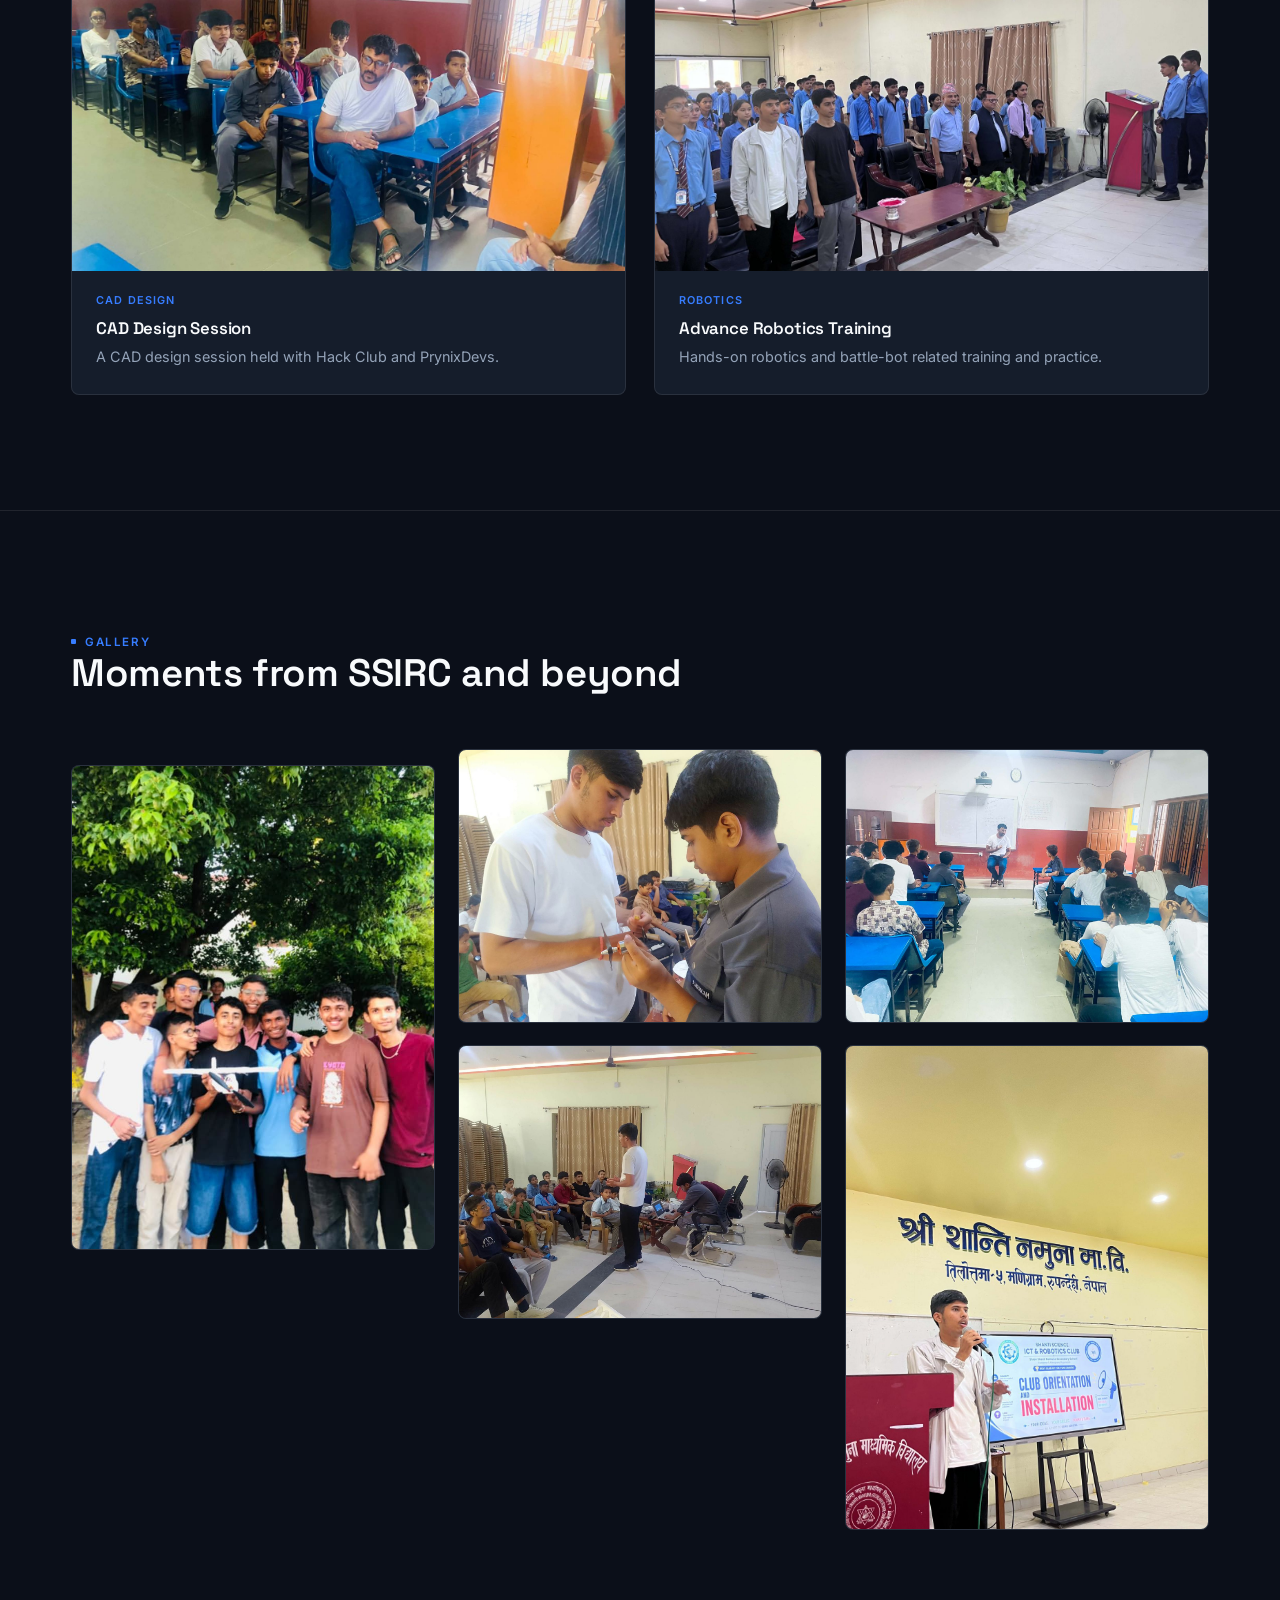
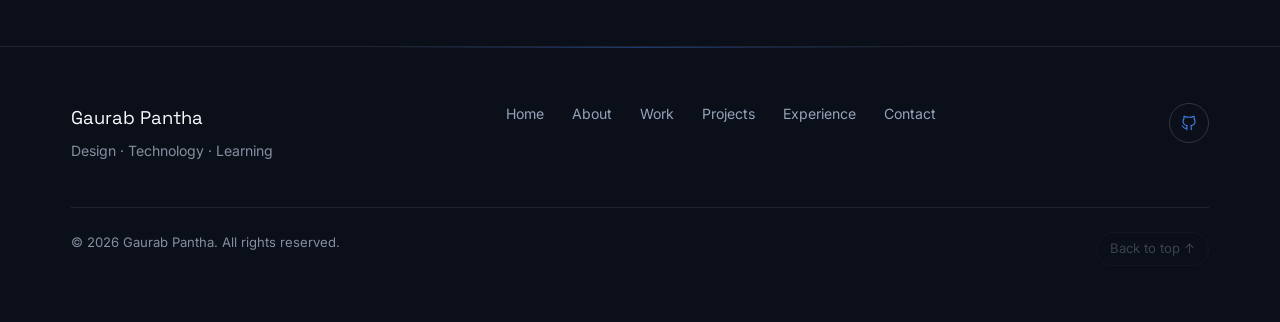
<file: projects.html>
<!DOCTYPE html>
<html lang="en">
<head>
<meta charset="UTF-8">
<meta name="viewport" content="width=device-width, initial-scale=1.0">
<title>Projects — Gaurab Pantha</title>
<meta name="description" content="Projects, events, and photos from Gaurab Pantha — robotics, browser extensions, Hack Club builds, and SSIRC activities.">

<meta property="og:type" content="website">
<meta property="og:title" content="Projects — Gaurab Pantha">
<meta property="og:description" content="Robotics, browser extensions, Hack Club builds, and SSIRC activities.">
<meta property="og:url" content="https://gaurabportfolio.gpantha99.workers.dev/projects.html">
<meta property="og:site_name" content="Gaurab Pantha">
<meta property="og:image" content="https://gaurabportfolio.gpantha99.workers.dev/assets/images/og-card.jpg">
<meta property="og:image:width" content="1200">
<meta property="og:image:height" content="630">
<meta property="og:image:alt" content="Gaurab Pantha — Student, designer and builder">
<meta name="twitter:card" content="summary_large_image">
<meta name="twitter:image" content="https://gaurabportfolio.gpantha99.workers.dev/assets/images/og-card.jpg">

<link rel="canonical" href="https://gaurabportfolio.gpantha99.workers.dev/projects.html">
<meta name="theme-color" content="#0a0e14">
<meta name="color-scheme" content="dark">
<script>document.documentElement.classList.add("js")</script>
<link rel="icon" href="favicon.svg" type="image/svg+xml">
<link rel="icon" href="favicon.ico" sizes="48x48">
<link rel="icon" href="favicon-192.png" type="image/png" sizes="192x192">
<link rel="apple-touch-icon" href="apple-touch-icon.png">
<link rel="preconnect" href="https://fonts.googleapis.com">
<link rel="preconnect" href="https://fonts.gstatic.com" crossorigin>
<link href="https://fonts.googleapis.com/css2?family=Space+Grotesk:wght@500;600;700&amp;family=Inter:wght@400;500;600;700&amp;display=swap" rel="stylesheet">
<link rel="stylesheet" href="css/style.css">
<link rel="stylesheet" href="css/responsive.css">
</head>
<body>

<a href="#main" class="skip-link">Skip to content</a>

<div class="scroll-progress" aria-hidden="true"></div>

<header class="site-header">
  <div class="container nav">
    <a href="index.html" class="nav-logo">GAURAB<span>.</span>PANTHA</a>
    <nav class="nav-links" aria-label="Primary">
      <a href="index.html">Home</a>
      <a href="about.html">About</a>
      <a href="index.html#work">Work</a>
      <a href="projects.html" aria-current="page">Projects</a>
      <a href="about.html#experience">Experience</a>
      <a href="contact.html">Contact</a>
    </nav>
    <div class="nav-cta">
      <a href="contact.html" class="btn btn-ghost btn-small">Get in touch</a>
      <button class="nav-toggle" aria-label="Toggle menu" aria-expanded="false" aria-controls="mobile-menu">
        <span></span><span></span><span></span>
      </button>
    </div>
  </div>
  <nav id="mobile-menu" class="mobile-menu" aria-label="Mobile">
    <a href="index.html">Home</a>
    <a href="about.html">About</a>
    <a href="index.html#work">Work</a>
    <a href="projects.html" aria-current="page">Projects</a>
    <a href="about.html#experience">Experience</a>
    <a href="contact.html">Contact</a>
    <a href="contact.html" class="btn btn-primary">Get in touch</a>
  </nav>
</header>

<main id="main" tabindex="-1">

  <div class="page-header">
    <div class="container">
      <p class="eyebrow" data-reveal>Projects</p>
      <h1 data-reveal>Selected work</h1>
      <p data-reveal>A collection of things I've built, explored, and contributed to — filter by category to browse.</p>
    </div>
  </div>

  <!-- SELECTED WORK + FILTER -->
  <section class="section">
    <div class="container">
      <div class="filter-bar" role="group" aria-label="Filter projects" data-reveal>
        <button class="filter-btn is-active" data-filter="all" aria-pressed="true">All</button>
        <button class="filter-btn" data-filter="extensions" aria-pressed="false">Extensions</button>
        <button class="filter-btn" data-filter="robotics" aria-pressed="false">Robotics</button>
        <button class="filter-btn" data-filter="hackclub" aria-pressed="false">Hack Club</button>
      </div>

      <div class="project-grid" id="project-grid" data-reveal>
        <noscript><p class="section-sub">Turn on JavaScript to browse projects.</p></noscript>
      </div>
    </div>
  </section>

  <!-- EVENTS -->
  <section class="section">
    <div class="container">
      <div class="section-head" data-reveal>
        <div>
          <p class="eyebrow">Events</p>
          <h2 class="section-title">Workshops, sessions &amp; competitions</h2>
        </div>
      </div>

      <div class="event-grid" data-reveal>
        <article class="event-card">
          <div class="event-thumb">
            <img width="1400" height="1050" src="assets/images/events/robotics.jpg" alt="Robotics workshop and competition" loading="lazy">
          </div>
          <div class="event-body">
            <p class="event-cat">Robotics</p>
            <h3 class="event-title">Robotics Workshop &amp; Competition</h3>
            <p class="event-desc">Robo Race, Robo Soccer, and Robo Sumo — hands-on robotics competition and workshop at SSIRC.</p>
          </div>
        </article>

        <article class="event-card">
          <div class="event-thumb">
            <img width="720" height="960" src="assets/images/events/aviation.jpg" alt="Aviation program activities" loading="lazy">
          </div>
          <div class="event-body">
            <p class="event-cat">Aviation</p>
            <h3 class="event-title">Aviation Program</h3>
            <p class="event-desc">Small aircraft body construction, drone flying, and hands-on aviation activities.</p>
          </div>
        </article>

        <article class="event-card">
          <div class="event-thumb">
            <img width="1400" height="1050" src="assets/images/events/cad-session.jpg" alt="CAD design session" loading="lazy">
          </div>
          <div class="event-body">
            <p class="event-cat">CAD Design</p>
            <h3 class="event-title">CAD Design Session</h3>
            <p class="event-desc">A CAD design session held with Hack Club and PrynixDevs.</p>
          </div>
        </article>

        <article class="event-card">
          <div class="event-thumb">
            <img width="1400" height="1050" src="assets/images/events/workshop.jpg" alt="Advance robotics training" loading="lazy">
          </div>
          <div class="event-body">
            <p class="event-cat">Robotics</p>
            <h3 class="event-title">Advance Robotics Training</h3>
            <p class="event-desc">Hands-on robotics and battle-bot related training and practice.</p>
          </div>
        </article>
      </div>
    </div>
  </section>

  <!-- GALLERY -->
  <section class="section">
    <div class="container">
      <div class="section-head" data-reveal>
        <div>
          <p class="eyebrow">Gallery</p>
          <h2 class="section-title">Moments from SSIRC and beyond</h2>
        </div>
      </div>

      <div class="gallery-grid" data-reveal>
        <figure class="gallery-item">
          <img width="720" height="960" src="assets/images/gallery/gallery-01.jpg" alt="SSIRC robotics workshop moment" loading="lazy">
          <figcaption class="gallery-cap">SSIRC &middot; Robotics workshop</figcaption>
        </figure>
        <figure class="gallery-item">
          <img width="1400" height="1050" src="assets/images/gallery/gallery-02.jpg" alt="School event moment" loading="lazy">
          <figcaption class="gallery-cap">School event</figcaption>
        </figure>
        <figure class="gallery-item">
          <img width="1400" height="1050" src="assets/images/gallery/gallery-03.jpg" alt="Aviation activity moment" loading="lazy">
          <figcaption class="gallery-cap">Aviation activity</figcaption>
        </figure>
        <figure class="gallery-item">
          <img width="1400" height="1050" src="assets/images/gallery/gallery-04.jpg" alt="CAD session moment" loading="lazy">
          <figcaption class="gallery-cap">CAD design session</figcaption>
        </figure>
        <figure class="gallery-item">
          <img width="1050" height="1400" src="assets/images/gallery/gallery-05.jpg" alt="Team activity moment" loading="lazy">
          <figcaption class="gallery-cap">Team &amp; behind-the-scenes</figcaption>
        </figure>
      </div>
    </div>
  </section>

</main>

<footer class="site-footer">
  <div class="container">
    <div class="footer-top">
      <div>
        <div class="footer-brand">Gaurab Pantha</div>
        <div class="footer-tagline">Design &middot; Technology &middot; Learning</div>
      </div>
      <nav class="footer-links" aria-label="Footer">
        <a href="index.html">Home</a>
        <a href="about.html">About</a>
        <a href="index.html#work">Work</a>
        <a href="projects.html">Projects</a>
        <a href="about.html#experience">Experience</a>
        <a href="contact.html">Contact</a>
      </nav>
      <div class="footer-social">
        <a href="https://github.com/gaurab-pantha" target="_blank" rel="noopener" aria-label="GitHub (opens in a new tab)"><img src="assets/icons/github.svg" alt="" width="18" height="18"></a>
      </div>
    </div>
    <div class="footer-bottom">
      <span>&copy; 2026 Gaurab Pantha. All rights reserved.</span>
      <a href="#main" class="back-to-top">Back to top &uarr;</a>
    </div>
  </div>
</footer>

<div class="lightbox" role="dialog" aria-modal="true" aria-label="Image viewer" aria-hidden="true">
  <div class="lightbox-inner">
    <button class="lightbox-close" aria-label="Close image">&times;</button>
    <img alt="">
    <p class="lightbox-cap"></p>
  </div>
</div>

<script src="js/projects.js"></script>
<script src="js/config.js"></script>
<script src="js/main.js"></script>
</body>
</html>
</file>
<file: css/style.css>
/* ==========================================================================
   GAURAB PANTHA — PORTFOLIO
   Core stylesheet: tokens, base, layout, components
   ========================================================================== */

:root {
  /* Color system */
  --bg: #0B0F19;
  --bg-elev: #111827;
  --surface: #151D2B;
  --surface-2: #1a2436;
  --border: rgba(255, 255, 255, 0.09);
  --border-strong: rgba(255, 255, 255, 0.16);
  --text: #F8FAFC;
  --text-muted: #94A3B8;
  --text-faint: #858e9f;
  --accent: #377DFF;
  --accent-soft: rgba(55, 125, 255, 0.14);
  --accent-line: rgba(55, 125, 255, 0.4);

  /* Type */
  --font-display: "Space Grotesk", "Inter", system-ui, sans-serif;
  --font-body: "Inter", system-ui, -apple-system, sans-serif;

  /* Layout */
  --container: 1240px;
  --gutter: clamp(1.25rem, 4vw, 3.5rem);
  --section-y: clamp(4.5rem, 9vw, 8rem);
  --radius-s: 4px;
  --radius-m: 8px;

  /* Motion */
  --ease: cubic-bezier(0.22, 1, 0.36, 1);
  --dur-s: 180ms;
  --dur-m: 420ms;
}

/* ---- Reset ---- */
*,
*::before,
*::after {
  box-sizing: border-box;
}

html {
  scroll-behavior: smooth;
  scroll-padding-top: 96px;
  -webkit-text-size-adjust: 100%;
}

body {
  margin: 0;
  background: var(--bg);
  color: var(--text);
  font-family: var(--font-body);
  font-size: 16px;
  line-height: 1.6;
  -webkit-font-smoothing: antialiased;
  overflow-x: hidden;
}

img {
  max-width: 100%;
  display: block;
}

a {
  color: inherit;
  text-decoration: none;
}

ul {
  list-style: none;
  margin: 0;
  padding: 0;
}

button {
  font: inherit;
  color: inherit;
  background: none;
  border: none;
  cursor: pointer;
}

input,
textarea {
  font: inherit;
  color: inherit;
}

h1, h2, h3, h4 {
  font-family: var(--font-display);
  font-weight: 600;
  line-height: 1.08;
  margin: 0;
  letter-spacing: -0.01em;
}

p {
  margin: 0;
}

::selection {
  background: var(--accent);
  color: #06090e;
}

/* ---- Focus states ---- */
a:focus-visible,
button:focus-visible,
input:focus-visible,
textarea:focus-visible,
[tabindex]:focus-visible {
  outline: 2px solid var(--accent);
  outline-offset: 3px;
  border-radius: 2px;
}

/* ---- Reduced motion ---- */
@media (prefers-reduced-motion: reduce) {
  html {
    scroll-behavior: auto;
  }
  *,
  *::before,
  *::after {
    animation-duration: 0.001ms !important;
    animation-iteration-count: 1 !important;
    transition-duration: 0.001ms !important;
    scroll-behavior: auto !important;
  }
}

/* ---- Layout helpers ---- */
.container {
  width: 100%;
  max-width: var(--container);
  margin-inline: auto;
  padding-inline: var(--gutter);
}

.section {
  padding-block: var(--section-y);
  border-bottom: 1px solid var(--border);
  position: relative;
}

.section--tight {
  padding-block: clamp(3rem, 6vw, 5rem);
}

.section-head {
  display: flex;
  flex-wrap: wrap;
  align-items: flex-end;
  justify-content: space-between;
  gap: 1.5rem 2rem;
  margin-bottom: clamp(2.25rem, 5vw, 3.5rem);
}

.eyebrow {
  display: inline-flex;
  align-items: center;
  gap: 0.55rem;
  font-family: var(--font-body);
  font-size: 0.72rem;
  font-weight: 600;
  letter-spacing: 0.14em;
  text-transform: uppercase;
  color: var(--accent);
}

.eyebrow::before {
  content: "";
  width: 5px;
  height: 5px;
  background: var(--accent);
  border-radius: 1px;
  flex: none;
}

.section-num {
  font-family: var(--font-display);
  font-size: 0.78rem;
  color: var(--text-faint);
  letter-spacing: 0.02em;
}

.section-title {
  font-size: clamp(1.7rem, 3vw, 2.5rem);
  max-width: 30ch;
}

.section-sub {
  color: var(--text-muted);
  max-width: 46ch;
  font-size: 1rem;
  margin-top: 0.85rem;
}

.section-meta {
  max-width: 320px;
  color: var(--text-muted);
  font-size: 0.95rem;
  text-align: right;
}

@media (max-width: 720px) {
  .section-meta { text-align: left; }
}

.grid-bg {
  position: absolute;
  inset: 0;
  pointer-events: none;
  background-image:
    linear-gradient(var(--border) 1px, transparent 1px),
    linear-gradient(90deg, var(--border) 1px, transparent 1px);
  background-size: 64px 64px;
  mask-image: linear-gradient(to bottom, black, transparent 90%);
  opacity: 0.5;
}

/* ---- Buttons ---- */
.btn {
  display: inline-flex;
  align-items: center;
  gap: 0.6rem;
  padding: 0.85rem 1.5rem;
  font-family: var(--font-body);
  font-size: 0.92rem;
  font-weight: 600;
  border-radius: var(--radius-s);
  border: 1px solid transparent;
  transition: transform var(--dur-s) var(--ease), background var(--dur-s) var(--ease), border-color var(--dur-s) var(--ease), color var(--dur-s) var(--ease);
  white-space: nowrap;
}

.btn-primary {
  background: var(--accent);
  color: #06090e;
}

.btn-primary:hover {
  background: #5a93ff;
  transform: translateY(-1px);
}

.btn-ghost {
  border-color: var(--border-strong);
  color: var(--text);
}

.btn-ghost:hover {
  border-color: var(--accent-line);
  color: var(--accent);
  transform: translateY(-1px);
}

.btn-small {
  padding: 0.55rem 1rem;
  font-size: 0.82rem;
}

/* ---- Navigation ---- */
.site-header {
  position: sticky;
  top: 0;
  z-index: 100;
  border-bottom: 1px solid transparent;
  background: rgba(11, 15, 25, 0.7);
  backdrop-filter: blur(14px);
  -webkit-backdrop-filter: blur(14px);
  transition: border-color var(--dur-m) var(--ease), background var(--dur-m) var(--ease);
}

.site-header.is-scrolled {
  border-bottom-color: var(--border);
  background: rgba(11, 15, 25, 0.92);
}

.nav {
  display: flex;
  align-items: center;
  justify-content: space-between;
  height: 76px;
}

.nav-logo {
  font-family: var(--font-display);
  font-weight: 600;
  font-size: 1rem;
  letter-spacing: 0.01em;
  display: flex;
  align-items: baseline;
  gap: 0.4rem;
}

.nav-logo span {
  color: var(--accent);
}

.nav-links {
  display: flex;
  align-items: center;
  gap: clamp(1.25rem, 2vw, 2.1rem);
}

.nav-links a {
  position: relative;
  font-size: 0.9rem;
  color: var(--text-muted);
  padding: 0.35rem 0.05rem;
  transition: color var(--dur-s) var(--ease);
}

.nav-links a::after {
  content: "";
  position: absolute;
  left: 0;
  right: 100%;
  bottom: -2px;
  height: 1px;
  background: var(--accent);
  transition: right var(--dur-m) var(--ease);
}

.nav-links a:hover {
  color: var(--text);
}

.nav-links a:hover::after {
  right: 0;
}

.nav-links a[aria-current="page"] {
  color: var(--text);
}

.nav-links a[aria-current="page"]::after {
  right: 0;
}

.nav-cta {
  display: flex;
  align-items: center;
  gap: 1rem;
}

.nav-toggle {
  display: none;
  flex-direction: column;
  gap: 5px;
  padding: 8px;
  margin-right: -8px;
}

.nav-toggle span {
  width: 20px;
  height: 1.5px;
  background: var(--text);
  transition: transform var(--dur-s) var(--ease), opacity var(--dur-s) var(--ease);
}

.nav-toggle[aria-expanded="true"] span:nth-child(1) {
  transform: translateY(6.5px) rotate(45deg);
}
.nav-toggle[aria-expanded="true"] span:nth-child(2) {
  opacity: 0;
}
.nav-toggle[aria-expanded="true"] span:nth-child(3) {
  transform: translateY(-6.5px) rotate(-45deg);
}

.mobile-menu {
  display: none;
}

/* ---- Hero ---- */
.hero {
  padding-top: clamp(3rem, 8vw, 5.5rem);
  padding-bottom: clamp(3.5rem, 8vw, 6rem);
  position: relative;
  border-bottom: 1px solid var(--border);
  overflow: hidden;
}

.hero-grid {
  display: grid;
  grid-template-columns: 1.15fr 0.85fr;
  gap: clamp(2rem, 5vw, 4rem);
  align-items: center;
}

.hero-label {
  font-size: 0.78rem;
  font-weight: 600;
  letter-spacing: 0.16em;
  text-transform: uppercase;
  color: var(--text-muted);
  margin-bottom: 1.4rem;
  display: flex;
  align-items: center;
  gap: 0.6rem;
}

.hero-label .dot {
  width: 6px;
  height: 6px;
  border-radius: 50%;
  background: var(--accent);
}

.hero-name {
  font-size: clamp(2.4rem, 6.2vw, 4.6rem);
  letter-spacing: -0.02em;
}

.hero-statement {
  font-size: clamp(1.9rem, 4.4vw, 3.1rem);
  margin-top: 0.6rem;
  color: var(--text-muted);
}

.hero-statement em {
  font-style: normal;
  color: var(--text);
}

.hero-copy {
  margin-top: 1.75rem;
  max-width: 50ch;
  color: var(--text-muted);
  font-size: 1.05rem;
}

.hero-actions {
  margin-top: 2.25rem;
  display: flex;
  gap: 0.9rem;
  flex-wrap: wrap;
}

.hero-visual {
  position: relative;
}

.hero-portrait {
  position: relative;
  border: 1px solid var(--border-strong);
  border-radius: var(--radius-m);
  overflow: hidden;
  aspect-ratio: 4 / 5;
  background: var(--surface);
}

.hero-portrait img {
  width: 100%;
  height: 100%;
  object-fit: cover;
}

.hero-portrait::after {
  content: "";
  position: absolute;
  inset: 0;
  background: linear-gradient(180deg, transparent 60%, rgba(11, 15, 25, 0.55) 100%);
  pointer-events: none;
}

.hero-portrait-tag {
  position: absolute;
  left: 1rem;
  bottom: 1rem;
  display: flex;
  align-items: center;
  gap: 0.5rem;
  font-size: 0.72rem;
  font-weight: 600;
  letter-spacing: 0.08em;
  text-transform: uppercase;
  color: var(--text);
  background: rgba(11, 15, 25, 0.55);
  border: 1px solid var(--border-strong);
  padding: 0.4rem 0.7rem;
  border-radius: 3px;
  backdrop-filter: blur(6px);
}

.hero-portrait-tag .dot {
  width: 6px;
  height: 6px;
  border-radius: 50%;
  background: var(--accent);
}

/* ---- Intro strip ---- */
.intro-lead {
  font-family: var(--font-display);
  font-size: clamp(1.3rem, 2.6vw, 1.9rem);
  max-width: 22ch;
  color: var(--text);
}

.intro-grid {
  margin-top: clamp(2rem, 5vw, 3rem);
  display: grid;
  grid-template-columns: repeat(4, 1fr);
  border: 1px solid var(--border);
  border-radius: var(--radius-m);
  overflow: hidden;
}

.intro-item {
  padding: 1.4rem 1.5rem;
  border-left: 1px solid var(--border);
}

.intro-item:first-child {
  border-left: none;
}

.intro-item-label {
  font-size: 0.68rem;
  font-weight: 600;
  letter-spacing: 0.12em;
  text-transform: uppercase;
  color: var(--text-faint);
  margin-bottom: 0.5rem;
}

.intro-item-value {
  font-family: var(--font-display);
  font-size: 1.05rem;
}

/* ---- About ---- */
.about-layout {
  display: grid;
  grid-template-columns: 0.9fr 1.1fr;
  gap: clamp(2rem, 5vw, 4.5rem);
}

.about-copy p {
  color: var(--text-muted);
  font-size: 1.02rem;
  margin-bottom: 1.15rem;
  max-width: 58ch;
}

.about-copy p:last-of-type {
  margin-bottom: 0;
}

.about-statement {
  margin-top: 2.5rem;
  font-family: var(--font-display);
  font-size: clamp(1.4rem, 3vw, 2.1rem);
  line-height: 1.25;
  border-top: 1px solid var(--border);
  padding-top: 1.75rem;
}

.about-side {
  border: 1px solid var(--border);
  border-radius: var(--radius-m);
  padding: clamp(1.5rem, 3vw, 2rem);
  height: fit-content;
  background: var(--surface);
}

.about-side-title {
  font-size: 0.72rem;
  font-weight: 600;
  letter-spacing: 0.12em;
  text-transform: uppercase;
  color: var(--text-faint);
  margin-bottom: 1.25rem;
}

.about-fact {
  display: flex;
  justify-content: space-between;
  gap: 1rem;
  padding: 0.85rem 0;
  border-top: 1px solid var(--border);
  font-size: 0.92rem;
}

.about-fact:first-of-type {
  border-top: none;
}

.about-fact dt {
  color: var(--text-faint);
}

.about-fact dd {
  margin: 0;
  text-align: right;
  color: var(--text-muted);
  max-width: 60%;
}

/* ---- What I do ---- */
.services-grid {
  display: grid;
  grid-template-columns: repeat(4, 1fr);
  gap: 1px;
  background: var(--border);
  border: 1px solid var(--border);
  border-radius: var(--radius-m);
  overflow: hidden;
}

.service-card {
  background: var(--bg);
  padding: clamp(1.5rem, 2.5vw, 2.1rem) clamp(1.25rem, 2vw, 1.6rem);
  transition: background var(--dur-m) var(--ease);
}

.service-card:hover {
  background: var(--surface);
}

.service-num {
  font-family: var(--font-display);
  font-size: 0.78rem;
  color: var(--accent);
  margin-bottom: 1.75rem;
}

.service-title {
  font-size: 1.08rem;
  margin-bottom: 0.75rem;
}

.service-desc {
  font-size: 0.9rem;
  color: var(--text-muted);
  line-height: 1.55;
}

/* ---- Project cards ---- */
.filter-bar {
  display: flex;
  flex-wrap: wrap;
  gap: 0.6rem;
  margin-bottom: clamp(2rem, 4vw, 3rem);
}

.filter-btn {
  padding: 0.55rem 1.1rem;
  font-size: 0.85rem;
  font-weight: 500;
  border: 1px solid var(--border-strong);
  border-radius: 999px;
  color: var(--text-muted);
  transition: all var(--dur-s) var(--ease);
}

.filter-btn:hover {
  color: var(--text);
  border-color: var(--text-muted);
}

.filter-btn.is-active {
  background: var(--accent);
  border-color: var(--accent);
  color: #06090e;
}

.project-grid {
  display: grid;
  grid-template-columns: repeat(3, 1fr);
  gap: clamp(1.25rem, 2.5vw, 1.75rem);
}

.project-card {
  display: flex;
  flex-direction: column;
  border: 1px solid var(--border);
  border-radius: var(--radius-m);
  overflow: hidden;
  background: var(--surface);
  transition: border-color var(--dur-m) var(--ease), transform var(--dur-m) var(--ease);
}

.project-card:hover {
  border-color: var(--border-strong);
  transform: translateY(-3px);
}

.project-thumb {
  display: block;
  aspect-ratio: 4 / 3;
  overflow: hidden;
  background: var(--bg-elev);
  position: relative;
}

.project-thumb img {
  width: 100%;
  height: 100%;
  object-fit: cover;
  transition: transform var(--dur-m) var(--ease);
}

.project-card:hover .project-thumb img {
  transform: scale(1.035);
}

.project-body {
  padding: 1.4rem 1.5rem 1.6rem;
  display: flex;
  flex-direction: column;
  flex: 1;
}

.project-top {
  display: flex;
  align-items: center;
  justify-content: flex-start;
  margin-bottom: 0.9rem;
}

.project-num {
  font-family: var(--font-display);
  font-size: 0.78rem;
  color: var(--text-faint);
}

.project-cat {
  font-size: 0.68rem;
  font-weight: 600;
  letter-spacing: 0.1em;
  text-transform: uppercase;
  color: var(--accent);
}

.project-name {
  font-size: 1.2rem;
  margin-bottom: 0.6rem;
}

.project-desc {
  font-size: 0.92rem;
  color: var(--text-muted);
  margin-bottom: 1.1rem;
  line-height: 1.55;
}

.project-tags {
  display: flex;
  flex-wrap: wrap;
  gap: 0.4rem;
  margin-bottom: 1.2rem;
}

.tag {
  font-size: 0.72rem;
  padding: 0.3rem 0.6rem;
  border: 1px solid var(--border-strong);
  border-radius: 4px;
  color: var(--text-muted);
}

.project-link {
  margin-top: auto;
  align-self: flex-start;
  display: inline-flex;
  align-items: center;
  gap: 0.4rem;
  font-size: 0.86rem;
  font-weight: 600;
  color: var(--text);
  border-bottom: 1px solid var(--border-strong);
  padding-bottom: 2px;
  transition: color var(--dur-s) var(--ease), border-color var(--dur-s) var(--ease);
}

.project-link:hover {
  color: var(--accent);
  border-color: var(--accent);
}

.project-link .arrow {
  transition: transform var(--dur-s) var(--ease);
}

.project-link:hover .arrow {
  transform: translateX(3px);
}

/* ---- Experience / SSIRC ---- */
.ssirc-panel {
  display: grid;
  grid-template-columns: 1fr 1fr;
  gap: clamp(2rem, 5vw, 4rem);
  align-items: start;
}

.ssirc-heading {
  font-size: clamp(1.6rem, 3.2vw, 2.3rem);
  max-width: 20ch;
}

.ssirc-meta {
  margin-top: 1.25rem;
  color: var(--text-muted);
  font-size: 0.95rem;
}

.ssirc-meta strong {
  color: var(--text);
  font-weight: 600;
}

.role-list {
  display: grid;
  grid-template-columns: repeat(2, 1fr);
  gap: 1px;
  background: var(--border);
  border: 1px solid var(--border);
  border-radius: var(--radius-m);
  overflow: hidden;
  margin-top: 2rem;
}

.role-item {
  background: var(--bg);
  padding: 1.1rem 1.25rem;
  font-size: 0.86rem;
  font-weight: 600;
  color: var(--text-muted);
}

.role-item span {
  display: block;
  font-size: 0.66rem;
  color: var(--accent);
  letter-spacing: 0.1em;
  margin-bottom: 0.4rem;
}

.contrib-list {
  border-top: 1px solid var(--border);
  padding-top: 1.5rem;
}

.contrib-list li {
  display: flex;
  gap: 0.75rem;
  padding: 0.7rem 0;
  font-size: 0.92rem;
  color: var(--text-muted);
  border-top: 1px solid var(--border);
}

.contrib-list li:first-child {
  border-top: none;
}

.contrib-list li::before {
  content: "";
  width: 4px;
  height: 4px;
  margin-top: 0.55rem;
  background: var(--accent);
  flex: none;
  border-radius: 1px;
}

/* ---- Activities ---- */
.activity-grid {
  display: grid;
  grid-template-columns: repeat(2, 1fr);
  gap: clamp(1.25rem, 2.5vw, 1.75rem);
}

.activity-card {
  border: 1px solid var(--border);
  border-radius: var(--radius-m);
  padding: clamp(1.5rem, 2.5vw, 2rem);
  background: var(--surface);
}

.activity-title {
  font-size: 1.05rem;
  margin-bottom: 0.9rem;
}

.activity-card ul {
  display: flex;
  flex-direction: column;
  gap: 0.55rem;
}

.activity-card li {
  font-size: 0.9rem;
  color: var(--text-muted);
  padding-left: 1rem;
  position: relative;
}

.activity-card li::before {
  content: "";
  position: absolute;
  left: 0;
  top: 0.55em;
  width: 4px;
  height: 1px;
  background: var(--accent-line);
}

/* ---- Events ---- */
.event-grid {
  display: grid;
  grid-template-columns: repeat(2, 1fr);
  gap: clamp(1.25rem, 2.5vw, 1.75rem);
}

.event-card {
  border: 1px solid var(--border);
  border-radius: var(--radius-m);
  overflow: hidden;
  background: var(--surface);
}

.event-thumb {
  aspect-ratio: 16 / 10;
  overflow: hidden;
}

.event-thumb img {
  width: 100%;
  height: 100%;
  object-fit: cover;
}

.event-body {
  padding: 1.3rem 1.5rem 1.6rem;
}

.event-cat {
  font-size: 0.68rem;
  font-weight: 600;
  letter-spacing: 0.1em;
  text-transform: uppercase;
  color: var(--accent);
  margin-bottom: 0.6rem;
}

.event-title {
  font-size: 1.05rem;
  margin-bottom: 0.5rem;
}

.event-desc {
  font-size: 0.9rem;
  color: var(--text-muted);
}

.event-date {
  display: inline-block;
  margin-top: 0.9rem;
  font-size: 0.78rem;
  color: var(--text-faint);
}

/* ---- Gallery ---- */
.gallery-grid {
  columns: 3;
  column-gap: clamp(0.9rem, 2vw, 1.4rem);
}

.gallery-item {
  break-inside: avoid;
  margin-bottom: clamp(0.9rem, 2vw, 1.4rem);
  border: 1px solid var(--border);
  border-radius: var(--radius-m);
  overflow: hidden;
  background: var(--surface);
  cursor: zoom-in;
  position: relative;
}

.gallery-item img {
  width: 100%;
  display: block;
  transition: transform var(--dur-m) var(--ease);
}

.gallery-item:hover img {
  transform: scale(1.03);
}

.gallery-cap {
  position: absolute;
  left: 0;
  right: 0;
  bottom: 0;
  padding: 0.9rem 1rem 0.75rem;
  font-size: 0.78rem;
  color: var(--text);
  background: linear-gradient(0deg, rgba(6, 9, 14, 0.85), transparent);
  opacity: 0;
  transform: translateY(4px);
  transition: opacity var(--dur-s) var(--ease), transform var(--dur-s) var(--ease);
}

.gallery-item:hover .gallery-cap {
  opacity: 1;
  transform: translateY(0);
}

/* Lightbox */
.lightbox {
  position: fixed;
  inset: 0;
  z-index: 200;
  display: none;
  align-items: center;
  justify-content: center;
  background: rgba(6, 9, 14, 0.92);
  backdrop-filter: blur(6px);
  padding: 5vh 5vw;
}

.lightbox.is-open {
  display: flex;
}

.lightbox-inner {
  position: relative;
  max-width: 900px;
  max-height: 88vh;
  width: 100%;
}

.lightbox-inner img {
  max-height: 78vh;
  width: auto;
  margin: 0 auto;
  border-radius: var(--radius-m);
  border: 1px solid var(--border-strong);
}

.lightbox-cap {
  text-align: center;
  margin-top: 1rem;
  color: var(--text-muted);
  font-size: 0.88rem;
}

.lightbox-close {
  position: absolute;
  top: -3rem;
  right: 0;
  width: 40px;
  height: 40px;
  border: 1px solid var(--border-strong);
  border-radius: 50%;
  display: flex;
  align-items: center;
  justify-content: center;
  color: var(--text);
  transition: border-color var(--dur-s) var(--ease), color var(--dur-s) var(--ease);
}

.lightbox-close:hover {
  border-color: var(--accent);
  color: var(--accent);
}

/* ---- Skills ---- */
.skills-grid {
  display: grid;
  grid-template-columns: repeat(4, 1fr);
  gap: clamp(1.25rem, 2.5vw, 1.75rem);
}

.skill-group-title {
  font-size: 0.72rem;
  font-weight: 600;
  letter-spacing: 0.12em;
  text-transform: uppercase;
  color: var(--text-faint);
  margin-bottom: 1.25rem;
  padding-bottom: 0.9rem;
  border-bottom: 1px solid var(--border);
}

.skill-group ul {
  display: flex;
  flex-direction: column;
  gap: 0.7rem;
}

.skill-group li {
  font-size: 0.94rem;
  color: var(--text-muted);
}

/* ---- Timeline ---- */
.timeline {
  position: relative;
  padding-left: clamp(1.75rem, 4vw, 2.5rem);
  border-left: 1px solid var(--border);
}

.timeline-item {
  position: relative;
  padding-bottom: clamp(2rem, 4vw, 2.75rem);
}

.timeline-item:last-child {
  padding-bottom: 0;
}

.timeline-item::before {
  content: "";
  position: absolute;
  left: calc(clamp(1.75rem, 4vw, 2.5rem) * -1 - 5px);
  top: 0.35rem;
  width: 9px;
  height: 9px;
  border-radius: 50%;
  background: var(--bg);
  border: 2px solid var(--accent);
}

.timeline-stage {
  font-size: 0.7rem;
  font-weight: 600;
  letter-spacing: 0.12em;
  text-transform: uppercase;
  color: var(--accent);
  margin-bottom: 0.6rem;
}

.timeline-title {
  font-size: 1.15rem;
  margin-bottom: 0.5rem;
}

.timeline-desc {
  color: var(--text-muted);
  font-size: 0.95rem;
  max-width: 56ch;
}

/* ---- Hack Club ---- */
.hackclub-panel {
  border: 1px solid var(--border);
  border-radius: var(--radius-m);
  padding: clamp(2rem, 4vw, 3rem);
  background: var(--surface);
  display: grid;
  grid-template-columns: 1.2fr 0.8fr;
  gap: clamp(2rem, 4vw, 3rem);
  align-items: center;
}

.hackclub-copy p {
  color: var(--text-muted);
  font-size: 1rem;
  max-width: 52ch;
}

.hackclub-list {
  display: flex;
  flex-direction: column;
  gap: 0.9rem;
}

.hackclub-list li {
  display: flex;
  align-items: center;
  justify-content: space-between;
  padding: 0.9rem 1.1rem;
  border: 1px solid var(--border-strong);
  border-radius: var(--radius-s);
  font-family: var(--font-display);
  font-size: 0.95rem;
}

.hackclub-list li span {
  font-family: var(--font-body);
  font-size: 0.72rem;
  color: var(--text-faint);
  text-transform: uppercase;
  letter-spacing: 0.08em;
}

/* ---- Achievements ---- */
.achieve-grid {
  display: grid;
  grid-template-columns: repeat(3, 1fr);
  gap: clamp(1.25rem, 2.5vw, 1.75rem);
}

.achieve-card {
  border: 1px solid var(--border);
  border-radius: var(--radius-m);
  padding: clamp(1.5rem, 2.5vw, 1.9rem);
}

.achieve-cat {
  font-size: 0.68rem;
  font-weight: 600;
  letter-spacing: 0.1em;
  text-transform: uppercase;
  color: var(--accent);
  margin-bottom: 0.9rem;
}

.achieve-body {
  color: var(--text-muted);
  font-size: 0.92rem;
}

.achieve-card.is-empty {
  border-style: dashed;
  color: var(--text-faint);
}

.achieve-card.is-empty .achieve-body {
  color: var(--text-faint);
}

/* ---- Contact ---- */
.contact-section {
  border-bottom: none;
}

.contact-layout {
  display: grid;
  grid-template-columns: 1.1fr 0.9fr;
  gap: clamp(2rem, 5vw, 4rem);
  align-items: start;
}

.contact-heading {
  font-size: clamp(2rem, 5vw, 3.4rem);
  max-width: 14ch;
}

.contact-desc {
  margin-top: 1.25rem;
  color: var(--text-muted);
  font-size: 1.05rem;
  max-width: 42ch;
}

.contact-actions {
  margin-top: 2.25rem;
  display: flex;
  gap: 0.9rem;
  flex-wrap: wrap;
}

.contact-links {
  border: 1px solid var(--border);
  border-radius: var(--radius-m);
  overflow: hidden;
}

.contact-link-row {
  display: flex;
  align-items: center;
  justify-content: space-between;
  padding: 1.25rem 1.5rem;
  border-top: 1px solid var(--border);
  transition: background var(--dur-s) var(--ease);
}

.contact-link-row:first-child {
  border-top: none;
}

.contact-link-row:hover {
  background: var(--surface);
}

.contact-link-label {
  display: flex;
  align-items: center;
  gap: 0.9rem;
  font-size: 0.95rem;
}

.contact-link-label .icon {
  width: 18px;
  height: 18px;
  color: var(--accent);
}

.contact-link-value {
  color: var(--text-muted);
  font-size: 0.88rem;
}

/* ---- Contact form ---- */
.form-field {
  margin-bottom: 1.25rem;
}

.form-field label {
  display: block;
  font-size: 0.78rem;
  font-weight: 600;
  letter-spacing: 0.06em;
  text-transform: uppercase;
  color: var(--text-faint);
  margin-bottom: 0.6rem;
}

.form-field input,
.form-field textarea {
  width: 100%;
  padding: 0.85rem 1rem;
  background: var(--surface);
  border: 1px solid var(--border-strong);
  border-radius: var(--radius-s);
  color: var(--text);
  transition: border-color var(--dur-s) var(--ease);
}

.form-field input:focus,
.form-field textarea:focus {
  border-color: var(--accent);
  outline: none;
}

.form-field textarea {
  resize: vertical;
  min-height: 130px;
}

.form-note {
  margin-top: 1rem;
  font-size: 0.82rem;
  color: var(--text-faint);
}

/* ---- Footer ---- */
.site-footer {
  padding-block: clamp(2.5rem, 5vw, 3.5rem);
}

.footer-top {
  display: flex;
  flex-wrap: wrap;
  gap: 2rem;
  justify-content: space-between;
  padding-bottom: clamp(2rem, 4vw, 2.75rem);
  border-bottom: 1px solid var(--border);
}

.footer-brand {
  font-family: var(--font-display);
  font-size: 1.15rem;
}

.footer-tagline {
  color: var(--text-faint);
  font-size: 0.88rem;
  margin-top: 0.5rem;
}

.footer-links {
  display: flex;
  flex-wrap: wrap;
  gap: 0.5rem 1.75rem;
}

.footer-links a {
  font-size: 0.88rem;
  color: var(--text-muted);
  transition: color var(--dur-s) var(--ease);
}

.footer-links a:hover {
  color: var(--accent);
}

.footer-social {
  display: flex;
  gap: 0.9rem;
}

.footer-social a {
  width: 40px;
  height: 40px;
  border: 1px solid var(--border-strong);
  border-radius: 50%;
  display: flex;
  align-items: center;
  justify-content: center;
  color: var(--text-muted);
  transition: color var(--dur-s) var(--ease), border-color var(--dur-s) var(--ease);
}

.footer-social a:hover {
  color: var(--accent);
  border-color: var(--accent);
}

.footer-social svg {
  width: 16px;
  height: 16px;
}

.footer-bottom {
  display: flex;
  flex-wrap: wrap;
  justify-content: space-between;
  gap: 1rem;
  padding-top: 1.5rem;
  font-size: 0.82rem;
  color: var(--text-faint);
}

.back-to-top {
  display: flex;
  align-items: center;
  gap: 0.4rem;
  color: var(--text-faint);
  transition: color var(--dur-s) var(--ease);
}

.back-to-top:hover {
  color: var(--accent);
}

/* ---- Scroll progress ---- */
.scroll-progress {
  position: fixed;
  top: 0;
  left: 0;
  height: 2px;
  width: 0%;
  background: var(--accent);
  z-index: 101;
  transition: width 80ms linear;
}

/* ---- Reveal animation ---- */
html.js [data-reveal] {
  opacity: 0;
  transform: translateY(16px);
  transition: opacity 640ms var(--ease), transform 640ms var(--ease);
}

html.js [data-reveal].is-visible {
  opacity: 1;
  transform: translateY(0);
}

@media (prefers-reduced-motion: reduce) {
  [data-reveal] {
    opacity: 1;
    transform: none;
    transition: none;
  }
}

/* ---- Page header (about/projects/contact top banner) ---- */
.page-header {
  padding-top: clamp(3rem, 7vw, 4.5rem);
  padding-bottom: clamp(2rem, 4vw, 3rem);
  border-bottom: 1px solid var(--border);
}

.page-header .eyebrow {
  margin-bottom: 1.1rem;
}

.page-header h1 {
  font-size: clamp(2.1rem, 5.5vw, 3.4rem);
  max-width: 18ch;
}

.page-header p {
  margin-top: 1.1rem;
  color: var(--text-muted);
  max-width: 52ch;
  font-size: 1.02rem;
}

/* ---- Placeholder note (dev only, visually quiet) ---- */
.placeholder-note {
  font-size: 0.75rem;
  color: var(--text-faint);
  border: 1px dashed var(--border-strong);
  padding: 0.6rem 0.9rem;
  border-radius: var(--radius-s);
  display: inline-block;
  margin-top: 0.75rem;
}


/* ==========================================================================
   FIXES & ADDITIONS
   ========================================================================== */

/* Skip link: visible only when focused by keyboard */
.skip-link {
  position: absolute;
  left: 1rem;
  top: -4rem;
  z-index: 300;
  padding: 0.7rem 1.1rem;
  background: var(--accent);
  color: #06090e;
  font-weight: 600;
  font-size: 0.9rem;
  border-radius: var(--radius-s);
  transition: top var(--dur-s) var(--ease);
}

.skip-link:focus {
  top: 1rem;
}

main:focus {
  outline: none;
}

/* Project link that isn't published yet */
.project-link.is-soon {
  color: var(--text-faint);
  border-bottom: 1px dashed var(--border-strong);
  cursor: default;
}

.project-link.is-soon:hover {
  color: var(--text-faint);
  border-color: var(--border-strong);
}

/* Footer / contact icons come from <img>, so they keep their own colour */
.footer-social img {
  width: 18px;
  height: 18px;
  opacity: 0.85;
  transition: opacity var(--dur-s) var(--ease);
}

.footer-social a:hover img {
  opacity: 1;
}

.contact-link-label img.icon {
  flex: none;
}

/* Contact fallback (until an email is added in js/config.js) */
.contact-fallback {
  border: 1px solid var(--border);
  border-radius: var(--radius-m);
  background: var(--surface);
  padding: clamp(1.5rem, 3vw, 2.25rem);
}

.contact-fallback[hidden],
#contact-form[hidden],
.contact-link-row[hidden] {
  display: none;
}

.contact-fallback-title {
  font-size: clamp(1.25rem, 2.4vw, 1.6rem);
  max-width: 24ch;
}

.contact-fallback p {
  margin: 0.9rem 0 1.6rem;
  color: var(--text-muted);
  max-width: 46ch;
}

.about-side-title {
  margin-bottom: 1.25rem;
}

/* Keep long words/emails from overflowing on small screens */
.contact-link-value {
  overflow-wrap: anywhere;
  text-align: right;
}

.contact-link-row {
  gap: 1rem;
}

/* Hide the closed mobile menu from keyboard and screen readers */
@media (max-width: 768px) {
  .mobile-menu {
    visibility: hidden;
  }
  .mobile-menu.is-open {
    visibility: visible;
  }
}

/* Slightly stronger hover on cards that are actually links */
.project-card:has(a.project-link:hover) {
  border-color: var(--accent-line);
}


/* ==========================================================================
   POLISH — visual refinements (ambient glow, motion, cards, gallery)
   ========================================================================== */

:root {
  --accent-2: #8fb4ff;
  --glow: 0 18px 44px -20px rgba(55, 125, 255, 0.45);
}

/* Soft ambient glow behind the whole site */
body::before {
  content: "";
  position: fixed;
  inset: 0;
  z-index: -1;
  pointer-events: none;
  background:
    radial-gradient(900px 520px at 88% -8%, rgba(55, 125, 255, 0.12), transparent 62%),
    radial-gradient(700px 480px at -6% 38%, rgba(55, 125, 255, 0.06), transparent 60%);
}

/* Hero: gradient headline + glowing portrait */
.hero-statement em {
  background: linear-gradient(90deg, #ffffff 0%, var(--accent-2) 100%);
  -webkit-background-clip: text;
  background-clip: text;
  -webkit-text-fill-color: transparent;
  color: var(--text);
}

.hero-portrait {
  box-shadow: 0 30px 80px -30px rgba(55, 125, 255, 0.35);
}

.hero-visual::before {
  content: "";
  position: absolute;
  inset: -12px;
  border: 1px solid var(--accent-line);
  border-radius: calc(var(--radius-m) + 6px);
  background: linear-gradient(160deg, rgba(55, 125, 255, 0.08), transparent 55%);
  pointer-events: none;
  z-index: 0;
}

.hero-portrait {
  z-index: 1;
}

/* Section titles get a short accent rule */
.page-header h1,
.section-title {
  text-wrap: balance;
}

/* Buttons: subtle glow on primary */
.btn-primary {
  box-shadow: 0 8px 24px -10px rgba(55, 125, 255, 0.7);
}

.btn-primary:hover {
  box-shadow: 0 12px 30px -10px rgba(55, 125, 255, 0.85);
}

/* Cards: accent line + glow on hover */
.project-card,
.event-card,
.activity-card,
.achieve-card {
  position: relative;
}

.project-card::after,
.event-card::after {
  content: "";
  position: absolute;
  left: 0;
  right: 0;
  top: 0;
  height: 2px;
  background: linear-gradient(90deg, var(--accent), transparent);
  opacity: 0;
  transition: opacity var(--dur-m) var(--ease);
  z-index: 2;
}

.project-card:hover,
.event-card:hover {
  box-shadow: var(--glow);
}

.project-card:hover::after,
.event-card:hover::after {
  opacity: 1;
}

.event-card {
  transition: border-color var(--dur-m) var(--ease), transform var(--dur-m) var(--ease), box-shadow var(--dur-m) var(--ease);
}

.event-card:hover {
  border-color: var(--border-strong);
  transform: translateY(-3px);
}

.event-thumb img {
  transition: transform var(--dur-m) var(--ease);
}

.event-card:hover .event-thumb img {
  transform: scale(1.04);
}

.activity-card {
  transition: border-color var(--dur-m) var(--ease), background var(--dur-m) var(--ease);
}

.activity-card:hover {
  border-color: var(--accent-line);
  background: var(--surface-2);
}

/* Cards re-animate in when the filter changes */
@keyframes cardIn {
  from { opacity: 0; transform: translateY(14px); }
  to   { opacity: 1; transform: translateY(0); }
}

.project-card.is-entering {
  animation: cardIn 520ms var(--ease) both;
  animation-delay: calc(var(--i, 0) * 70ms);
}

/* Filter buttons: counts + clearer active state */
.filter-btn {
  display: inline-flex;
  align-items: center;
}

.filter-btn .count {
  margin-left: 0.5rem;
  font-size: 0.72rem;
  opacity: 0.6;
  font-variant-numeric: tabular-nums;
}

.filter-btn.is-active {
  box-shadow: 0 6px 20px -8px rgba(55, 125, 255, 0.8);
}

.filter-btn.is-active .count {
  opacity: 0.75;
}

/* Tags: a touch of colour on hover */
.tag {
  transition: border-color var(--dur-s) var(--ease), color var(--dur-s) var(--ease);
}

.project-card:hover .tag {
  border-color: var(--accent-line);
  color: var(--text);
}

/* Event dates: hide the empty slot, style real ones as a pill */
.event-date {
  padding: 0.2rem 0.6rem;
  border: 1px solid var(--border-strong);
  border-radius: 999px;
}

.event-date:empty {
  display: none;
}

/* Gallery: caption always visible on touch screens (no hover there) */
@media (hover: none) {
  .gallery-cap {
    opacity: 1;
    transform: none;
  }
}

.gallery-item:focus-visible {
  outline-offset: -3px;
}

/* Lightbox: prev / next + counter */
.lightbox-nav {
  position: absolute;
  top: 50%;
  transform: translateY(-50%);
  width: 44px;
  height: 44px;
  border: 1px solid var(--border-strong);
  border-radius: 50%;
  background: rgba(11, 15, 25, 0.7);
  color: var(--text);
  font-size: 1.3rem;
  display: flex;
  align-items: center;
  justify-content: center;
  transition: border-color var(--dur-s) var(--ease), color var(--dur-s) var(--ease);
}

.lightbox-nav:hover {
  border-color: var(--accent);
  color: var(--accent);
}

.lightbox-nav--prev { left: -0.5rem; }
.lightbox-nav--next { right: -0.5rem; }

.lightbox-count {
  text-align: center;
  margin-top: 0.35rem;
  font-size: 0.75rem;
  color: var(--text-faint);
  letter-spacing: 0.08em;
}

@media (max-width: 600px) {
  .lightbox-nav--prev { left: 0.25rem; }
  .lightbox-nav--next { right: 0.25rem; }
  .lightbox-nav { background: rgba(11, 15, 25, 0.85); }
}

/* Back to top: pill that sits quietly in the footer */
.back-to-top {
  padding: 0.35rem 0.8rem;
  border: 1px solid var(--border);
  border-radius: 999px;
}

/* Footer divider glow */
.site-footer {
  position: relative;
}

.site-footer::before {
  content: "";
  position: absolute;
  top: 0;
  left: 50%;
  transform: translateX(-50%);
  width: min(560px, 80%);
  height: 1px;
  background: linear-gradient(90deg, transparent, var(--accent-line), transparent);
}

/* Print: clean, light output */
@media print {
  body::before, .scroll-progress, .site-header, .lightbox { display: none !important; }
  html.js [data-reveal] { opacity: 1 !important; transform: none !important; }
}

/* Fix: gallery photos were stretched (height attribute vs width:100%) */
.gallery-item img {
  height: auto;
}

/* Fix: <figure> default side margins made gallery photos narrow and misaligned */
.gallery-item {
  margin-inline: 0;
}

/* ==========================================================================
   CONTACT & SOCIAL — hero chips, contact card refinements
   ========================================================================== */
.hero-socials {
  margin-top: 1.75rem;
  display: flex;
  flex-wrap: wrap;
  gap: 0.6rem;
}

.hero-socials a {
  display: inline-flex;
  align-items: center;
  gap: 0.5rem;
  padding: 0.45rem 0.85rem 0.45rem 0.7rem;
  font-size: 0.82rem;
  font-weight: 500;
  color: var(--text-muted);
  border: 1px solid var(--border);
  border-radius: 999px;
  background: rgba(255, 255, 255, 0.02);
  transition: color var(--dur-s) var(--ease), border-color var(--dur-s) var(--ease), transform var(--dur-s) var(--ease), background var(--dur-s) var(--ease);
}

.hero-socials a:hover {
  color: var(--text);
  border-color: var(--accent-line);
  background: var(--accent-soft);
  transform: translateY(-2px);
}

.hero-socials img {
  width: 16px;
  height: 16px;
}

.contact-links {
  background: var(--surface);
  box-shadow: var(--glow);
}

.contact-link-row:hover .contact-link-value {
  color: var(--accent);
}

.contact-link-row {
  position: relative;
}

.contact-link-row::after {
  content: "\2197";
  color: var(--text-faint);
  font-size: 0.9rem;
  transition: transform var(--dur-s) var(--ease), color var(--dur-s) var(--ease);
}

.contact-link-row:hover::after {
  color: var(--accent);
  transform: translate(2px, -2px);
}

.contact-link-value {
  margin-left: auto;
}

.contact-link-row[hidden]::after {
  display: none;
}

.footer-social {
  flex-wrap: wrap;
}

.footer-social a:hover {
  background: var(--accent-soft);
  transform: translateY(-2px);
}

.footer-social a {
  transition: color var(--dur-s) var(--ease), border-color var(--dur-s) var(--ease), background var(--dur-s) var(--ease), transform var(--dur-s) var(--ease);
}

/* Phones: keep the portrait's frame inside the screen */
@media (max-width: 768px) {
  .hero-visual::before {
    inset: -8px;
  }
}

/* ==========================================================================
   v2 additions — content-driven pages, design gallery, project detail, admin link
   ========================================================================== */
.nav-logo { letter-spacing: 0.04em; gap: 0; }
.footer-brand span { color: var(--accent); }
[hidden] { display: none !important; }

.empty-note { color: var(--text-muted); padding: 1.5rem 0; grid-column: 1 / -1; }

/* status badge */
.status {
  display: inline-block;
  font-size: 0.68rem;
  font-weight: 600;
  letter-spacing: 0.08em;
  text-transform: uppercase;
  padding: 0.22rem 0.55rem;
  border-radius: 999px;
  border: 1px solid var(--border-strong);
  color: var(--text-muted);
  vertical-align: middle;
  white-space: nowrap;
}
.status.is-progress { color: #f5c26b; border-color: rgba(245, 194, 107, 0.4); }
.status.is-proto    { color: var(--accent-2); border-color: var(--accent-line); }
.status.is-done     { color: #6ee7a8; border-color: rgba(110, 231, 168, 0.4); }
.status.is-concept  { color: #c4b5fd; border-color: rgba(196, 181, 253, 0.4); }
.project-top { justify-content: space-between; gap: 0.75rem; }
.project-name a { color: inherit; }
.project-name a:hover { color: var(--accent-2); }

/* project detail */
.detail { padding-top: calc(76px + 2.5rem); }
.back-link { display: inline-block; color: var(--text-muted); font-size: 0.9rem; margin-bottom: 2rem; }
.back-link:hover { color: var(--accent-2); }
.detail-head { max-width: 760px; }
.detail-title { font-size: clamp(2.2rem, 5vw, 3.6rem); margin: 0.9rem 0 1rem; }
.detail-title .status { font-size: 0.7rem; position: relative; top: -0.6em; }
.detail-summary { font-size: 1.15rem; color: var(--text-muted); max-width: 62ch; }
.detail-head .hero-actions { margin-top: 1.75rem; }
.detail-cover { margin: 2.5rem 0; border: 1px solid var(--border); border-radius: var(--radius-m); overflow: hidden; background: var(--surface); }
.detail-cover { display: flex; justify-content: center; background: var(--surface-2); }
.detail-cover img { width: auto; max-width: 100%; max-height: 520px; object-fit: contain; height: auto; }
.detail-body { max-width: 760px; display: grid; gap: 2.4rem; }
.detail-h { font-size: 1.25rem; margin-bottom: 0.8rem; }
.detail-block p { color: var(--text-muted); margin-bottom: 0.9rem; max-width: 66ch; }
.detail-list { display: grid; gap: 0.55rem; }
.detail-list li { position: relative; padding-left: 1.3rem; color: var(--text-muted); }
.detail-list li::before { content: ""; position: absolute; left: 0; top: 0.7em; width: 6px; height: 6px; background: var(--accent); border-radius: 1px; }
.gallery-grid.shots { columns: 2; }

/* design gallery */
.design-grid { columns: 3; column-gap: clamp(0.9rem, 2vw, 1.4rem); }
.design-card {
  display: block; width: 100%; position: relative; break-inside: avoid;
  margin: 0 0 clamp(0.9rem, 2vw, 1.4rem); padding: 0; text-align: left;
  border: 1px solid var(--border); border-radius: var(--radius-m); overflow: hidden;
  background: var(--surface); cursor: zoom-in;
  transition: border-color var(--dur-m) var(--ease), transform var(--dur-m) var(--ease);
}
.design-card img { width: 100%; height: auto; display: block; transition: transform var(--dur-m) var(--ease); }
.design-card:hover, .design-card:focus-visible { border-color: var(--accent-line); }
.design-card:hover img { transform: scale(1.03); }
.design-card-info {
  position: absolute; inset: auto 0 0 0; padding: 2.5rem 1rem 0.9rem;
  display: flex; flex-direction: column; gap: 0.15rem;
  background: linear-gradient(180deg, transparent, rgba(11, 15, 25, 0.92));
  opacity: 0; transform: translateY(6px);
  transition: opacity var(--dur-m) var(--ease), transform var(--dur-m) var(--ease);
}
.design-card:hover .design-card-info, .design-card:focus-visible .design-card-info { opacity: 1; transform: none; }
.design-card-cat { font-size: 0.7rem; letter-spacing: 0.1em; text-transform: uppercase; color: var(--accent-2); }
.design-card-title { font-weight: 600; font-size: 0.98rem; }
@media (hover: none) { .design-card-info { opacity: 1; transform: none; } }
.design-empty { max-width: 560px; padding: 3rem 0; }
.design-empty .section-title { margin: 0.9rem 0 1rem; }
.design-empty p:last-child { color: var(--text-muted); }
.design-empty a, .design-credit a { color: var(--accent-2); border-bottom: 1px solid var(--accent-line); }
.design-credit { margin-top: 2.5rem; color: var(--text-faint); font-size: 0.85rem; }

.dmodal { position: fixed; inset: 0; z-index: 210; display: none; align-items: center; justify-content: center; background: rgba(6, 9, 14, 0.92); backdrop-filter: blur(6px); padding: 4vh 4vw; }
.dmodal.is-open { display: flex; }
.dm-box { position: relative; display: grid; grid-template-columns: minmax(0, 1.5fr) minmax(280px, 1fr); max-width: 1180px; width: 100%; max-height: 92vh; background: var(--surface); border: 1px solid var(--border-strong); border-radius: var(--radius-m); overflow: hidden; }
.dm-media { position: relative; background: #070a11; display: flex; align-items: center; justify-content: center; min-height: 0; }
.dm-img { max-width: 100%; max-height: 92vh; object-fit: contain; }
.dm-info { padding: 2rem 1.8rem; overflow-y: auto; }
.dm-title { font-size: 1.6rem; margin: 0.8rem 0 1.4rem; }
.dm-meta { display: grid; gap: 1.1rem; margin: 0; }
.dm-meta dt { font-size: 0.7rem; letter-spacing: 0.1em; text-transform: uppercase; color: var(--text-faint); margin-bottom: 0.2rem; }
.dm-meta dd { margin: 0; color: var(--text-muted); font-size: 0.95rem; }
.dm-count { margin-top: 1.6rem; color: var(--text-faint); font-size: 0.8rem; }
.dm-close { position: absolute; top: 0.7rem; right: 0.7rem; z-index: 3; width: 38px; height: 38px; border-radius: 50%; border: 1px solid var(--border-strong); background: rgba(11, 15, 25, 0.8); font-size: 1.3rem; line-height: 1; }
.dm-close:hover { border-color: var(--accent); color: var(--accent-2); }
.dm-nav { position: absolute; top: 50%; transform: translateY(-50%); width: 40px; height: 40px; border-radius: 50%; border: 1px solid var(--border-strong); background: rgba(11, 15, 25, 0.8); }
.dm-nav:hover { border-color: var(--accent); }
.dm-prev { left: 0.7rem; } .dm-next { right: 0.7rem; }
@media (max-width: 860px) {
  .dm-box { grid-template-columns: 1fr; overflow-y: auto; }
  .dm-img { max-height: 55vh; }
  .design-grid, .gallery-grid.shots { columns: 2; }
}
@media (max-width: 520px) { .design-grid, .gallery-grid.shots { columns: 1; } }

/* club card */
.club-card { margin-top: 2rem; padding: 1.4rem; border: 1px solid var(--border); border-radius: var(--radius-m); background: var(--surface); }
.club-name { font-family: var(--font-display); font-weight: 600; margin-bottom: 0.5rem; }
.club-note { color: var(--text-muted); font-size: 0.9rem; margin-bottom: 1rem; }
.club-facts { display: grid; gap: 0.7rem; margin: 0; }
.club-facts dt { font-size: 0.68rem; letter-spacing: 0.1em; text-transform: uppercase; color: var(--text-faint); }
.club-facts dd { margin: 0; font-size: 0.92rem; }
.club-facts a { color: var(--accent-2); border-bottom: 1px solid var(--accent-line); }
.event-card.is-entering, .design-card.is-entering, .gallery-item.is-entering {
  animation: cardIn 520ms var(--ease) both;
  animation-delay: calc(var(--i, 0) * 70ms);
}

/* 7-link nav: drop the CTA button on narrower desktops so links never collide */
@media (min-width: 769px) and (max-width: 1040px) {
  .nav-cta > .btn { display: none; }
  .nav-links { gap: 1.1rem; }
}
</file>
<file: css/responsive.css>
/* ==========================================================================
   RESPONSIVE OVERRIDES
   Breakpoints: 1280 / 1024 / 768 / 425 / 375 / 320
   ========================================================================== */

/* ---- Large desktop refinement ---- */
@media (min-width: 1441px) {
  :root {
    --container: 1320px;
  }
}

/* ---- 1024px: laptop / small desktop ---- */
@media (max-width: 1024px) {
  .hero-grid {
    grid-template-columns: 1fr;
  }

  .hero-visual {
    order: -1;
    max-width: 360px;
  }

  .about-layout,
  .ssirc-panel,
  .contact-layout {
    grid-template-columns: 1fr;
  }

  .hackclub-panel {
    grid-template-columns: 1fr;
  }

  .intro-grid {
    grid-template-columns: repeat(2, 1fr);
  }

  .intro-item:nth-child(3) {
    border-left: none;
  }

  .intro-item:nth-child(odd) {
    border-left: none;
  }

  .project-grid {
    grid-template-columns: repeat(2, 1fr);
  }

  .services-grid {
    grid-template-columns: repeat(2, 1fr);
  }

  .skills-grid {
    grid-template-columns: repeat(2, 1fr);
  }

  .achieve-grid {
    grid-template-columns: repeat(2, 1fr);
  }

  .gallery-grid {
    columns: 2;
  }
}

/* ---- 768px: tablet ---- */
@media (max-width: 768px) {
  .nav-links,
  .nav-cta .btn {
    display: none;
  }

  .nav-toggle {
    display: flex;
  }

  .nav-cta {
    gap: 0;
  }

  .mobile-menu {
    position: fixed;
    inset: 76px 0 0 0;
    background: rgba(11, 15, 25, 0.98);
    backdrop-filter: blur(10px);
    z-index: 99;
    padding: 2rem var(--gutter);
    display: flex;
    flex-direction: column;
    gap: 0.25rem;
    transform: translateY(-8px);
    opacity: 0;
    pointer-events: none;
    transition: opacity var(--dur-m) var(--ease), transform var(--dur-m) var(--ease);
  }

  .mobile-menu.is-open {
    opacity: 1;
    transform: translateY(0);
    pointer-events: auto;
  }

  .mobile-menu a {
    font-family: var(--font-display);
    font-size: 1.5rem;
    padding: 0.75rem 0;
    border-bottom: 1px solid var(--border);
    color: var(--text-muted);
  }

  .mobile-menu a[aria-current="page"] {
    color: var(--accent);
  }

  .mobile-menu .btn {
    margin-top: 1.5rem;
    align-self: flex-start;
  }

  .project-grid,
  .activity-grid,
  .event-grid {
    grid-template-columns: 1fr;
  }

  .role-list {
    grid-template-columns: 1fr;
  }

  .ssirc-heading {
    max-width: none;
  }

  .hackclub-panel {
    padding: clamp(1.5rem, 4vw, 2rem);
  }
}

/* ---- 425px and below: mobile ---- */
@media (max-width: 425px) {
  .intro-grid {
    grid-template-columns: 1fr;
  }

  .intro-item {
    border-left: none !important;
    border-top: 1px solid var(--border);
  }

  .intro-item:first-child {
    border-top: none;
  }

  .services-grid {
    grid-template-columns: 1fr;
  }

  .skills-grid {
    grid-template-columns: 1fr;
  }

  .achieve-grid {
    grid-template-columns: 1fr;
  }

  .gallery-grid {
    columns: 1;
  }

  .hero-actions,
  .contact-actions {
    flex-direction: column;
    align-items: stretch;
  }

  .btn {
    justify-content: center;
  }

  .footer-top {
    flex-direction: column;
  }

  .footer-bottom {
    flex-direction: column-reverse;
    align-items: flex-start;
  }

  .section-head {
    align-items: flex-start;
  }

  .section-meta {
    text-align: left;
  }
}

/* ---- 375px ---- */
@media (max-width: 375px) {
  :root {
    --gutter: 1.1rem;
  }

  .hero-name {
    font-size: clamp(2rem, 9vw, 2.6rem);
  }
}

/* ---- 320px: smallest supported ---- */
@media (max-width: 320px) {
  .btn {
    padding: 0.8rem 1.1rem;
    font-size: 0.85rem;
  }

  .filter-bar {
    gap: 0.45rem;
  }

  .filter-btn {
    padding: 0.45rem 0.85rem;
    font-size: 0.78rem;
  }
}
</file>
<file: admin/admin.css>
:root{
  --bg:#0B0F19;--bg2:#111827;--card:#151D2B;--card2:#1a2436;--line:rgba(255,255,255,.1);--line2:rgba(255,255,255,.18);
  --text:#F8FAFC;--muted:#94A3B8;--accent:#377DFF;--accent2:#8fb4ff;--danger:#ff6b6b;--ok:#6ee7a8;
  --font:Inter,system-ui,-apple-system,"Segoe UI",Roboto,sans-serif;
}
*{box-sizing:border-box}
html,body{margin:0;background:var(--bg);color:var(--text);font:15px/1.55 var(--font);-webkit-font-smoothing:antialiased}
[hidden]{display:none!important}
h1,h2,h3{margin:0;line-height:1.15;letter-spacing:-.01em}
p{margin:0}
a{color:inherit}
.muted{color:var(--muted)}
.brand{font-weight:700;letter-spacing:.05em;font-size:.95rem}
.brand span{color:var(--accent)}
.brand em{font-style:normal;font-weight:500;color:var(--muted);letter-spacing:0;margin-left:.35rem;font-size:.8rem}
:focus-visible{outline:2px solid var(--accent);outline-offset:2px}

.btn{display:inline-flex;align-items:center;gap:.4rem;padding:.55rem 1rem;border-radius:6px;border:1px solid var(--line2);background:transparent;color:var(--text);font:600 .85rem var(--font);cursor:pointer;text-decoration:none;white-space:nowrap}
.btn:hover{border-color:var(--accent)}
.btn.primary{background:var(--accent);border-color:var(--accent);color:#06090e}
.btn.primary:hover{background:#5a93ff}
.btn.danger{color:var(--danger);border-color:rgba(255,107,107,.4)}
.btn.small{padding:.35rem .65rem;font-size:.78rem}
.btn[disabled]{opacity:.45;cursor:not-allowed}
.icon-btn{width:34px;height:34px;border-radius:50%;border:1px solid var(--line2);background:transparent;color:var(--text);cursor:pointer;font-size:1.2rem;line-height:1}

/* login */
.login{min-height:100vh;display:grid;place-items:center;padding:1.5rem;background:radial-gradient(800px 480px at 80% -10%,rgba(55,125,255,.14),transparent 60%)}
.login-card{width:min(460px,100%);background:var(--card);border:1px solid var(--line);border-radius:10px;padding:2rem}
.login-card h1{font-size:1.7rem;margin:1.2rem 0 .6rem}
form label{display:block;font-size:.8rem;font-weight:600;color:var(--muted);margin-top:1rem}
input[type=text],input[type=password],input[type=url],input[type=date],select,textarea{width:100%;margin-top:.35rem;padding:.65rem .8rem;border-radius:6px;border:1px solid var(--line2);background:var(--bg);color:var(--text);font:400 .95rem var(--font)}
textarea{min-height:90px;resize:vertical}
input:focus,select:focus,textarea:focus{outline:none;border-color:var(--accent)}
.check{display:flex!important;align-items:center;gap:.5rem;font-weight:500!important}
.check input{width:auto;margin:0}
#login-form .btn{margin-top:1.3rem;width:100%;justify-content:center}
.error{color:var(--danger);font-size:.85rem;margin-top:.9rem}
.help{margin-top:1.5rem;color:var(--muted);font-size:.85rem}
.help summary{cursor:pointer;color:var(--accent2)}
.help ol{padding-left:1.1rem;display:grid;gap:.45rem}
.help strong{color:var(--text)}

/* dash */
.topbar{position:sticky;top:0;z-index:20;display:flex;align-items:center;gap:1rem;padding:.8rem clamp(1rem,3vw,2rem);background:rgba(11,15,25,.92);backdrop-filter:blur(8px);border-bottom:1px solid var(--line)}
.topbar-actions{margin-left:auto;display:flex;gap:.5rem;flex-wrap:wrap}
.pill{font-size:.72rem;font-weight:600;letter-spacing:.06em;text-transform:uppercase;padding:.25rem .65rem;border-radius:999px;border:1px solid var(--line2);color:var(--muted)}
.pill.dirty{color:#f5c26b;border-color:rgba(245,194,107,.5)}
.pill.busy{color:var(--accent2);border-color:rgba(55,125,255,.5)}
.layout{display:grid;grid-template-columns:210px 1fr;gap:2rem;max-width:1280px;margin:0 auto;padding:2rem clamp(1rem,3vw,2rem) 4rem}
.tabs{display:flex;flex-direction:column;gap:.25rem;position:sticky;top:76px;align-self:start}
.tab{display:flex;justify-content:space-between;align-items:center;padding:.6rem .8rem;border-radius:6px;border:1px solid transparent;background:none;color:var(--muted);font:500 .92rem var(--font);cursor:pointer;text-align:left}
.tab:hover{color:var(--text)}
.tab[aria-selected=true]{background:var(--card);border-color:var(--line);color:var(--text)}
.tab .n{font-size:.72rem;opacity:.7}
.panel{min-width:0}
.panel-head{display:flex;align-items:flex-end;justify-content:space-between;gap:1rem;flex-wrap:wrap;margin-bottom:1.5rem}
.panel-head h1{font-size:1.7rem}
.panel-head p{margin-top:.35rem;color:var(--muted);max-width:60ch}
.list{display:grid;gap:.7rem}
.row{display:grid;grid-template-columns:84px 1fr auto;gap:1rem;align-items:center;padding:.7rem;background:var(--card);border:1px solid var(--line);border-radius:8px}
.row.noimg{grid-template-columns:1fr auto}
.thumb{width:84px;height:63px;border-radius:5px;object-fit:cover;background:var(--bg2);border:1px solid var(--line)}
.row-title{font-weight:600}
.row-meta{color:var(--muted);font-size:.82rem;margin-top:.1rem;display:flex;gap:.5rem;flex-wrap:wrap;align-items:center}
.tag{font-size:.68rem;font-weight:600;text-transform:uppercase;letter-spacing:.07em;padding:.12rem .45rem;border-radius:999px;border:1px solid var(--line2)}
.tag.on{color:var(--accent2);border-color:rgba(55,125,255,.5)}
.row-actions{display:flex;gap:.35rem;flex-wrap:wrap;justify-content:flex-end}
.empty{padding:2.5rem;text-align:center;border:1px dashed var(--line2);border-radius:10px;color:var(--muted)}
.grid-gal{display:grid;grid-template-columns:repeat(auto-fill,minmax(180px,1fr));gap:.8rem}
.gal-item{background:var(--card);border:1px solid var(--line);border-radius:8px;overflow:hidden}
.gal-item img{width:100%;aspect-ratio:4/3;object-fit:cover;display:block}
.gal-item div{padding:.6rem}
.gal-item p{font-size:.82rem;margin-bottom:.5rem;min-height:2.4em;color:var(--muted)}

/* editor dialog */
dialog{border:1px solid var(--line2);border-radius:12px;background:var(--card);color:var(--text);padding:0;width:min(720px,calc(100vw - 1.5rem));max-height:92vh}
dialog::backdrop{background:rgba(6,9,14,.8);backdrop-filter:blur(3px)}
dialog form{display:flex;flex-direction:column;max-height:92vh}
.editor-head,.editor-foot{display:flex;align-items:center;justify-content:space-between;padding:1rem 1.3rem;border-bottom:1px solid var(--line)}
.editor-foot{border-top:1px solid var(--line);border-bottom:none;justify-content:flex-end;gap:.6rem}
.editor-head h2{font-size:1.15rem}
.editor-body{padding:.4rem 1.3rem 1.2rem;overflow-y:auto}
#editor-error{padding:0 1.3rem}
.field{margin-top:1.1rem}
.field>label,.field>.lbl{display:block;font-size:.8rem;font-weight:600;color:var(--muted)}
.field .req{color:var(--accent2)}
.hint{font-size:.78rem;color:var(--muted);opacity:.85;margin-top:.3rem}
.sect{margin-top:1.8rem;padding-top:.9rem;border-top:1px solid var(--line);font-size:.72rem;letter-spacing:.1em;text-transform:uppercase;color:var(--accent2);font-weight:700}
.imgfield{display:flex;gap:1rem;align-items:center;margin-top:.45rem;flex-wrap:wrap}
.imgfield .thumb{width:120px;height:90px}
.shots{display:grid;gap:.6rem;margin-top:.5rem}
.shot{display:grid;grid-template-columns:80px 1fr auto;gap:.7rem;align-items:center}
.shot .thumb{width:80px;height:60px}
.shot input{margin:0}
.toast{position:fixed;left:50%;bottom:1.5rem;transform:translateX(-50%);z-index:300;max-width:min(560px,92vw);padding:.8rem 1.1rem;border-radius:8px;background:var(--card2);border:1px solid var(--line2);box-shadow:0 12px 40px rgba(0,0,0,.5);font-size:.9rem}
.toast.ok{border-color:rgba(110,231,168,.5)}
.toast.err{border-color:rgba(255,107,107,.6)}
@media(max-width:820px){
  .layout{grid-template-columns:1fr;gap:1rem}
  .tabs{position:static;flex-direction:row;overflow-x:auto;padding-bottom:.4rem}
  .tab{white-space:nowrap}
  .row{grid-template-columns:64px 1fr}
  .row .thumb{width:64px;height:48px}
  .row-actions{grid-column:1/-1;justify-content:flex-start}
  .topbar{flex-wrap:wrap}
}
.search{max-width:340px;margin:0 0 .3rem!important}
.row[hidden]{display:none}
</file>
